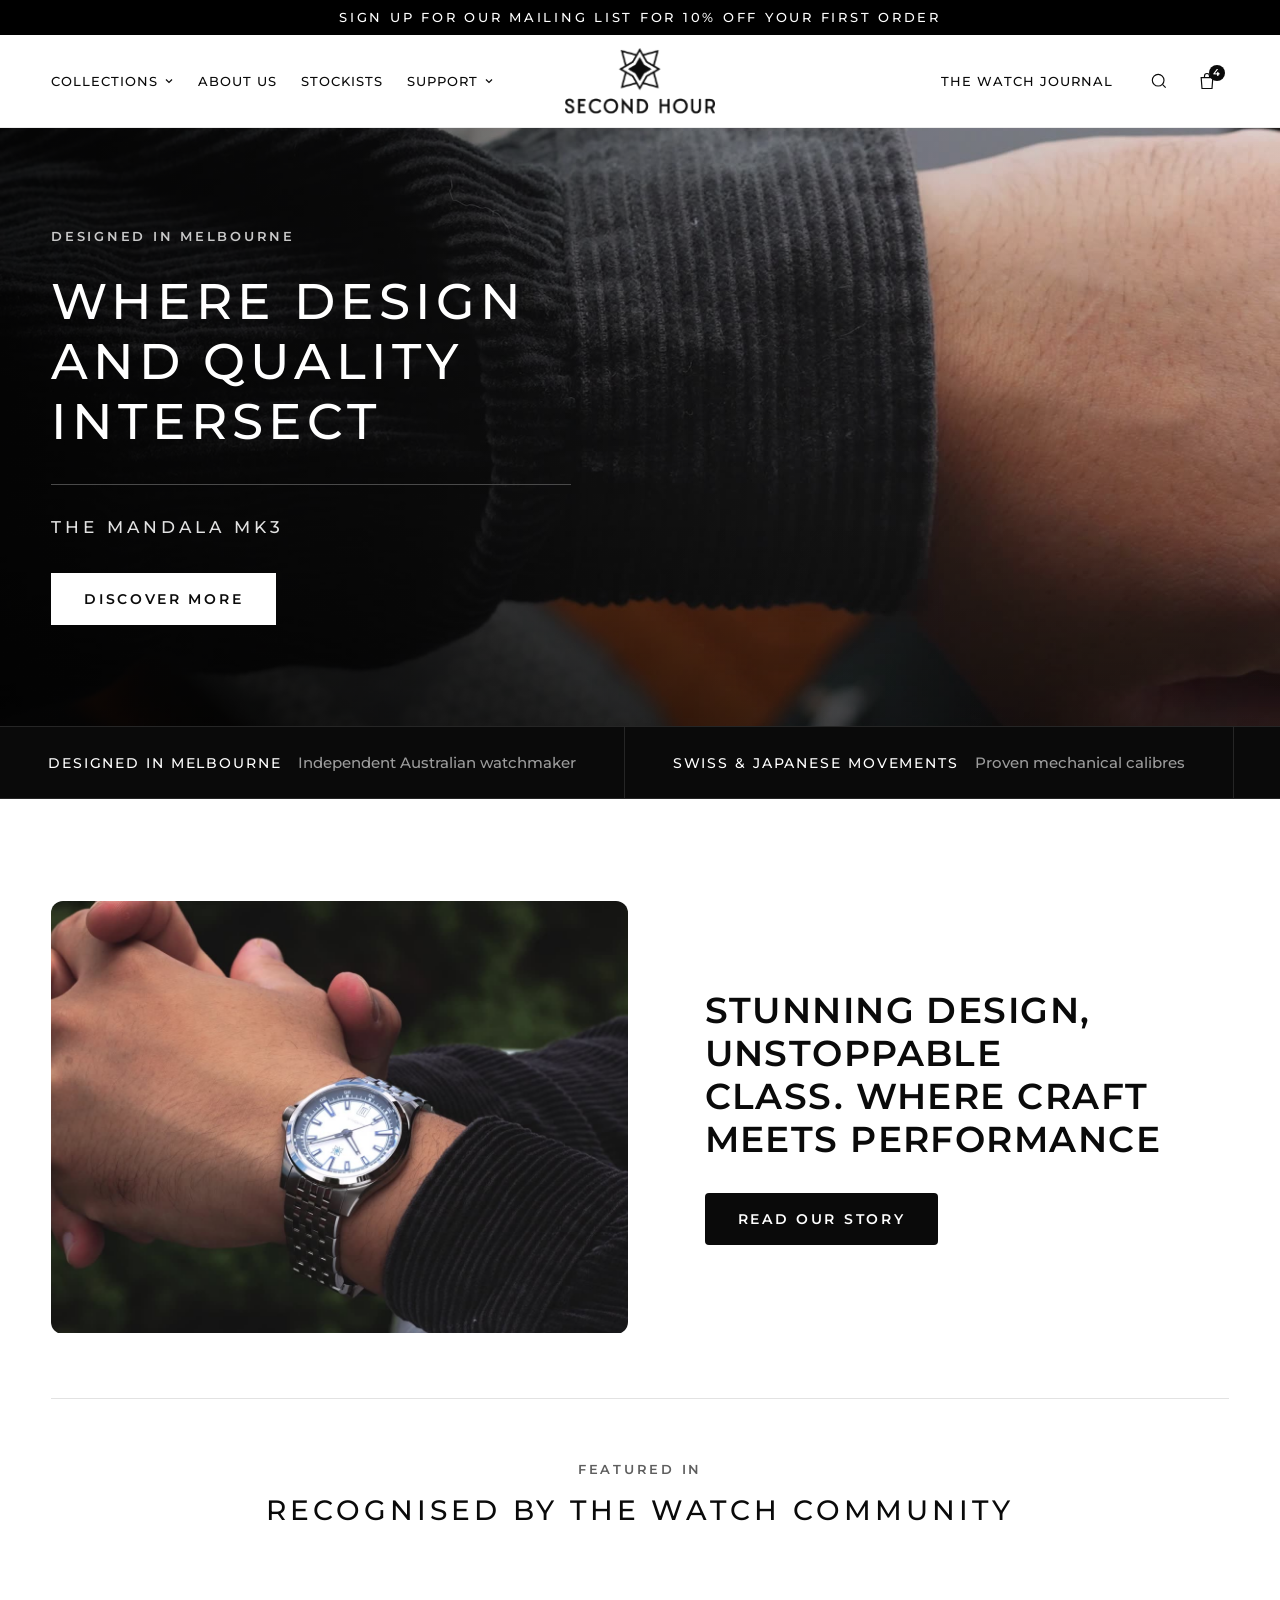
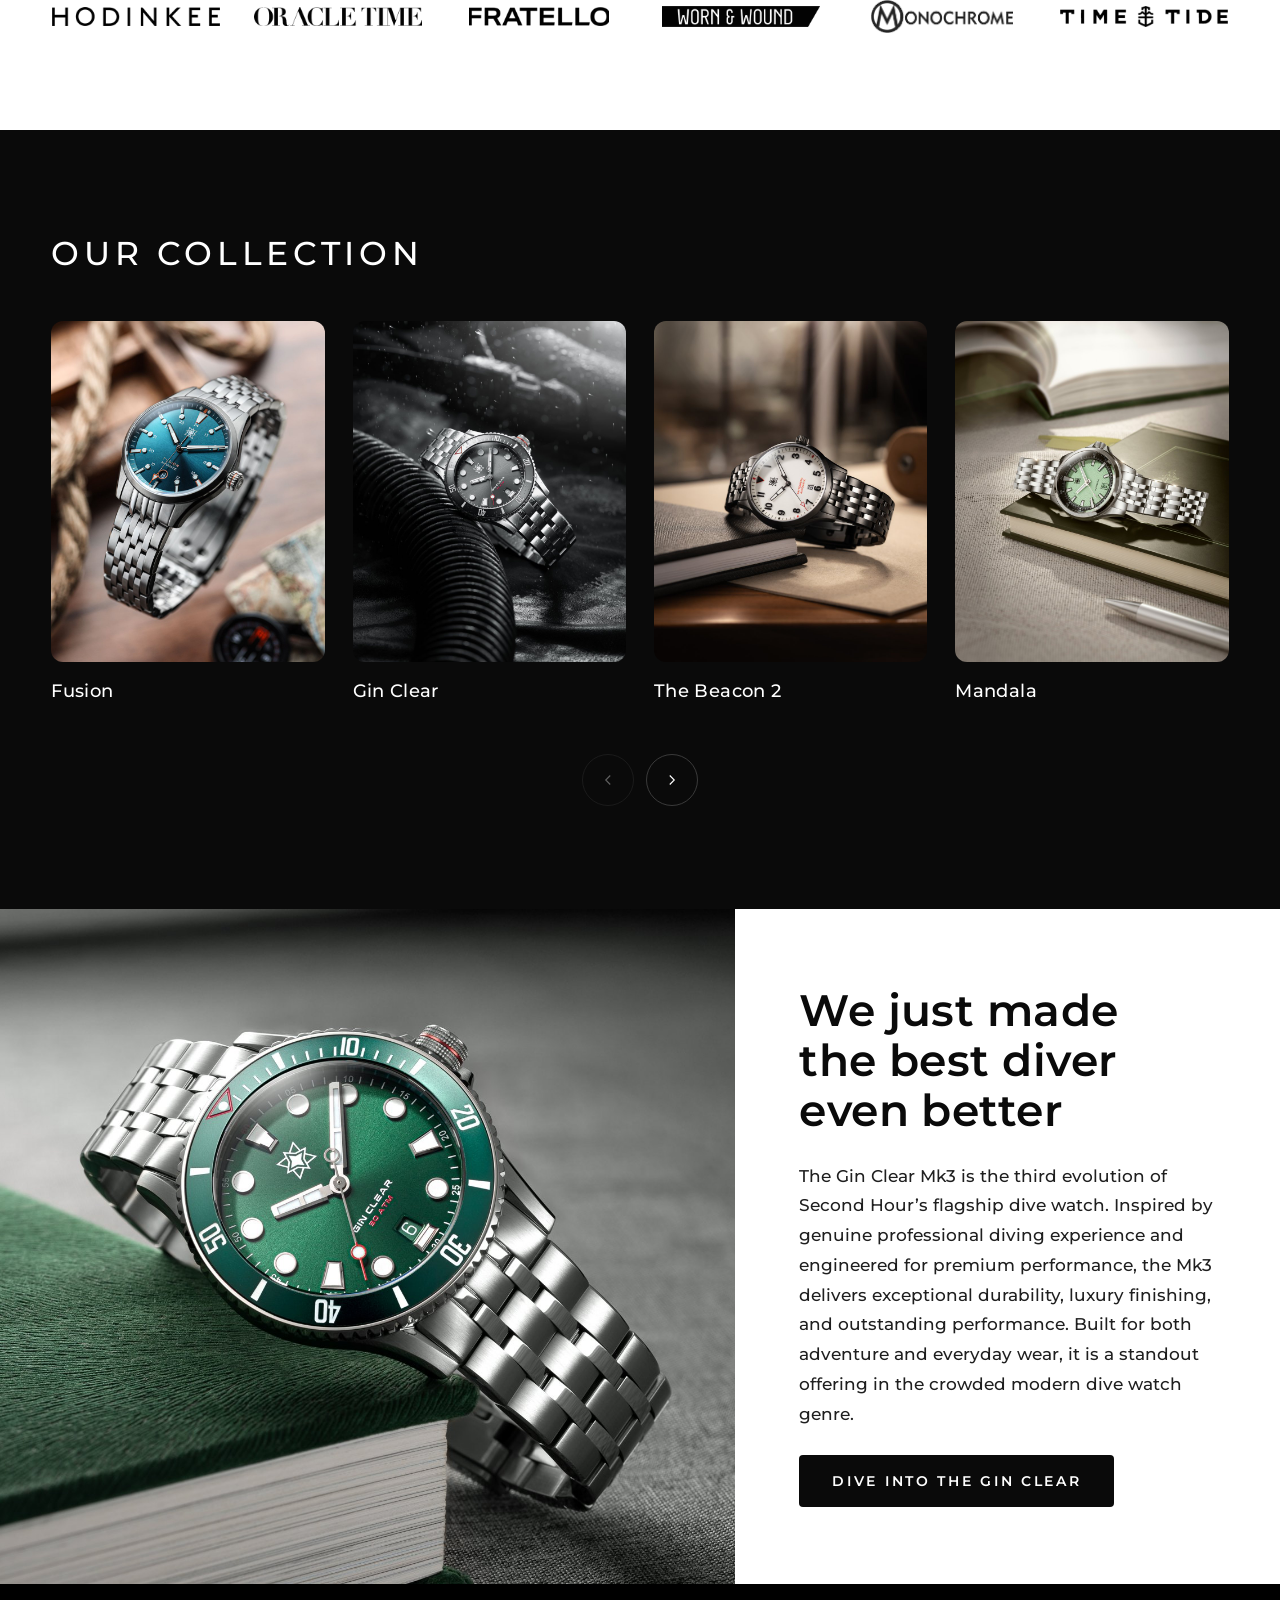
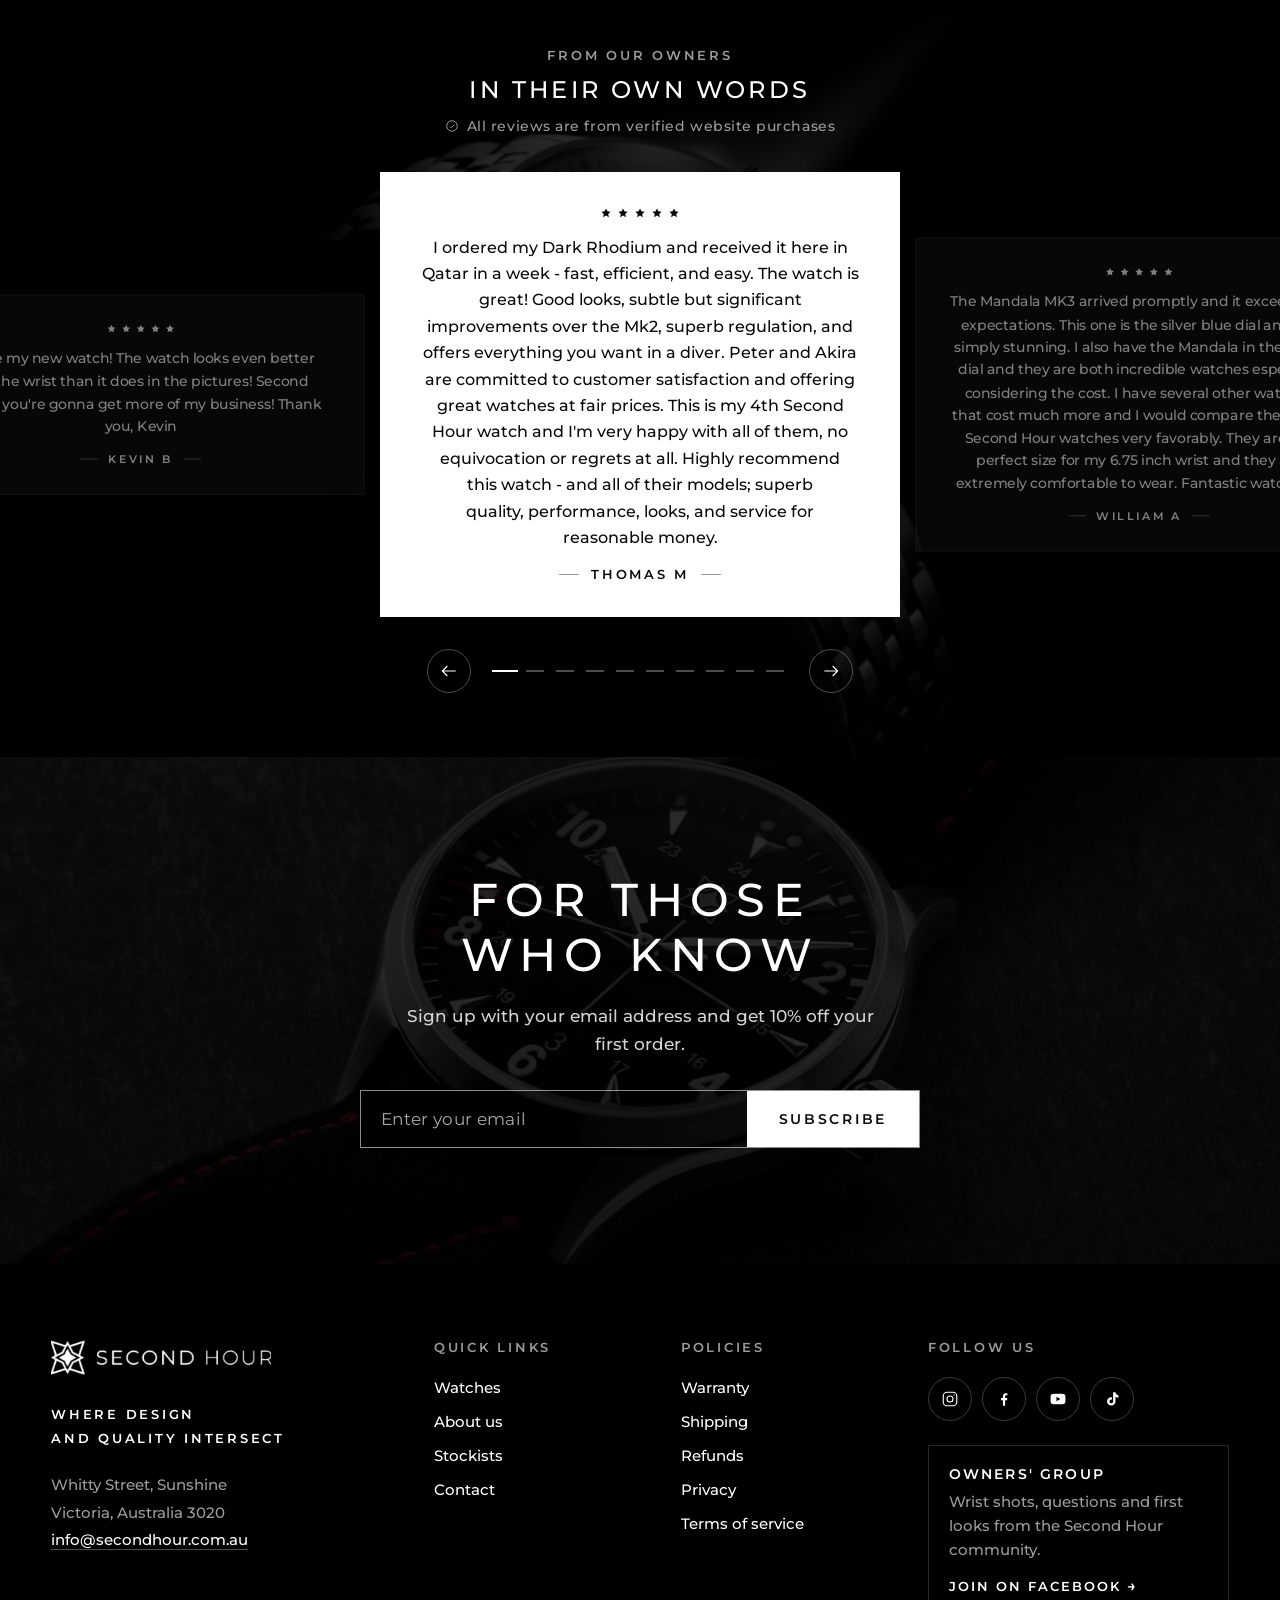
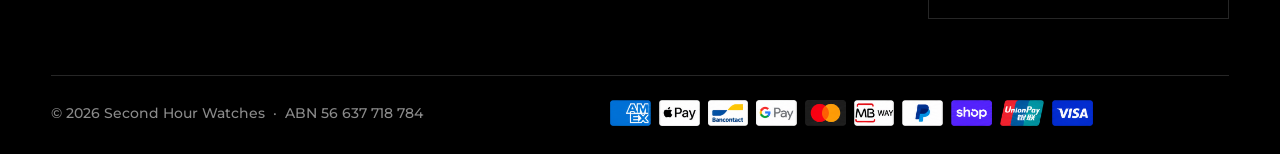
<file: index.html>
<!doctype html>
<html lang="en">
<head>
<meta charset="utf-8">
<meta name="viewport" content="width=device-width, initial-scale=1, viewport-fit=cover">
<title>Second Hour Storefront</title>
<meta name="description" content="Homepage redesign concept for Second Hour, the independent Melbourne watchmaker.">
<meta name="robots" content="noindex">
<link rel="preconnect" href="https://fonts.googleapis.com">
<link rel="preconnect" href="https://fonts.gstatic.com" crossorigin>
<link rel="stylesheet" href="https://fonts.googleapis.com/css2?family=Montserrat:wght@400;500;600;700&display=swap">
<link rel="stylesheet" href="assets/styles.css?v=202610061347">
</head>
<body>


<div id="top"></div>

<div class="announce" role="region" aria-label="Announcement">
  <p>Sign up for our mailing list for 10% off your first order</p>
</div>

<header class="header">
  <div class="header__inner">
    <div class="header__left">
      <button class="icon-btn burger" type="button" aria-label="Open menu" aria-controls="drawer" aria-expanded="false" id="drawer-open">
        <svg width="22" height="22" viewBox="0 0 24 24" fill="none" stroke="currentColor" stroke-width="1.4" aria-hidden="true"><path d="M3 7h18M3 12h18M3 17h18"/></svg>
      </button>
      <nav class="nav" aria-label="Main">
        <ul class="nav__list">
          <li class="nav__item nav__item--mega">
            <a href="#collection" class="nav__link" aria-haspopup="true">Collections
              <svg class="caret" width="10" height="10" viewBox="0 0 10 10" aria-hidden="true"><path d="M2 3.5 5 6.5 8 3.5" fill="none" stroke="currentColor" stroke-width="1.2"/></svg>
            </a>
            <div class="mega">
              <div class="mega__inner">
                <div>
                  <p class="label mega__label">The collection</p>
                  <ul class="mega__list">
                    <li><a href="#collection"><span class="mega__name">Gin Clear</span><span class="mega__desc">The flagship dive watch</span></a></li>
                    <li><a href="#collection"><span class="mega__name">Mandala</span><span class="mega__desc">A sports watch with a dial obsession</span></a></li>
                    <li><a href="#collection"><span class="mega__name">The Beacon 2</span><span class="mega__desc">Maximum visibility after dark</span></a></li>
                  </ul>
                </div>
                <div>
                  <p class="label mega__label" aria-hidden="true">&nbsp;</p>
                  <ul class="mega__list">
                    <li><a href="#collection"><span class="mega__name">Fusion</span><span class="mega__desc">Form and function, toughened to 1200 HV</span></a></li>
                    <li><a href="#collection"><span class="mega__name">Memoir</span><span class="mega__desc">Art Deco, refined for the wrist</span></a></li>
                    <li><a href="#collection" class="mega__all">View all watches <span aria-hidden="true">→</span></a></li>
                  </ul>
                </div>
                <a href="#collection" class="mega__feature">
                  <span class="mega__img"><img src="assets/ginclear.jpg" alt="Gin Clear dive watch with green dial resting on a green book"></span>
                  <span class="mega__copy">
                    <span class="label" style="color: var(--grey-on-light)">New</span>
                    <span class="mega__name">The Gin Clear 3</span>
                    <span class="mega__cta">Discover <span aria-hidden="true">→</span></span>
                  </span>
                </a>
              </div>
            </div>
          </li>
          <li class="nav__item"><a href="about" class="nav__link">About us</a></li>
          <li class="nav__item"><a href="stockists" class="nav__link">Stockists</a></li>
          <li class="nav__item nav__item--drop">
            <a href="#footer" class="nav__link" aria-haspopup="true">Support
              <svg class="caret" width="10" height="10" viewBox="0 0 10 10" aria-hidden="true"><path d="M2 3.5 5 6.5 8 3.5" fill="none" stroke="currentColor" stroke-width="1.2"/></svg>
            </a>
            <ul class="drop">
              <li><a href="shipping-policy#sp-warranty">Warranty</a></li>
              <li><a href="shipping-policy">Shipping</a></li>
              <li><a href="contact">Contact</a></li>
            </ul>
          </li>
        </ul>
      </nav>
    </div>

    <a href="./" class="logo" aria-label="Second Hour home">
      <img src="assets/logo-dark.png" alt="Second Hour" width="159" height="70">
    </a>

    <div class="header__right">
      <a href="#footer" class="nav__link journal">The Watch Journal</a>
      <button class="icon-btn" type="button" aria-label="Search">
        <svg width="20" height="20" viewBox="0 0 24 24" fill="none" stroke="currentColor" stroke-width="1.4" aria-hidden="true"><circle cx="11" cy="11" r="7"/><path d="m20 20-3.6-3.6"/></svg>
      </button>
      <a href="#collection" class="icon-btn" aria-label="Bag, 4 items">
        <svg width="20" height="20" viewBox="0 0 24 24" fill="none" stroke="currentColor" stroke-width="1.4" aria-hidden="true"><path d="M5 8h14l-1 13H6L5 8Z"/><path d="M9 8V6a3 3 0 0 1 6 0v2"/></svg>
        <span class="bag__count" aria-hidden="true">4</span>
      </a>
    </div>
  </div>
</header>

<div class="drawer" id="drawer" aria-hidden="true">
  <div class="drawer__scrim" data-close></div>
  <div class="drawer__panel" role="dialog" aria-label="Menu">
    <div class="drawer__top">
      <span class="label">Menu</span>
      <button class="icon-btn" type="button" aria-label="Close menu" data-close>
        <svg width="20" height="20" viewBox="0 0 24 24" fill="none" stroke="currentColor" stroke-width="1.4" aria-hidden="true"><path d="M6 6l12 12M18 6 6 18"/></svg>
      </button>
    </div>
    <nav aria-label="Mobile">
      <details class="acc">
        <summary>Collections</summary>
        <ul>
          <li><a href="#collection" data-close>Gin Clear</a></li>
          <li><a href="#collection" data-close>Mandala</a></li>
          <li><a href="#collection" data-close>The Beacon 2</a></li>
          <li><a href="#collection" data-close>Fusion</a></li>
          <li><a href="#collection" data-close>Memoir</a></li>
          <li><a href="#collection" data-close>View all watches →</a></li>
        </ul>
      </details>
      <a class="drawer__link" href="about">About us</a>
      <a class="drawer__link" href="stockists">Stockists</a>
      <details class="acc">
        <summary>Support</summary>
        <ul>
          <li><a href="shipping-policy#sp-warranty">Warranty</a></li>
          <li><a href="shipping-policy">Shipping</a></li>
          <li><a href="contact">Contact</a></li>
        </ul>
      </details>
      <a class="drawer__link" href="#footer" data-close>The Watch Journal</a>
      <a class="drawer__link" href="contact">Contact</a>
    </nav>
  </div>
</div>

<main>
  <section class="hero" aria-label="The Mandala Mk3">
    <figure class="hero__media">
      <video class="hero__video" id="hero-video" autoplay muted loop playsinline preload="auto" poster="assets/hero-poster.jpg" aria-hidden="true" data-src-mobile="assets/hero-portrait.mp4" data-src-tablet="assets/hero-tablet.mp4" data-src-desktop="assets/hero.mp4" data-poster-mobile="assets/hero-poster-mobile.jpg">
        <source src="assets/hero.mp4" type="video/mp4">
      </video>
    </figure>
    <div class="hero__copy">
      <span class="label hero__eyebrow">Designed in Melbourne</span>
      <h1>Where design<br>and quality<br>intersect</h1>
      <hr class="hero__rule">
      <p class="hero__product">The Mandala Mk3</p>
      <div class="hero__ctas">
        <a href="#collection" class="btn btn--light">Discover more</a>
      </div>
    </div>
  </section>

  <section class="marquee" aria-label="Why Second Hour">
    <div class="marquee__track">
      <div class="marquee__item"><b>Designed in Melbourne</b><span>Independent Australian watchmaker</span></div>
      <div class="marquee__item"><b>Swiss &amp; Japanese movements</b><span>Proven mechanical calibres</span></div>
      <div class="marquee__item"><b>Regulated in house</b><span>Every watch checked before dispatch</span></div>
      <div class="marquee__item"><b>24-month international warranty</b><span>Covered wherever you are</span></div>
      <div class="marquee__item" aria-hidden="true"><b>Designed in Melbourne</b><span>Independent Australian watchmaker</span></div>
      <div class="marquee__item" aria-hidden="true"><b>Swiss &amp; Japanese movements</b><span>Proven mechanical calibres</span></div>
      <div class="marquee__item" aria-hidden="true"><b>Regulated in house</b><span>Every watch checked before dispatch</span></div>
      <div class="marquee__item" aria-hidden="true"><b>24-month international warranty</b><span>Covered wherever you are</span></div>
    </div>
  </section>

  <section class="story" aria-labelledby="story-title">
    <div class="wrap story__inner">
      <div class="story__media">
        <video autoplay muted loop playsinline preload="metadata" poster="assets/story-poster.jpg" aria-label="Mandala Mk3 watches in different dial colours worn on the wrist">
          <source src="assets/story.mp4" type="video/mp4">
        </video>
      </div>
      <div class="story__copy">
        <h2 id="story-title">Stunning design, unstoppable class. Where craft meets performance</h2>
        <a href="about" class="btn btn--dark">Read our story</a>
      </div>
    </div>
  </section>

  <section class="press" aria-labelledby="press-title">
    <div class="wrap">
      <div class="press__head">
        <span class="label">Featured in</span>
        <h2 id="press-title">Recognised by the watch community</h2>
      </div>
      <div class="press__grid">
        <a href="#press-title" class="press__item"><img src="assets/press-hodinkee.png" alt="Hodinkee" loading="lazy"></a>
        <a href="#press-title" class="press__item"><img src="assets/press-oracletime.png" alt="Oracle Time" loading="lazy"></a>
        <a href="#press-title" class="press__item"><img src="assets/press-fratello.png" alt="Fratello" loading="lazy"></a>
        <a href="#press-title" class="press__item"><img src="assets/press-wornwound.png" alt="Worn &amp; Wound" loading="lazy"></a>
        <a href="#press-title" class="press__item"><img src="assets/press-monochrome.png" alt="Monochrome" loading="lazy"></a>
        <a href="#press-title" class="press__item"><img src="assets/press-timetide.png" alt="Time+Tide" loading="lazy"></a>
      </div>
    </div>
  </section>

  <section class="collection" id="collection" aria-labelledby="col-title">
    <div class="wrap">
      <h2 class="collection__title" id="col-title">Our collection</h2>
      <div class="col-track" id="col-track" tabindex="0" aria-label="Collections, scroll sideways">
        <a href="#collection" class="col-card"><div class="col-card__img"><img src="assets/col-fusion.jpg" alt="Fusion with teal sunburst dial on a steel bracelet, beside a coiled rope" loading="lazy"></div><span class="col-card__name">Fusion <span aria-hidden="true">→</span></span></a>
        <a href="#collection" class="col-card"><div class="col-card__img"><img src="assets/col-ginclear.jpg" alt="Gin Clear dive watch with grey dial, splashed with water" loading="lazy"></div><span class="col-card__name">Gin Clear <span aria-hidden="true">→</span></span></a>
        <a href="#collection" class="col-card"><div class="col-card__img"><img src="assets/col-beacon.jpg" alt="Beacon 2 field watch with white dial and black bracelet on a desk" loading="lazy"></div><span class="col-card__name">The Beacon 2 <span aria-hidden="true">→</span></span></a>
        <a href="#collection" class="col-card"><div class="col-card__img"><img src="assets/col-mandala.jpg" alt="Mandala with mint guilloché dial resting on a green book" loading="lazy"></div><span class="col-card__name">Mandala <span aria-hidden="true">→</span></span></a>
        <a href="#collection" class="col-card"><div class="col-card__img"><img src="assets/col-memoir.jpg" alt="Memoir rectangular watch with pale blue dial on a grey leather strap, on the wrist" loading="lazy"></div><span class="col-card__name">Memoir <span aria-hidden="true">→</span></span></a>
      </div>
      <div class="col-nav">
        <button type="button" id="col-prev" aria-label="Previous collections">
          <svg width="18" height="18" viewBox="0 0 24 24" fill="none" stroke="currentColor" stroke-width="1.5" aria-hidden="true"><path d="m15 6-6 6 6 6"/></svg>
        </button>
        <button type="button" id="col-next" aria-label="More collections">
          <svg width="18" height="18" viewBox="0 0 24 24" fill="none" stroke="currentColor" stroke-width="1.5" aria-hidden="true"><path d="m9 6 6 6-6 6"/></svg>
        </button>
      </div>
    </div>
  </section>

  <section class="feature" aria-labelledby="feature-title">
    <div class="feature__grid">
      <div class="feature__media">
        <img src="assets/ginclear-feature.jpg" alt="Gin Clear Mk3 with green dial and bezel on a steel bracelet, resting on a green book" loading="lazy">
        <img class="feature__fade" src="assets/ginclear-feature-2.jpg" alt="Gin Clear Mk3 with green dial and bezel against a glowing green backdrop" loading="lazy">
      </div>
      <div class="feature__copy">
        <h2 id="feature-title">We just made the best diver even better</h2>
        <p>The Gin Clear Mk3 is the third evolution of Second Hour’s flagship dive watch. Inspired by genuine professional diving experience and engineered for premium performance, the Mk3 delivers exceptional durability, luxury finishing, and outstanding performance. Built for both adventure and everyday wear, it is a standout offering in the crowded modern dive watch genre.</p>
        <a href="#collection" class="btn btn--dark">Dive into the Gin Clear</a>
      </div>
    </div>
  </section>

  <section class="reviews" aria-labelledby="rv-title">
    <figure class="reviews__media" aria-hidden="true">
      <!-- Swap for the 10-second clip: <video src="assets/reviews-bg.mp4" autoplay muted loop playsinline poster="assets/reviews-bg.jpg"></video> -->
      <img src="assets/reviews-bg.jpg" alt="">
    </figure>
    <div class="wrap">
      <div class="reviews__head">
        <span class="label">From our owners</span>
        <h2 id="rv-title">In their own words</h2>
        <p class="reviews__verified"><svg width="14" height="14" viewBox="0 0 24 24" fill="none" stroke="currentColor" stroke-width="1.6" aria-hidden="true"><circle cx="12" cy="12" r="9"/><path d="m8 12.5 2.7 2.7L16 9.8"/></svg>All reviews are from verified website purchases</p>
      </div>
      <div class="rv-stage" id="rv-stage" aria-roledescription="carousel" aria-label="Customer reviews">
        <figure class="rv-card" aria-roledescription="slide" aria-label="Review 1 of 10">
          <span class="rv-stars" role="img" aria-label="Rated 5 out of 5"><svg viewBox="0 0 24 24" fill="currentColor" aria-hidden="true"><path d="M12 2.8l2.8 5.9 6.4.8-4.7 4.4 1.2 6.4L12 17.2l-5.7 3.1 1.2-6.4L2.8 9.5l6.4-.8z"/></svg><svg viewBox="0 0 24 24" fill="currentColor" aria-hidden="true"><path d="M12 2.8l2.8 5.9 6.4.8-4.7 4.4 1.2 6.4L12 17.2l-5.7 3.1 1.2-6.4L2.8 9.5l6.4-.8z"/></svg><svg viewBox="0 0 24 24" fill="currentColor" aria-hidden="true"><path d="M12 2.8l2.8 5.9 6.4.8-4.7 4.4 1.2 6.4L12 17.2l-5.7 3.1 1.2-6.4L2.8 9.5l6.4-.8z"/></svg><svg viewBox="0 0 24 24" fill="currentColor" aria-hidden="true"><path d="M12 2.8l2.8 5.9 6.4.8-4.7 4.4 1.2 6.4L12 17.2l-5.7 3.1 1.2-6.4L2.8 9.5l6.4-.8z"/></svg><svg viewBox="0 0 24 24" fill="currentColor" aria-hidden="true"><path d="M12 2.8l2.8 5.9 6.4.8-4.7 4.4 1.2 6.4L12 17.2l-5.7 3.1 1.2-6.4L2.8 9.5l6.4-.8z"/></svg></span>
          <blockquote>I ordered my Dark Rhodium and received it here in Qatar in a week - fast, efficient, and easy. The watch is great! Good looks, subtle but significant improvements over the Mk2, superb regulation, and offers everything you want in a diver. Peter and Akira are committed to customer satisfaction and offering great watches at fair prices. This is my 4th Second Hour watch and I'm very happy with all of them, no equivocation or regrets at all. Highly recommend this watch - and all of their models; superb quality, performance, looks, and service for reasonable money.</blockquote>
          <button class="rv-more" type="button" aria-expanded="false">Read more</button>
          <figcaption>Thomas M</figcaption>
        </figure>
        <figure class="rv-card" aria-roledescription="slide" aria-label="Review 2 of 10">
          <span class="rv-stars" role="img" aria-label="Rated 5 out of 5"><svg viewBox="0 0 24 24" fill="currentColor" aria-hidden="true"><path d="M12 2.8l2.8 5.9 6.4.8-4.7 4.4 1.2 6.4L12 17.2l-5.7 3.1 1.2-6.4L2.8 9.5l6.4-.8z"/></svg><svg viewBox="0 0 24 24" fill="currentColor" aria-hidden="true"><path d="M12 2.8l2.8 5.9 6.4.8-4.7 4.4 1.2 6.4L12 17.2l-5.7 3.1 1.2-6.4L2.8 9.5l6.4-.8z"/></svg><svg viewBox="0 0 24 24" fill="currentColor" aria-hidden="true"><path d="M12 2.8l2.8 5.9 6.4.8-4.7 4.4 1.2 6.4L12 17.2l-5.7 3.1 1.2-6.4L2.8 9.5l6.4-.8z"/></svg><svg viewBox="0 0 24 24" fill="currentColor" aria-hidden="true"><path d="M12 2.8l2.8 5.9 6.4.8-4.7 4.4 1.2 6.4L12 17.2l-5.7 3.1 1.2-6.4L2.8 9.5l6.4-.8z"/></svg><svg viewBox="0 0 24 24" fill="currentColor" aria-hidden="true"><path d="M12 2.8l2.8 5.9 6.4.8-4.7 4.4 1.2 6.4L12 17.2l-5.7 3.1 1.2-6.4L2.8 9.5l6.4-.8z"/></svg></span>
          <blockquote>The Mandala MK3 arrived promptly and it exceeds my expectations. This one is the silver blue dial and it is simply stunning. I also have the Mandala in the black dial and they are both incredible watches especially considering the cost. I have several other watches that cost much more and I would compare these two Second Hour watches very favorably. They are the perfect size for my 6.75 inch wrist and they are extremely comfortable to wear. Fantastic watches!!!!</blockquote>
          <button class="rv-more" type="button" aria-expanded="false">Read more</button>
          <figcaption>William A</figcaption>
        </figure>
        <figure class="rv-card" aria-roledescription="slide" aria-label="Review 3 of 10">
          <span class="rv-stars" role="img" aria-label="Rated 5 out of 5"><svg viewBox="0 0 24 24" fill="currentColor" aria-hidden="true"><path d="M12 2.8l2.8 5.9 6.4.8-4.7 4.4 1.2 6.4L12 17.2l-5.7 3.1 1.2-6.4L2.8 9.5l6.4-.8z"/></svg><svg viewBox="0 0 24 24" fill="currentColor" aria-hidden="true"><path d="M12 2.8l2.8 5.9 6.4.8-4.7 4.4 1.2 6.4L12 17.2l-5.7 3.1 1.2-6.4L2.8 9.5l6.4-.8z"/></svg><svg viewBox="0 0 24 24" fill="currentColor" aria-hidden="true"><path d="M12 2.8l2.8 5.9 6.4.8-4.7 4.4 1.2 6.4L12 17.2l-5.7 3.1 1.2-6.4L2.8 9.5l6.4-.8z"/></svg><svg viewBox="0 0 24 24" fill="currentColor" aria-hidden="true"><path d="M12 2.8l2.8 5.9 6.4.8-4.7 4.4 1.2 6.4L12 17.2l-5.7 3.1 1.2-6.4L2.8 9.5l6.4-.8z"/></svg><svg viewBox="0 0 24 24" fill="currentColor" aria-hidden="true"><path d="M12 2.8l2.8 5.9 6.4.8-4.7 4.4 1.2 6.4L12 17.2l-5.7 3.1 1.2-6.4L2.8 9.5l6.4-.8z"/></svg></span>
          <blockquote>Fell in love with this watch from the first time I saw it online. Ordered it and received it quickly. The watch wears great and the strap is better than any I have ever seen before. This is my second watch from this company. Felt great supporting an independent brand who really cares about their product and customer.</blockquote>
          <button class="rv-more" type="button" aria-expanded="false">Read more</button>
          <figcaption>Jose S</figcaption>
        </figure>
        <figure class="rv-card" aria-roledescription="slide" aria-label="Review 4 of 10">
          <span class="rv-stars" role="img" aria-label="Rated 5 out of 5"><svg viewBox="0 0 24 24" fill="currentColor" aria-hidden="true"><path d="M12 2.8l2.8 5.9 6.4.8-4.7 4.4 1.2 6.4L12 17.2l-5.7 3.1 1.2-6.4L2.8 9.5l6.4-.8z"/></svg><svg viewBox="0 0 24 24" fill="currentColor" aria-hidden="true"><path d="M12 2.8l2.8 5.9 6.4.8-4.7 4.4 1.2 6.4L12 17.2l-5.7 3.1 1.2-6.4L2.8 9.5l6.4-.8z"/></svg><svg viewBox="0 0 24 24" fill="currentColor" aria-hidden="true"><path d="M12 2.8l2.8 5.9 6.4.8-4.7 4.4 1.2 6.4L12 17.2l-5.7 3.1 1.2-6.4L2.8 9.5l6.4-.8z"/></svg><svg viewBox="0 0 24 24" fill="currentColor" aria-hidden="true"><path d="M12 2.8l2.8 5.9 6.4.8-4.7 4.4 1.2 6.4L12 17.2l-5.7 3.1 1.2-6.4L2.8 9.5l6.4-.8z"/></svg><svg viewBox="0 0 24 24" fill="currentColor" aria-hidden="true"><path d="M12 2.8l2.8 5.9 6.4.8-4.7 4.4 1.2 6.4L12 17.2l-5.7 3.1 1.2-6.4L2.8 9.5l6.4-.8z"/></svg></span>
          <blockquote>Absolutely spectacular! I love the bracelet. It's nice to get away from a 3-link, oyster-style bracelet. The watch looks great as is or with a black or red/black strap. It's just beautiful without being pretentious.</blockquote>
          <button class="rv-more" type="button" aria-expanded="false">Read more</button>
          <figcaption>Steven K</figcaption>
        </figure>
        <figure class="rv-card" aria-roledescription="slide" aria-label="Review 5 of 10">
          <span class="rv-stars" role="img" aria-label="Rated 5 out of 5"><svg viewBox="0 0 24 24" fill="currentColor" aria-hidden="true"><path d="M12 2.8l2.8 5.9 6.4.8-4.7 4.4 1.2 6.4L12 17.2l-5.7 3.1 1.2-6.4L2.8 9.5l6.4-.8z"/></svg><svg viewBox="0 0 24 24" fill="currentColor" aria-hidden="true"><path d="M12 2.8l2.8 5.9 6.4.8-4.7 4.4 1.2 6.4L12 17.2l-5.7 3.1 1.2-6.4L2.8 9.5l6.4-.8z"/></svg><svg viewBox="0 0 24 24" fill="currentColor" aria-hidden="true"><path d="M12 2.8l2.8 5.9 6.4.8-4.7 4.4 1.2 6.4L12 17.2l-5.7 3.1 1.2-6.4L2.8 9.5l6.4-.8z"/></svg><svg viewBox="0 0 24 24" fill="currentColor" aria-hidden="true"><path d="M12 2.8l2.8 5.9 6.4.8-4.7 4.4 1.2 6.4L12 17.2l-5.7 3.1 1.2-6.4L2.8 9.5l6.4-.8z"/></svg><svg viewBox="0 0 24 24" fill="currentColor" aria-hidden="true"><path d="M12 2.8l2.8 5.9 6.4.8-4.7 4.4 1.2 6.4L12 17.2l-5.7 3.1 1.2-6.4L2.8 9.5l6.4-.8z"/></svg></span>
          <blockquote>Thorough &amp; transparent process. The Gin Clear is immaculate, integral and precise. As the ETA was ticking out of the box, I have not wound it; my only amendment was a leather strap. Thank you.</blockquote>
          <figcaption>James O</figcaption>
        </figure>
        <figure class="rv-card" aria-roledescription="slide" aria-label="Review 6 of 10">
          <span class="rv-stars" role="img" aria-label="Rated 5 out of 5"><svg viewBox="0 0 24 24" fill="currentColor" aria-hidden="true"><path d="M12 2.8l2.8 5.9 6.4.8-4.7 4.4 1.2 6.4L12 17.2l-5.7 3.1 1.2-6.4L2.8 9.5l6.4-.8z"/></svg><svg viewBox="0 0 24 24" fill="currentColor" aria-hidden="true"><path d="M12 2.8l2.8 5.9 6.4.8-4.7 4.4 1.2 6.4L12 17.2l-5.7 3.1 1.2-6.4L2.8 9.5l6.4-.8z"/></svg><svg viewBox="0 0 24 24" fill="currentColor" aria-hidden="true"><path d="M12 2.8l2.8 5.9 6.4.8-4.7 4.4 1.2 6.4L12 17.2l-5.7 3.1 1.2-6.4L2.8 9.5l6.4-.8z"/></svg><svg viewBox="0 0 24 24" fill="currentColor" aria-hidden="true"><path d="M12 2.8l2.8 5.9 6.4.8-4.7 4.4 1.2 6.4L12 17.2l-5.7 3.1 1.2-6.4L2.8 9.5l6.4-.8z"/></svg><svg viewBox="0 0 24 24" fill="currentColor" aria-hidden="true"><path d="M12 2.8l2.8 5.9 6.4.8-4.7 4.4 1.2 6.4L12 17.2l-5.7 3.1 1.2-6.4L2.8 9.5l6.4-.8z"/></svg></span>
          <blockquote>Marvelous product, way better than pictures from the website when you hold it in your hand. Very friendly owners.</blockquote>
          <figcaption>Anton-Mihail N</figcaption>
        </figure>
        <figure class="rv-card" aria-roledescription="slide" aria-label="Review 7 of 10">
          <span class="rv-stars" role="img" aria-label="Rated 5 out of 5"><svg viewBox="0 0 24 24" fill="currentColor" aria-hidden="true"><path d="M12 2.8l2.8 5.9 6.4.8-4.7 4.4 1.2 6.4L12 17.2l-5.7 3.1 1.2-6.4L2.8 9.5l6.4-.8z"/></svg><svg viewBox="0 0 24 24" fill="currentColor" aria-hidden="true"><path d="M12 2.8l2.8 5.9 6.4.8-4.7 4.4 1.2 6.4L12 17.2l-5.7 3.1 1.2-6.4L2.8 9.5l6.4-.8z"/></svg><svg viewBox="0 0 24 24" fill="currentColor" aria-hidden="true"><path d="M12 2.8l2.8 5.9 6.4.8-4.7 4.4 1.2 6.4L12 17.2l-5.7 3.1 1.2-6.4L2.8 9.5l6.4-.8z"/></svg><svg viewBox="0 0 24 24" fill="currentColor" aria-hidden="true"><path d="M12 2.8l2.8 5.9 6.4.8-4.7 4.4 1.2 6.4L12 17.2l-5.7 3.1 1.2-6.4L2.8 9.5l6.4-.8z"/></svg><svg viewBox="0 0 24 24" fill="currentColor" aria-hidden="true"><path d="M12 2.8l2.8 5.9 6.4.8-4.7 4.4 1.2 6.4L12 17.2l-5.7 3.1 1.2-6.4L2.8 9.5l6.4-.8z"/></svg></span>
          <blockquote>The Memoir surprised me with how much quality is embedded. The case, the design, the accuracy of its timekeeping, even the strap... It's a grand piece that belies the cost. I doubt I've another watch in my collection that punches so far above its weight.</blockquote>
          <button class="rv-more" type="button" aria-expanded="false">Read more</button>
          <figcaption>Nick R</figcaption>
        </figure>
        <figure class="rv-card" aria-roledescription="slide" aria-label="Review 8 of 10">
          <span class="rv-stars" role="img" aria-label="Rated 5 out of 5"><svg viewBox="0 0 24 24" fill="currentColor" aria-hidden="true"><path d="M12 2.8l2.8 5.9 6.4.8-4.7 4.4 1.2 6.4L12 17.2l-5.7 3.1 1.2-6.4L2.8 9.5l6.4-.8z"/></svg><svg viewBox="0 0 24 24" fill="currentColor" aria-hidden="true"><path d="M12 2.8l2.8 5.9 6.4.8-4.7 4.4 1.2 6.4L12 17.2l-5.7 3.1 1.2-6.4L2.8 9.5l6.4-.8z"/></svg><svg viewBox="0 0 24 24" fill="currentColor" aria-hidden="true"><path d="M12 2.8l2.8 5.9 6.4.8-4.7 4.4 1.2 6.4L12 17.2l-5.7 3.1 1.2-6.4L2.8 9.5l6.4-.8z"/></svg><svg viewBox="0 0 24 24" fill="currentColor" aria-hidden="true"><path d="M12 2.8l2.8 5.9 6.4.8-4.7 4.4 1.2 6.4L12 17.2l-5.7 3.1 1.2-6.4L2.8 9.5l6.4-.8z"/></svg><svg viewBox="0 0 24 24" fill="currentColor" aria-hidden="true"><path d="M12 2.8l2.8 5.9 6.4.8-4.7 4.4 1.2 6.4L12 17.2l-5.7 3.1 1.2-6.4L2.8 9.5l6.4-.8z"/></svg></span>
          <blockquote>From start to finish, Second Hour was GREAT. Easy to order, fulfilled right away and shipped without a problem. Upon arrival the watch was more than expected. Excellent feel which exuded quality and a real eye catcher without the bling and crazy crap I see on watches today. If you want a clean, attractive time piece at a very reasonable price, this is the one for you.</blockquote>
          <button class="rv-more" type="button" aria-expanded="false">Read more</button>
          <figcaption>Eric C</figcaption>
        </figure>
        <figure class="rv-card" aria-roledescription="slide" aria-label="Review 9 of 10">
          <span class="rv-stars" role="img" aria-label="Rated 5 out of 5"><svg viewBox="0 0 24 24" fill="currentColor" aria-hidden="true"><path d="M12 2.8l2.8 5.9 6.4.8-4.7 4.4 1.2 6.4L12 17.2l-5.7 3.1 1.2-6.4L2.8 9.5l6.4-.8z"/></svg><svg viewBox="0 0 24 24" fill="currentColor" aria-hidden="true"><path d="M12 2.8l2.8 5.9 6.4.8-4.7 4.4 1.2 6.4L12 17.2l-5.7 3.1 1.2-6.4L2.8 9.5l6.4-.8z"/></svg><svg viewBox="0 0 24 24" fill="currentColor" aria-hidden="true"><path d="M12 2.8l2.8 5.9 6.4.8-4.7 4.4 1.2 6.4L12 17.2l-5.7 3.1 1.2-6.4L2.8 9.5l6.4-.8z"/></svg><svg viewBox="0 0 24 24" fill="currentColor" aria-hidden="true"><path d="M12 2.8l2.8 5.9 6.4.8-4.7 4.4 1.2 6.4L12 17.2l-5.7 3.1 1.2-6.4L2.8 9.5l6.4-.8z"/></svg><svg viewBox="0 0 24 24" fill="currentColor" aria-hidden="true"><path d="M12 2.8l2.8 5.9 6.4.8-4.7 4.4 1.2 6.4L12 17.2l-5.7 3.1 1.2-6.4L2.8 9.5l6.4-.8z"/></svg></span>
          <blockquote>Excellent watch with very high quality and attention to detail. Sleek, refined and understated. Ordering and delivery were very clearly managed and well-handled by Second Hour.</blockquote>
          <figcaption>Jesse R</figcaption>
        </figure>
        <figure class="rv-card" aria-roledescription="slide" aria-label="Review 10 of 10">
          <span class="rv-stars" role="img" aria-label="Rated 5 out of 5"><svg viewBox="0 0 24 24" fill="currentColor" aria-hidden="true"><path d="M12 2.8l2.8 5.9 6.4.8-4.7 4.4 1.2 6.4L12 17.2l-5.7 3.1 1.2-6.4L2.8 9.5l6.4-.8z"/></svg><svg viewBox="0 0 24 24" fill="currentColor" aria-hidden="true"><path d="M12 2.8l2.8 5.9 6.4.8-4.7 4.4 1.2 6.4L12 17.2l-5.7 3.1 1.2-6.4L2.8 9.5l6.4-.8z"/></svg><svg viewBox="0 0 24 24" fill="currentColor" aria-hidden="true"><path d="M12 2.8l2.8 5.9 6.4.8-4.7 4.4 1.2 6.4L12 17.2l-5.7 3.1 1.2-6.4L2.8 9.5l6.4-.8z"/></svg><svg viewBox="0 0 24 24" fill="currentColor" aria-hidden="true"><path d="M12 2.8l2.8 5.9 6.4.8-4.7 4.4 1.2 6.4L12 17.2l-5.7 3.1 1.2-6.4L2.8 9.5l6.4-.8z"/></svg><svg viewBox="0 0 24 24" fill="currentColor" aria-hidden="true"><path d="M12 2.8l2.8 5.9 6.4.8-4.7 4.4 1.2 6.4L12 17.2l-5.7 3.1 1.2-6.4L2.8 9.5l6.4-.8z"/></svg></span>
          <blockquote>I love my new watch! The watch looks even better on the wrist than it does in the pictures! Second Hour, you're gonna get more of my business! Thank you, Kevin</blockquote>
          <figcaption>Kevin B</figcaption>
        </figure>
      </div>
      <div class="rv-controls">
        <button class="rv-arrow" type="button" id="rv-prev" aria-label="Previous review">
          <svg width="20" height="20" viewBox="0 0 24 24" fill="none" stroke="currentColor" stroke-width="1.4" aria-hidden="true"><path d="M20 12H4M10 6l-6 6 6 6"/></svg>
        </button>
        <div class="rv-dots" id="rv-dots"></div>
        <button class="rv-arrow" type="button" id="rv-next" aria-label="Next review">
          <svg width="20" height="20" viewBox="0 0 24 24" fill="none" stroke="currentColor" stroke-width="1.4" aria-hidden="true"><path d="M4 12h16M14 6l6 6-6 6"/></svg>
        </button>
      </div>
    </div>
  </section>

  <section class="newsletter" aria-labelledby="nl-title">
    <div class="newsletter__inner">
      <h2 id="nl-title">
        <span class="nl-title-text">For those who know</span>
        <button class="nl-toggle" type="button" id="nl-toggle" aria-expanded="false" aria-controls="nl-body">
          <span>For those who know</span>
          <svg width="20" height="20" viewBox="0 0 24 24" fill="none" stroke="currentColor" stroke-width="1.6" aria-hidden="true"><path d="m6 9 6 6 6-6"/></svg>
        </button>
      </h2>
      <div class="nl-body" id="nl-body">
        <p>Sign up with your email address and get 10% off your first order.</p>
        <form class="nl-form" id="nl-form" novalidate>
          <label for="nl-email" class="vh">Email address</label>
          <input id="nl-email" name="email" type="email" placeholder="Enter your email" autocomplete="email" required>
          <button type="submit" class="btn btn--light">Subscribe</button>
        </form>
        <p class="nl-note" id="nl-note" role="status"></p>
      </div>
    </div>
  </section>
</main>

<footer class="footer" id="footer">
  <div class="footer__inner">
    <div class="footer__top">
      <div class="footer__brand">
        <img src="assets/logo-white.png" alt="Second Hour" width="277" height="44">
        <p class="label footer__tagline">Where design<br>and quality intersect</p>
        <address class="footer__contact">
          Whitty Street, Sunshine<br>
          Victoria, Australia 3020<br>
          <span>info@secondhour.com.au</span>
        </address>
      </div>

      <div class="footer__menus">
        <div>
          <h2 class="label footer__heading">Quick links</h2>
          <ul class="footer__links">
            <li><a href="#collection">Watches</a></li>
            <li><a href="about">About us</a></li>
            <li><a href="stockists">Stockists</a></li>
            <li><a href="contact">Contact</a></li>
          </ul>
        </div>
        <div>
          <h2 class="label footer__heading">Policies</h2>
          <ul class="footer__links">
            <li><a href="shipping-policy#sp-warranty">Warranty</a></li>
            <li><a href="shipping-policy">Shipping</a></li>
            <li><a href="refund-policy">Refunds</a></li>
            <li><a href="privacy">Privacy</a></li>
            <li><a href="terms-of-service">Terms of service</a></li>
          </ul>
        </div>
        <div>
          <h2 class="label footer__heading">Follow us</h2>
          <ul class="social">
            <li><a href="https://www.instagram.com/secondhourwatches/" aria-label="Instagram">
              <svg width="18" height="18" viewBox="0 0 24 24" fill="none" stroke="currentColor" stroke-width="1.5" aria-hidden="true"><rect x="3" y="3" width="18" height="18" rx="5"/><circle cx="12" cy="12" r="4"/><circle cx="17.5" cy="6.5" r="0.8" fill="currentColor" stroke="none"/></svg>
            </a></li>
            <li><a href="https://www.facebook.com/SecondHourWatch" aria-label="Facebook">
              <svg width="18" height="18" viewBox="0 0 24 24" fill="currentColor" aria-hidden="true"><path d="M13.5 21v-7.5h2.5l.4-3h-2.9V8.6c0-.9.3-1.5 1.5-1.5h1.5V4.4c-.3 0-1.2-.1-2.2-.1-2.2 0-3.7 1.3-3.7 3.8v2.4H8v3h2.6V21h2.9Z"/></svg>
            </a></li>
            <li><a href="https://www.youtube.com/@SecondHourWatches" aria-label="YouTube">
              <svg width="18" height="18" viewBox="0 0 24 24" fill="currentColor" aria-hidden="true"><path d="M21.6 7.2a2.5 2.5 0 0 0-1.8-1.8C18.2 5 12 5 12 5s-6.2 0-7.8.4A2.5 2.5 0 0 0 2.4 7.2 26 26 0 0 0 2 12a26 26 0 0 0 .4 4.8 2.5 2.5 0 0 0 1.8 1.8C5.8 19 12 19 12 19s6.2 0 7.8-.4a2.5 2.5 0 0 0 1.8-1.8A26 26 0 0 0 22 12a26 26 0 0 0-.4-4.8ZM10 15V9l5.2 3L10 15Z"/></svg>
            </a></li>
            <li><a href="#tiktok" aria-label="TikTok">
              <svg width="18" height="18" viewBox="0 0 24 24" fill="currentColor" aria-hidden="true"><path d="M16.6 3c.4 2.2 1.8 3.7 4 4v3.1c-1.5 0-2.9-.5-4-1.2v6.3a5.6 5.6 0 1 1-5.6-5.6c.3 0 .6 0 .9.1v3.2a2.5 2.5 0 1 0 1.6 2.3V3h3.1Z"/></svg>
            </a></li>
          </ul>
          <a class="group" href="https://www.facebook.com/groups/901599277070121">
            <b>Owners' group</b>
            <span>Wrist shots, questions and first looks from the Second Hour community.</span>
            <em>Join on Facebook <span aria-hidden="true" style="color: inherit">→</span></em>
          </a>
        </div>
      </div>
    </div>

    <div class="footer__bottom">
      <div class="footer__legal">
        <span>© 2026 Second Hour Watches</span>
        <span aria-hidden="true">·</span>
        <span>ABN 56 637 718 784</span>
      </div>
      <ul class="pay" aria-label="Accepted payment methods">
        <li><img src="assets/pay-amex.png" alt="American Express" width="38" height="24"></li>
        <li><img src="assets/pay-applepay.png" alt="Apple Pay" width="36" height="24"></li>
        <li><img src="assets/pay-bancontact.png" alt="Bancontact" width="36" height="22"></li>
        <li><img src="assets/pay-googlepay.png" alt="Google Pay" width="36" height="22"></li>
        <li><img src="assets/pay-mastercard.png" alt="Mastercard" width="38" height="24"></li>
        <li><img src="assets/pay-mbway.png" alt="MB WAY" width="36" height="22"></li>
        <li><img src="assets/pay-paypal.png" alt="PayPal" width="36" height="22"></li>
        <li><img src="assets/pay-shoppay.png" alt="Shop Pay" width="38" height="24"></li>
        <li><img src="assets/pay-unionpay.png" alt="UnionPay" width="38" height="24"></li>
        <li><img src="assets/pay-visa.png" alt="Visa" width="38" height="24"></li>
      </ul>
    </div>
  </div>
</footer>

<!-- Floating dock: hidden at the top of the page, fades in after scrolling -->
<div class="dock" id="dock" aria-hidden="true">
  <button class="totop" type="button" id="totop" aria-label="Back to top" tabindex="-1">
    <svg width="18" height="18" viewBox="0 0 24 24" fill="none" stroke="currentColor" stroke-width="1.5" aria-hidden="true"><path d="M12 19V5M6 11l6-6 6 6"/></svg>
  </button>
  <div class="currency">
    <div class="currency__menu" id="currency-menu" role="menu" aria-label="Currency" hidden>
      <button type="button" role="menuitemradio" aria-checked="false" data-code="USD" data-flag="assets/flag-usd.png"><img src="assets/flag-usd.png" alt="">US Dollar (USD)</button>
      <button type="button" role="menuitemradio" aria-checked="false" data-code="GBP" data-flag="assets/flag-gbp.png"><img src="assets/flag-gbp.png" alt="">British Pound (GBP)</button>
      <button type="button" role="menuitemradio" aria-checked="false" data-code="EUR" data-flag="assets/flag-eur.png"><img src="assets/flag-eur.png" alt="">Euro (EUR)</button>
      <button type="button" role="menuitemradio" aria-checked="false" data-code="CAD" data-flag="assets/flag-cad.png"><img src="assets/flag-cad.png" alt="">Canadian Dollar (CAD)</button>
      <button type="button" role="menuitemradio" aria-checked="true" data-code="AUD" data-flag="assets/flag-aud.png"><img src="assets/flag-aud.png" alt="">Australian Dollar (AUD)</button>
    </div>
    <button class="currency__btn" type="button" id="currency-btn" aria-haspopup="menu" aria-expanded="false" aria-controls="currency-menu" tabindex="-1">
      <img id="currency-flag" src="assets/flag-aud.png" alt="">
      <span id="currency-code">AUD</span>
      <svg width="10" height="10" viewBox="0 0 10 10" aria-hidden="true"><path d="M2 6.5 5 3.5 8 6.5" fill="none" stroke="currentColor" stroke-width="1.3"/></svg>
      <span class="vh">Change currency</span>
    </button>
  </div>
</div>

<script src="assets/site.js?v=202610061347"></script>
</body>
</html>
</file>
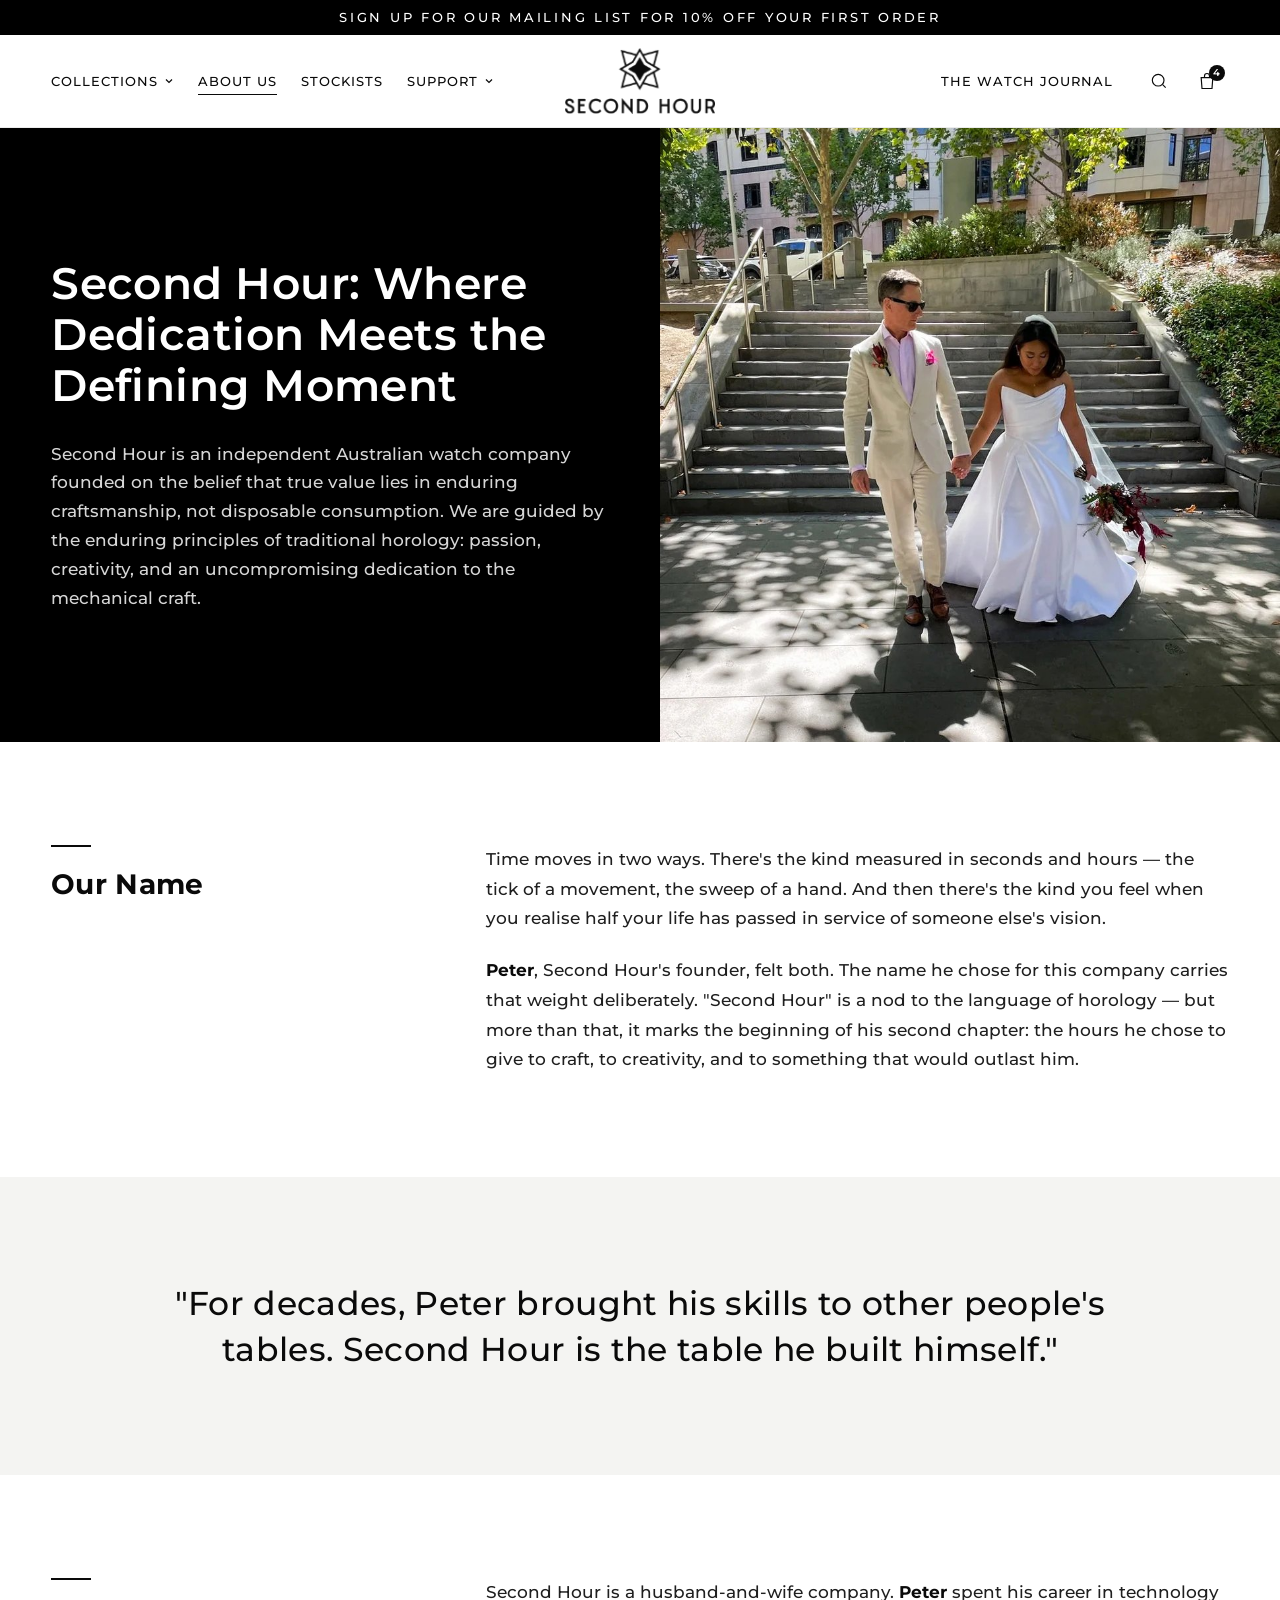
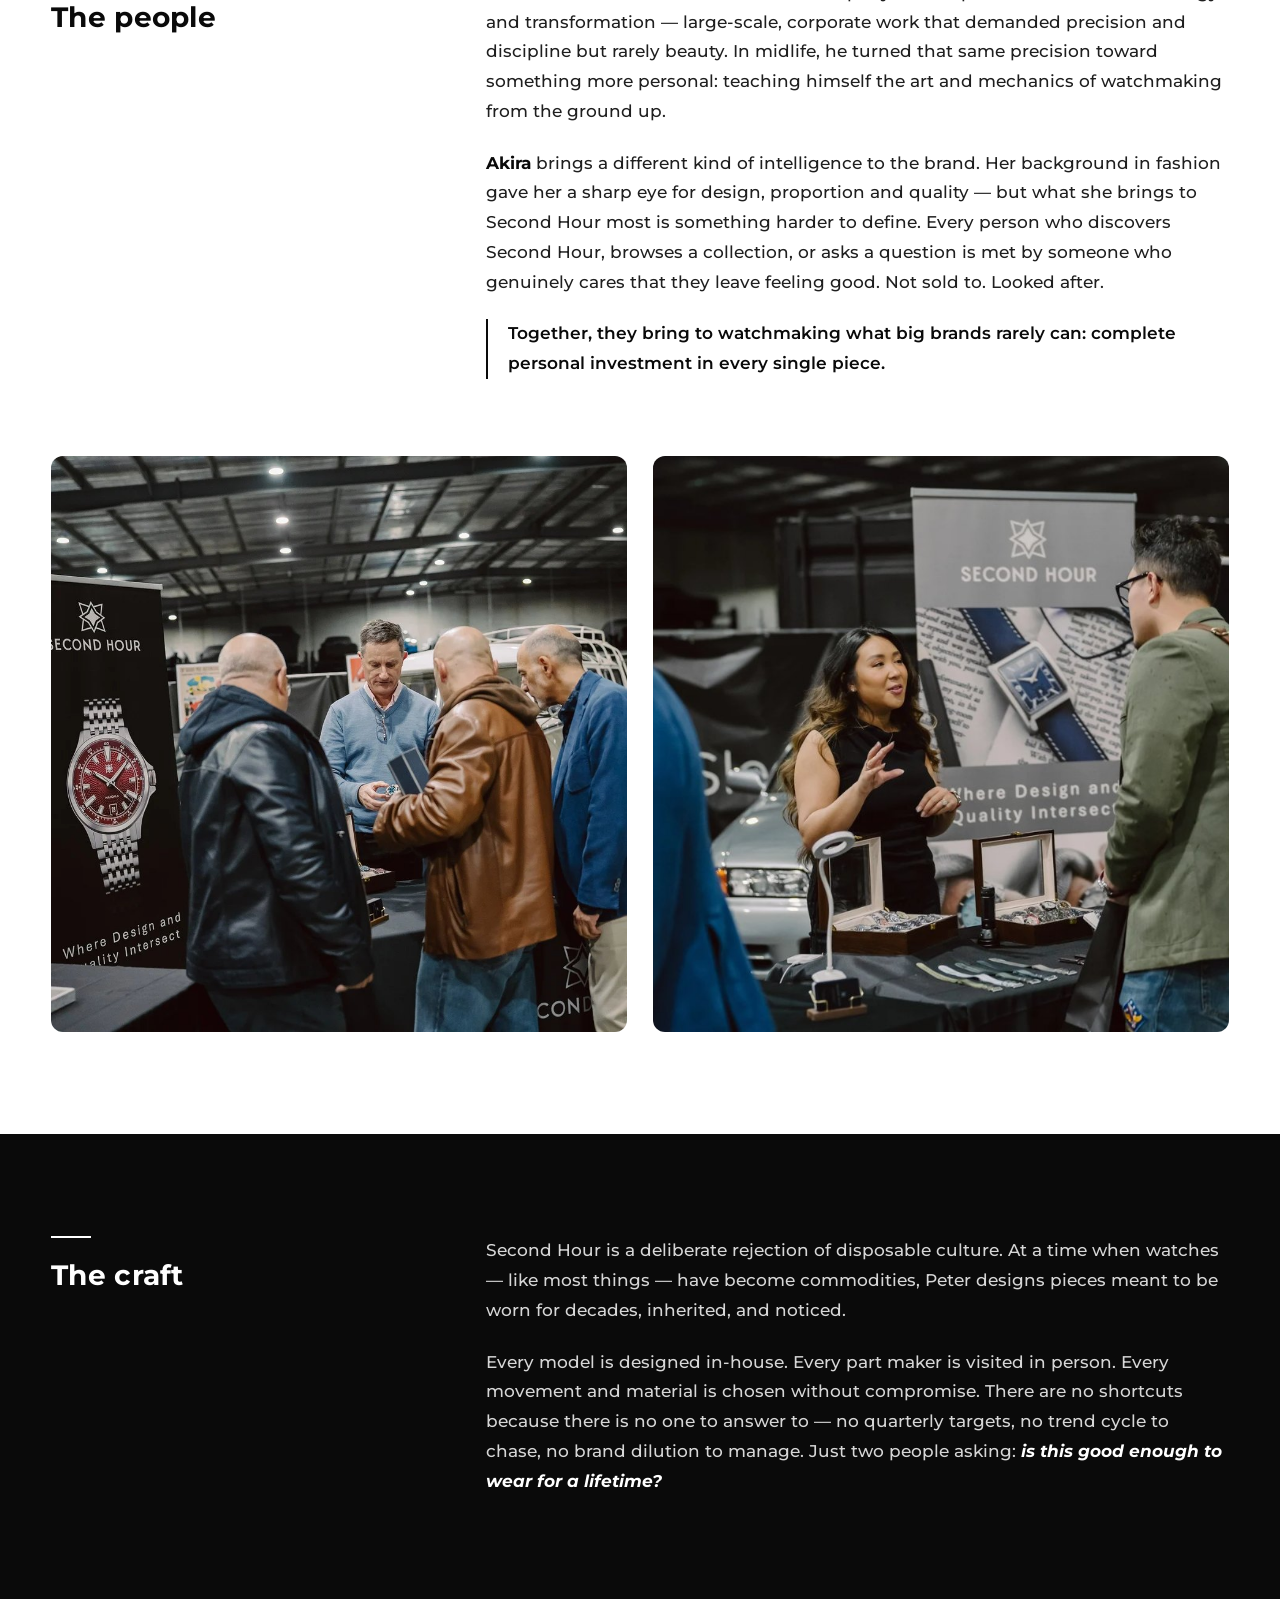
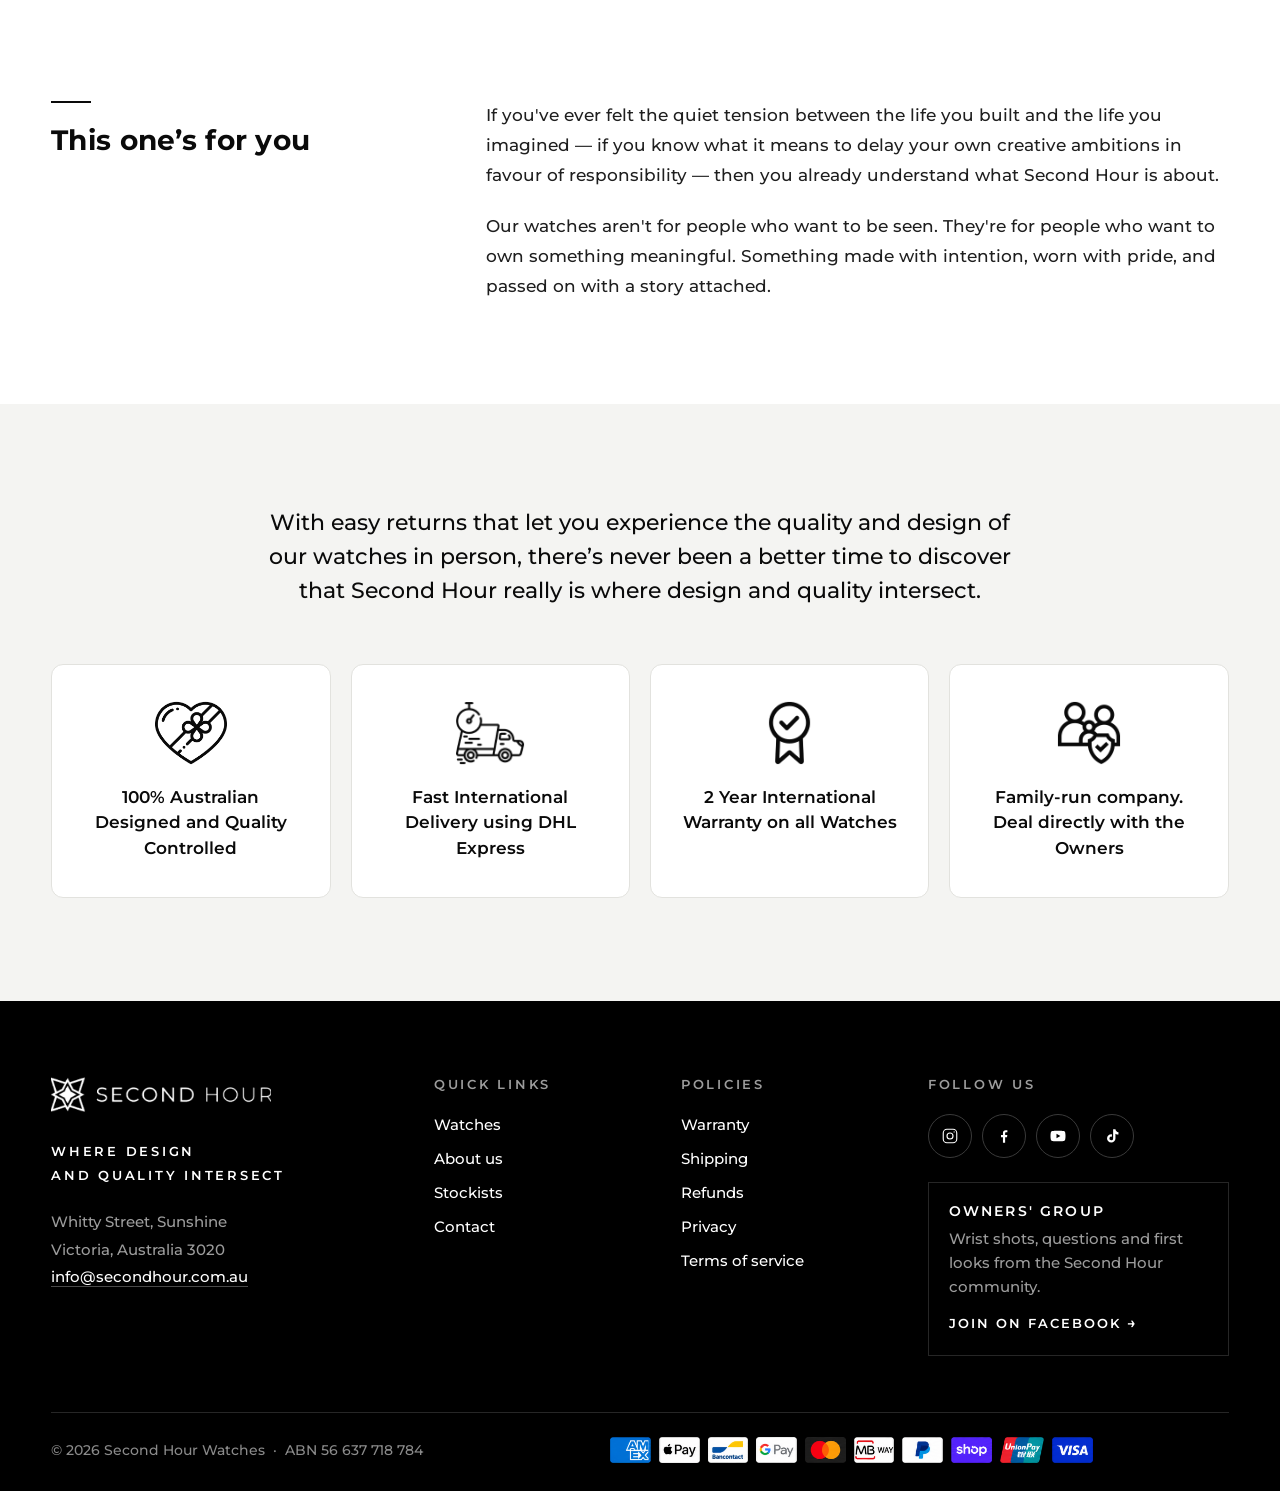
<file: about.html>
<!doctype html>
<html lang="en">
<head>
<meta charset="utf-8">
<meta name="viewport" content="width=device-width, initial-scale=1, viewport-fit=cover">
<title>About Second Hour</title>
<meta name="description" content="The story of Second Hour: Peter, Akira and an independent Australian watch company.">
<meta name="robots" content="noindex">
<link rel="preconnect" href="https://fonts.googleapis.com">
<link rel="preconnect" href="https://fonts.gstatic.com" crossorigin>
<link rel="stylesheet" href="https://fonts.googleapis.com/css2?family=Montserrat:wght@400;500;600;700&display=swap">
<link rel="stylesheet" href="assets/styles.css?v=202610061347">
</head>
<body>


<div id="top"></div>

<div class="announce" role="region" aria-label="Announcement">
  <p>Sign up for our mailing list for 10% off your first order</p>
</div>

<header class="header">
  <div class="header__inner">
    <div class="header__left">
      <button class="icon-btn burger" type="button" aria-label="Open menu" aria-controls="drawer" aria-expanded="false" id="drawer-open">
        <svg width="22" height="22" viewBox="0 0 24 24" fill="none" stroke="currentColor" stroke-width="1.4" aria-hidden="true"><path d="M3 7h18M3 12h18M3 17h18"/></svg>
      </button>
      <nav class="nav" aria-label="Main">
        <ul class="nav__list">
          <li class="nav__item nav__item--mega">
            <a href="./#collection" class="nav__link" aria-haspopup="true">Collections
              <svg class="caret" width="10" height="10" viewBox="0 0 10 10" aria-hidden="true"><path d="M2 3.5 5 6.5 8 3.5" fill="none" stroke="currentColor" stroke-width="1.2"/></svg>
            </a>
            <div class="mega">
              <div class="mega__inner">
                <div>
                  <p class="label mega__label">The collection</p>
                  <ul class="mega__list">
                    <li><a href="./#collection"><span class="mega__name">Gin Clear</span><span class="mega__desc">The flagship dive watch</span></a></li>
                    <li><a href="./#collection"><span class="mega__name">Mandala</span><span class="mega__desc">A sports watch with a dial obsession</span></a></li>
                    <li><a href="./#collection"><span class="mega__name">The Beacon 2</span><span class="mega__desc">Maximum visibility after dark</span></a></li>
                  </ul>
                </div>
                <div>
                  <p class="label mega__label" aria-hidden="true">&nbsp;</p>
                  <ul class="mega__list">
                    <li><a href="./#collection"><span class="mega__name">Fusion</span><span class="mega__desc">Form and function, toughened to 1200 HV</span></a></li>
                    <li><a href="./#collection"><span class="mega__name">Memoir</span><span class="mega__desc">Art Deco, refined for the wrist</span></a></li>
                    <li><a href="./#collection" class="mega__all">View all watches <span aria-hidden="true">→</span></a></li>
                  </ul>
                </div>
                <a href="./#collection" class="mega__feature">
                  <span class="mega__img"><img src="assets/ginclear.jpg" alt="Gin Clear dive watch with green dial resting on a green book"></span>
                  <span class="mega__copy">
                    <span class="label" style="color: var(--grey-on-light)">New</span>
                    <span class="mega__name">The Gin Clear 3</span>
                    <span class="mega__cta">Discover <span aria-hidden="true">→</span></span>
                  </span>
                </a>
              </div>
            </div>
          </li>
          <li class="nav__item"><a href="about" class="nav__link" aria-current="page">About us</a></li>
          <li class="nav__item"><a href="stockists" class="nav__link">Stockists</a></li>
          <li class="nav__item nav__item--drop">
            <a href="#footer" class="nav__link" aria-haspopup="true">Support
              <svg class="caret" width="10" height="10" viewBox="0 0 10 10" aria-hidden="true"><path d="M2 3.5 5 6.5 8 3.5" fill="none" stroke="currentColor" stroke-width="1.2"/></svg>
            </a>
            <ul class="drop">
              <li><a href="shipping-policy#sp-warranty">Warranty</a></li>
              <li><a href="shipping-policy">Shipping</a></li>
              <li><a href="contact">Contact</a></li>
            </ul>
          </li>
        </ul>
      </nav>
    </div>

    <a href="./" class="logo" aria-label="Second Hour home">
      <img src="assets/logo-dark.png" alt="Second Hour" width="159" height="70">
    </a>

    <div class="header__right">
      <a href="#footer" class="nav__link journal">The Watch Journal</a>
      <button class="icon-btn" type="button" aria-label="Search">
        <svg width="20" height="20" viewBox="0 0 24 24" fill="none" stroke="currentColor" stroke-width="1.4" aria-hidden="true"><circle cx="11" cy="11" r="7"/><path d="m20 20-3.6-3.6"/></svg>
      </button>
      <a href="./#collection" class="icon-btn" aria-label="Bag, 4 items">
        <svg width="20" height="20" viewBox="0 0 24 24" fill="none" stroke="currentColor" stroke-width="1.4" aria-hidden="true"><path d="M5 8h14l-1 13H6L5 8Z"/><path d="M9 8V6a3 3 0 0 1 6 0v2"/></svg>
        <span class="bag__count" aria-hidden="true">4</span>
      </a>
    </div>
  </div>
</header>

<div class="drawer" id="drawer" aria-hidden="true">
  <div class="drawer__scrim" data-close></div>
  <div class="drawer__panel" role="dialog" aria-label="Menu">
    <div class="drawer__top">
      <span class="label">Menu</span>
      <button class="icon-btn" type="button" aria-label="Close menu" data-close>
        <svg width="20" height="20" viewBox="0 0 24 24" fill="none" stroke="currentColor" stroke-width="1.4" aria-hidden="true"><path d="M6 6l12 12M18 6 6 18"/></svg>
      </button>
    </div>
    <nav aria-label="Mobile">
      <details class="acc">
        <summary>Collections</summary>
        <ul>
          <li><a href="./#collection" data-close>Gin Clear</a></li>
          <li><a href="./#collection" data-close>Mandala</a></li>
          <li><a href="./#collection" data-close>The Beacon 2</a></li>
          <li><a href="./#collection" data-close>Fusion</a></li>
          <li><a href="./#collection" data-close>Memoir</a></li>
          <li><a href="./#collection" data-close>View all watches →</a></li>
        </ul>
      </details>
      <a class="drawer__link" href="about">About us</a>
      <a class="drawer__link" href="stockists">Stockists</a>
      <details class="acc">
        <summary>Support</summary>
        <ul>
          <li><a href="shipping-policy#sp-warranty">Warranty</a></li>
          <li><a href="shipping-policy">Shipping</a></li>
          <li><a href="contact">Contact</a></li>
        </ul>
      </details>
      <a class="drawer__link" href="#footer" data-close>The Watch Journal</a>
      <a class="drawer__link" href="contact">Contact</a>
    </nav>
  </div>
</div>

<main>
  <section class="ab-hero" aria-labelledby="ab-title">
    <div class="ab-hero__copy">
      <h1 id="ab-title">Second Hour: Where Dedication Meets the Defining Moment</h1>
      <p class="ab-lead">Second Hour is an independent Australian watch company founded on the belief that true value lies in enduring craftsmanship, not disposable consumption. We are guided by the enduring principles of traditional horology: passion, creativity, and an uncompromising dedication to the mechanical craft.</p>
    </div>
    <figure class="ab-hero__media">
      <img src="assets/about-wedding.jpg" alt="Peter and Akira walking hand in hand down city steps on their wedding day">
    </figure>
  </section>

  <section class="ab-block" aria-labelledby="ab-name">
    <div class="wrap ab-split">
      <h2 class="ab-heading" id="ab-name">Our Name</h2>
      <div class="ab-text">
        <p>Time moves in two ways. There's the kind measured in seconds and hours — the tick of a movement, the sweep of a hand. And then there's the kind you feel when you realise half your life has passed in service of someone else's vision.</p>
        <p><strong>Peter</strong>, Second Hour's founder, felt both. The name he chose for this company carries that weight deliberately. "Second Hour" is a nod to the language of horology — but more than that, it marks the beginning of his second chapter: the hours he chose to give to craft, to creativity, and to something that would outlast him.</p>
      </div>
    </div>
  </section>

  <section class="ab-quote" aria-label="Quote">
    <div class="wrap">
      <blockquote>"For decades, Peter brought his skills to other people's tables. Second Hour is the table he built himself."</blockquote>
    </div>
  </section>

  <section class="ab-block" aria-labelledby="ab-people">
    <div class="wrap">
      <div class="ab-split">
        <h2 class="ab-heading" id="ab-people">The people</h2>
        <div class="ab-text">
          <p>Second Hour is a husband-and-wife company. <strong>Peter</strong> spent his career in technology and transformation — large-scale, corporate work that demanded precision and discipline but rarely beauty. In midlife, he turned that same precision toward something more personal: teaching himself the art and mechanics of watchmaking from the ground up.</p>
          <p><strong>Akira</strong> brings a different kind of intelligence to the brand. Her background in fashion gave her a sharp eye for design, proportion and quality — but what she brings to Second Hour most is something harder to define. Every person who discovers Second Hour, browses a collection, or asks a question is met by someone who genuinely cares that they leave feeling good. Not sold to. Looked after.</p>
          <p class="ab-emphasis">Together, they bring to watchmaking what big brands rarely can: complete personal investment in every single piece.</p>
        </div>
      </div>
      <div class="ab-photos">
        <div class="ab-photo"><img src="assets/about-peter.jpg" alt="Peter showing a watch to visitors at the Second Hour stand" loading="lazy"></div>
        <div class="ab-photo"><img src="assets/about-akira.jpg" alt="Akira talking with a visitor at the Second Hour stand" loading="lazy"></div>
      </div>
    </div>
  </section>

  <section class="ab-craft" aria-labelledby="ab-craft">
    <div class="wrap ab-split">
      <h2 class="ab-heading" id="ab-craft">The craft</h2>
      <div class="ab-text">
        <p>Second Hour is a deliberate rejection of disposable culture. At a time when watches — like most things — have become commodities, Peter designs pieces meant to be worn for decades, inherited, and noticed.</p>
        <p>Every model is designed in-house. Every part maker is visited in person. Every movement and material is chosen without compromise. There are no shortcuts because there is no one to answer to — no quarterly targets, no trend cycle to chase, no brand dilution to manage. Just two people asking: <em class="ab-ask">is this good enough to wear for a lifetime?</em></p>
      </div>
    </div>
  </section>

  <section class="ab-block" aria-labelledby="ab-you">
    <div class="wrap ab-split">
      <h2 class="ab-heading" id="ab-you">This one’s for you</h2>
      <div class="ab-text">
        <p>If you've ever felt the quiet tension between the life you built and the life you imagined — if you know what it means to delay your own creative ambitions in favour of responsibility — then you already understand what Second Hour is about.</p>
        <p>Our watches aren't for people who want to be seen. They're for people who want to own something meaningful. Something made with intention, worn with pride, and passed on with a story attached.</p>
      </div>
    </div>
  </section>

  <section class="ab-promise" aria-label="Easy returns">
    <div class="wrap">
      <p class="ab-promise__title">With easy returns that let you experience the quality and design of our watches in person, there’s never been a better time to discover that Second Hour really is where design and quality intersect.</p>
      <ul class="ab-promise__grid">
        <li><img src="assets/promise-australia.png" alt="" width="72" height="62"><span>100% Australian Designed and Quality Controlled</span></li>
        <li><img src="assets/promise-delivery.png" alt="" width="72" height="66"><span>Fast International Delivery using DHL Express</span></li>
        <li><img src="assets/promise-warranty.png" alt="" width="49" height="72"><span>2 Year International Warranty on all Watches</span></li>
        <li><img src="assets/promise-family.png" alt="" width="72" height="72"><span>Family-run company. Deal directly with the Owners</span></li>
      </ul>
    </div>
  </section>
</main>


<footer class="footer" id="footer">
  <div class="footer__inner">
    <div class="footer__top">
      <div class="footer__brand">
        <img src="assets/logo-white.png" alt="Second Hour" width="277" height="44">
        <p class="label footer__tagline">Where design<br>and quality intersect</p>
        <address class="footer__contact">
          Whitty Street, Sunshine<br>
          Victoria, Australia 3020<br>
          <span>info@secondhour.com.au</span>
        </address>
      </div>

      <div class="footer__menus">
        <div>
          <h2 class="label footer__heading">Quick links</h2>
          <ul class="footer__links">
            <li><a href="./#collection">Watches</a></li>
            <li><a href="about">About us</a></li>
            <li><a href="stockists">Stockists</a></li>
            <li><a href="contact">Contact</a></li>
          </ul>
        </div>
        <div>
          <h2 class="label footer__heading">Policies</h2>
          <ul class="footer__links">
            <li><a href="shipping-policy#sp-warranty">Warranty</a></li>
            <li><a href="shipping-policy">Shipping</a></li>
            <li><a href="refund-policy">Refunds</a></li>
            <li><a href="privacy">Privacy</a></li>
            <li><a href="terms-of-service">Terms of service</a></li>
          </ul>
        </div>
        <div>
          <h2 class="label footer__heading">Follow us</h2>
          <ul class="social">
            <li><a href="https://www.instagram.com/secondhourwatches/" aria-label="Instagram">
              <svg width="18" height="18" viewBox="0 0 24 24" fill="none" stroke="currentColor" stroke-width="1.5" aria-hidden="true"><rect x="3" y="3" width="18" height="18" rx="5"/><circle cx="12" cy="12" r="4"/><circle cx="17.5" cy="6.5" r="0.8" fill="currentColor" stroke="none"/></svg>
            </a></li>
            <li><a href="https://www.facebook.com/SecondHourWatch" aria-label="Facebook">
              <svg width="18" height="18" viewBox="0 0 24 24" fill="currentColor" aria-hidden="true"><path d="M13.5 21v-7.5h2.5l.4-3h-2.9V8.6c0-.9.3-1.5 1.5-1.5h1.5V4.4c-.3 0-1.2-.1-2.2-.1-2.2 0-3.7 1.3-3.7 3.8v2.4H8v3h2.6V21h2.9Z"/></svg>
            </a></li>
            <li><a href="https://www.youtube.com/@SecondHourWatches" aria-label="YouTube">
              <svg width="18" height="18" viewBox="0 0 24 24" fill="currentColor" aria-hidden="true"><path d="M21.6 7.2a2.5 2.5 0 0 0-1.8-1.8C18.2 5 12 5 12 5s-6.2 0-7.8.4A2.5 2.5 0 0 0 2.4 7.2 26 26 0 0 0 2 12a26 26 0 0 0 .4 4.8 2.5 2.5 0 0 0 1.8 1.8C5.8 19 12 19 12 19s6.2 0 7.8-.4a2.5 2.5 0 0 0 1.8-1.8A26 26 0 0 0 22 12a26 26 0 0 0-.4-4.8ZM10 15V9l5.2 3L10 15Z"/></svg>
            </a></li>
            <li><a href="#tiktok" aria-label="TikTok">
              <svg width="18" height="18" viewBox="0 0 24 24" fill="currentColor" aria-hidden="true"><path d="M16.6 3c.4 2.2 1.8 3.7 4 4v3.1c-1.5 0-2.9-.5-4-1.2v6.3a5.6 5.6 0 1 1-5.6-5.6c.3 0 .6 0 .9.1v3.2a2.5 2.5 0 1 0 1.6 2.3V3h3.1Z"/></svg>
            </a></li>
          </ul>
          <a class="group" href="https://www.facebook.com/groups/901599277070121">
            <b>Owners' group</b>
            <span>Wrist shots, questions and first looks from the Second Hour community.</span>
            <em>Join on Facebook <span aria-hidden="true" style="color: inherit">→</span></em>
          </a>
        </div>
      </div>
    </div>

    <div class="footer__bottom">
      <div class="footer__legal">
        <span>© 2026 Second Hour Watches</span>
        <span aria-hidden="true">·</span>
        <span>ABN 56 637 718 784</span>
      </div>
      <ul class="pay" aria-label="Accepted payment methods">
        <li><img src="assets/pay-amex.png" alt="American Express" width="38" height="24"></li>
        <li><img src="assets/pay-applepay.png" alt="Apple Pay" width="36" height="24"></li>
        <li><img src="assets/pay-bancontact.png" alt="Bancontact" width="36" height="22"></li>
        <li><img src="assets/pay-googlepay.png" alt="Google Pay" width="36" height="22"></li>
        <li><img src="assets/pay-mastercard.png" alt="Mastercard" width="38" height="24"></li>
        <li><img src="assets/pay-mbway.png" alt="MB WAY" width="36" height="22"></li>
        <li><img src="assets/pay-paypal.png" alt="PayPal" width="36" height="22"></li>
        <li><img src="assets/pay-shoppay.png" alt="Shop Pay" width="38" height="24"></li>
        <li><img src="assets/pay-unionpay.png" alt="UnionPay" width="38" height="24"></li>
        <li><img src="assets/pay-visa.png" alt="Visa" width="38" height="24"></li>
      </ul>
    </div>
  </div>
</footer>

<!-- Floating dock: hidden at the top of the page, fades in after scrolling -->
<div class="dock" id="dock" aria-hidden="true">
  <button class="totop" type="button" id="totop" aria-label="Back to top" tabindex="-1">
    <svg width="18" height="18" viewBox="0 0 24 24" fill="none" stroke="currentColor" stroke-width="1.5" aria-hidden="true"><path d="M12 19V5M6 11l6-6 6 6"/></svg>
  </button>
  <div class="currency">
    <div class="currency__menu" id="currency-menu" role="menu" aria-label="Currency" hidden>
      <button type="button" role="menuitemradio" aria-checked="false" data-code="USD" data-flag="assets/flag-usd.png"><img src="assets/flag-usd.png" alt="">US Dollar (USD)</button>
      <button type="button" role="menuitemradio" aria-checked="false" data-code="GBP" data-flag="assets/flag-gbp.png"><img src="assets/flag-gbp.png" alt="">British Pound (GBP)</button>
      <button type="button" role="menuitemradio" aria-checked="false" data-code="EUR" data-flag="assets/flag-eur.png"><img src="assets/flag-eur.png" alt="">Euro (EUR)</button>
      <button type="button" role="menuitemradio" aria-checked="false" data-code="CAD" data-flag="assets/flag-cad.png"><img src="assets/flag-cad.png" alt="">Canadian Dollar (CAD)</button>
      <button type="button" role="menuitemradio" aria-checked="true" data-code="AUD" data-flag="assets/flag-aud.png"><img src="assets/flag-aud.png" alt="">Australian Dollar (AUD)</button>
    </div>
    <button class="currency__btn" type="button" id="currency-btn" aria-haspopup="menu" aria-expanded="false" aria-controls="currency-menu" tabindex="-1">
      <img id="currency-flag" src="assets/flag-aud.png" alt="">
      <span id="currency-code">AUD</span>
      <svg width="10" height="10" viewBox="0 0 10 10" aria-hidden="true"><path d="M2 6.5 5 3.5 8 6.5" fill="none" stroke="currentColor" stroke-width="1.3"/></svg>
      <span class="vh">Change currency</span>
    </button>
  </div>
</div>

<script src="assets/site.js?v=202610061347"></script>
</body>
</html>
</file>
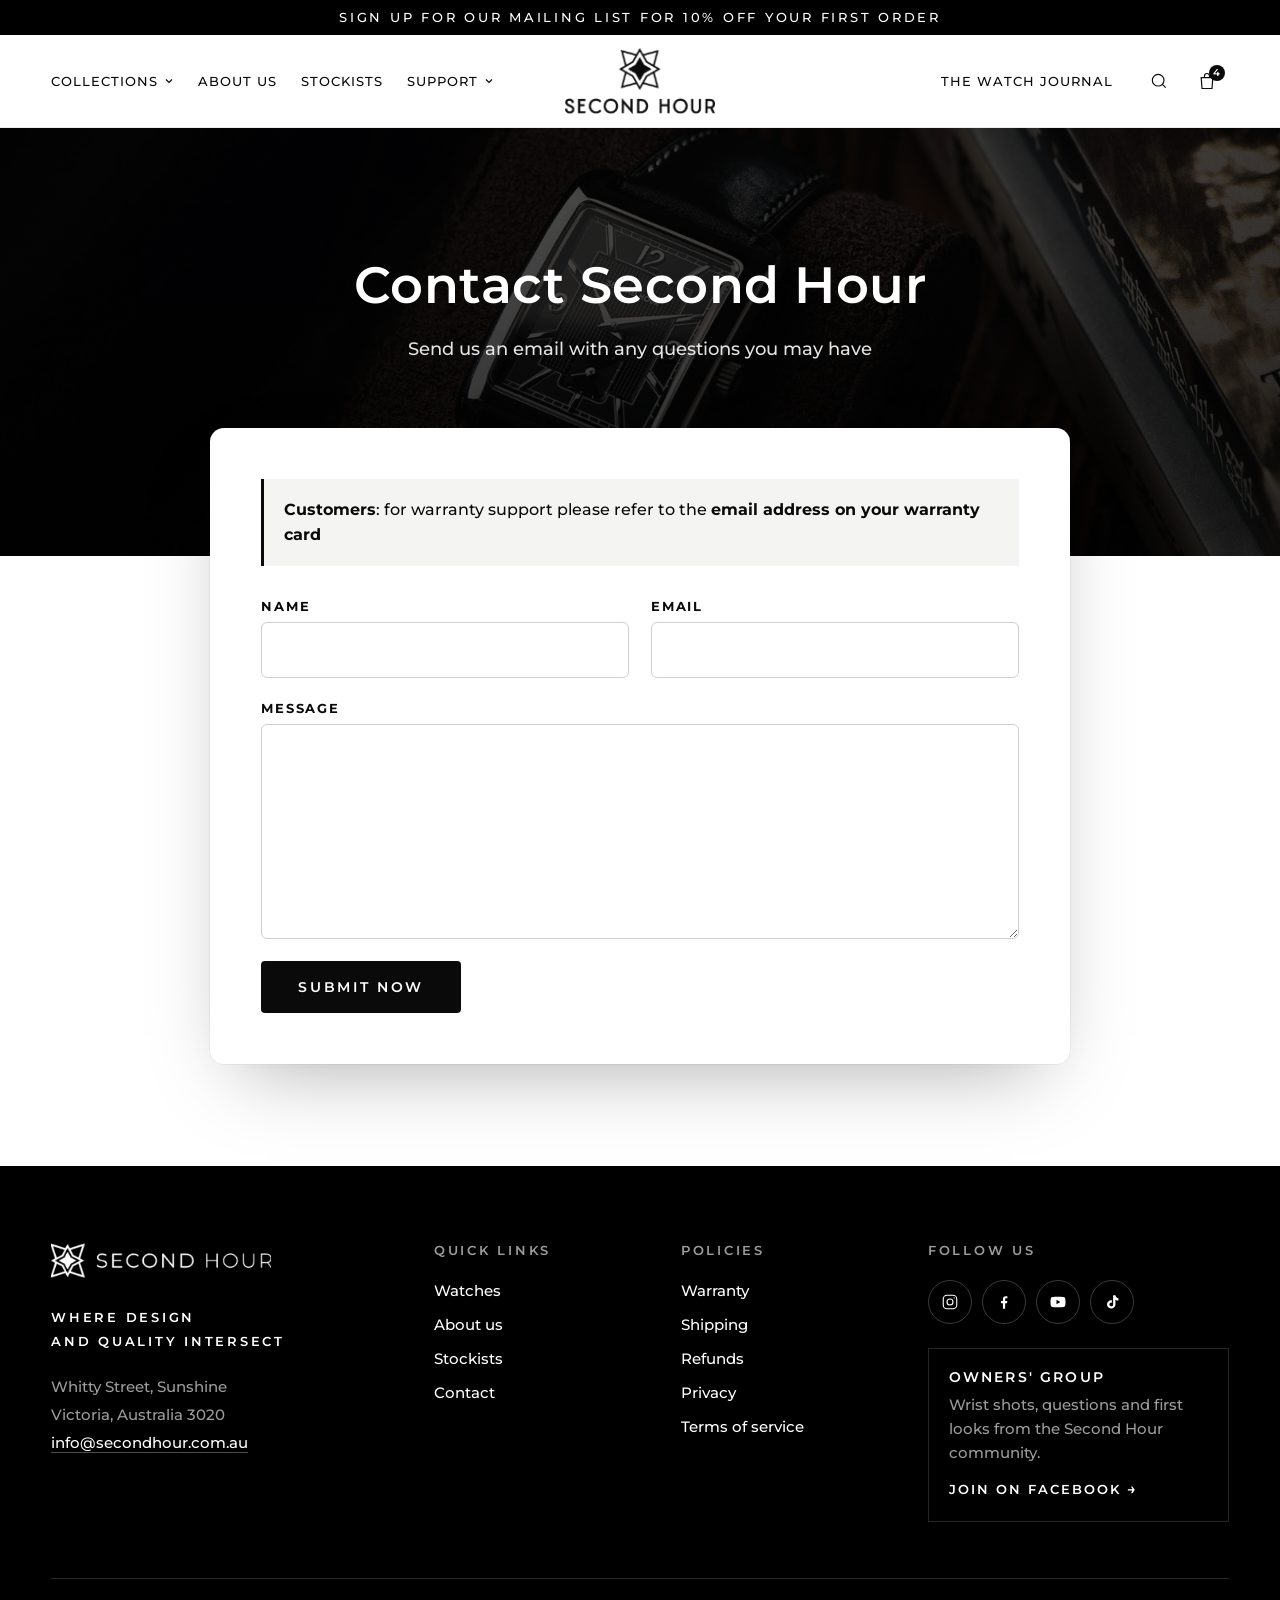
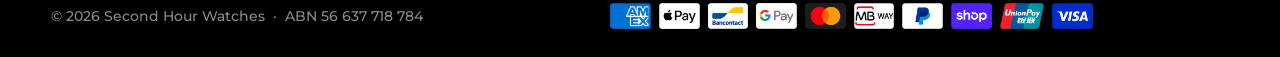
<file: contact.html>
<!doctype html>
<html lang="en">
<head>
<meta charset="utf-8">
<meta name="viewport" content="width=device-width, initial-scale=1, viewport-fit=cover">
<title>Contact Second Hour</title>
<meta name="description" content="Get in touch with Second Hour.">
<meta name="robots" content="noindex">
<link rel="preconnect" href="https://fonts.googleapis.com">
<link rel="preconnect" href="https://fonts.gstatic.com" crossorigin>
<link rel="stylesheet" href="https://fonts.googleapis.com/css2?family=Montserrat:wght@400;500;600;700&display=swap">
<link rel="stylesheet" href="assets/styles.css?v=202610061347">
</head>
<body>


<div id="top"></div>

<div class="announce" role="region" aria-label="Announcement">
  <p>Sign up for our mailing list for 10% off your first order</p>
</div>

<header class="header">
  <div class="header__inner">
    <div class="header__left">
      <button class="icon-btn burger" type="button" aria-label="Open menu" aria-controls="drawer" aria-expanded="false" id="drawer-open">
        <svg width="22" height="22" viewBox="0 0 24 24" fill="none" stroke="currentColor" stroke-width="1.4" aria-hidden="true"><path d="M3 7h18M3 12h18M3 17h18"/></svg>
      </button>
      <nav class="nav" aria-label="Main">
        <ul class="nav__list">
          <li class="nav__item nav__item--mega">
            <a href="./#collection" class="nav__link" aria-haspopup="true">Collections
              <svg class="caret" width="10" height="10" viewBox="0 0 10 10" aria-hidden="true"><path d="M2 3.5 5 6.5 8 3.5" fill="none" stroke="currentColor" stroke-width="1.2"/></svg>
            </a>
            <div class="mega">
              <div class="mega__inner">
                <div>
                  <p class="label mega__label">The collection</p>
                  <ul class="mega__list">
                    <li><a href="./#collection"><span class="mega__name">Gin Clear</span><span class="mega__desc">The flagship dive watch</span></a></li>
                    <li><a href="./#collection"><span class="mega__name">Mandala</span><span class="mega__desc">A sports watch with a dial obsession</span></a></li>
                    <li><a href="./#collection"><span class="mega__name">The Beacon 2</span><span class="mega__desc">Maximum visibility after dark</span></a></li>
                  </ul>
                </div>
                <div>
                  <p class="label mega__label" aria-hidden="true">&nbsp;</p>
                  <ul class="mega__list">
                    <li><a href="./#collection"><span class="mega__name">Fusion</span><span class="mega__desc">Form and function, toughened to 1200 HV</span></a></li>
                    <li><a href="./#collection"><span class="mega__name">Memoir</span><span class="mega__desc">Art Deco, refined for the wrist</span></a></li>
                    <li><a href="./#collection" class="mega__all">View all watches <span aria-hidden="true">→</span></a></li>
                  </ul>
                </div>
                <a href="./#collection" class="mega__feature">
                  <span class="mega__img"><img src="assets/ginclear.jpg" alt="Gin Clear dive watch with green dial resting on a green book"></span>
                  <span class="mega__copy">
                    <span class="label" style="color: var(--grey-on-light)">New</span>
                    <span class="mega__name">The Gin Clear 3</span>
                    <span class="mega__cta">Discover <span aria-hidden="true">→</span></span>
                  </span>
                </a>
              </div>
            </div>
          </li>
          <li class="nav__item"><a href="about" class="nav__link">About us</a></li>
          <li class="nav__item"><a href="stockists" class="nav__link">Stockists</a></li>
          <li class="nav__item nav__item--drop">
            <a href="#footer" class="nav__link" aria-haspopup="true">Support
              <svg class="caret" width="10" height="10" viewBox="0 0 10 10" aria-hidden="true"><path d="M2 3.5 5 6.5 8 3.5" fill="none" stroke="currentColor" stroke-width="1.2"/></svg>
            </a>
            <ul class="drop">
              <li><a href="shipping-policy#sp-warranty">Warranty</a></li>
              <li><a href="shipping-policy">Shipping</a></li>
              <li><a href="contact">Contact</a></li>
            </ul>
          </li>
        </ul>
      </nav>
    </div>

    <a href="./" class="logo" aria-label="Second Hour home">
      <img src="assets/logo-dark.png" alt="Second Hour" width="159" height="70">
    </a>

    <div class="header__right">
      <a href="#footer" class="nav__link journal">The Watch Journal</a>
      <button class="icon-btn" type="button" aria-label="Search">
        <svg width="20" height="20" viewBox="0 0 24 24" fill="none" stroke="currentColor" stroke-width="1.4" aria-hidden="true"><circle cx="11" cy="11" r="7"/><path d="m20 20-3.6-3.6"/></svg>
      </button>
      <a href="./#collection" class="icon-btn" aria-label="Bag, 4 items">
        <svg width="20" height="20" viewBox="0 0 24 24" fill="none" stroke="currentColor" stroke-width="1.4" aria-hidden="true"><path d="M5 8h14l-1 13H6L5 8Z"/><path d="M9 8V6a3 3 0 0 1 6 0v2"/></svg>
        <span class="bag__count" aria-hidden="true">4</span>
      </a>
    </div>
  </div>
</header>

<div class="drawer" id="drawer" aria-hidden="true">
  <div class="drawer__scrim" data-close></div>
  <div class="drawer__panel" role="dialog" aria-label="Menu">
    <div class="drawer__top">
      <span class="label">Menu</span>
      <button class="icon-btn" type="button" aria-label="Close menu" data-close>
        <svg width="20" height="20" viewBox="0 0 24 24" fill="none" stroke="currentColor" stroke-width="1.4" aria-hidden="true"><path d="M6 6l12 12M18 6 6 18"/></svg>
      </button>
    </div>
    <nav aria-label="Mobile">
      <details class="acc">
        <summary>Collections</summary>
        <ul>
          <li><a href="./#collection" data-close>Gin Clear</a></li>
          <li><a href="./#collection" data-close>Mandala</a></li>
          <li><a href="./#collection" data-close>The Beacon 2</a></li>
          <li><a href="./#collection" data-close>Fusion</a></li>
          <li><a href="./#collection" data-close>Memoir</a></li>
          <li><a href="./#collection" data-close>View all watches →</a></li>
        </ul>
      </details>
      <a class="drawer__link" href="about">About us</a>
      <a class="drawer__link" href="stockists">Stockists</a>
      <details class="acc">
        <summary>Support</summary>
        <ul>
          <li><a href="shipping-policy#sp-warranty">Warranty</a></li>
          <li><a href="shipping-policy">Shipping</a></li>
          <li><a href="contact">Contact</a></li>
        </ul>
      </details>
      <a class="drawer__link" href="#footer" data-close>The Watch Journal</a>
      <a class="drawer__link" href="contact">Contact</a>
    </nav>
  </div>
</div>

<main>
  <section class="ct-hero" aria-labelledby="ct-title">
    <figure class="ct-hero__media" aria-hidden="true">
      <img src="assets/contact-bg.jpg" alt="">
    </figure>
    <div class="ct-hero__inner">
      <h1 id="ct-title">Contact Second Hour</h1>
      <p class="ct-intro">Send us an email with any questions you may have</p>
    </div>
  </section>

  <section class="ct-body" aria-label="Contact form">
    <div class="ct-card">
      <p class="ct-warranty"><strong>Customers</strong>: for warranty support please refer to the <strong>email address on your warranty card</strong></p>
      <form class="ct-form" id="ct-form" novalidate>
        <div class="ct-row">
          <div class="ct-field">
            <label for="ct-name">Name</label>
            <input id="ct-name" name="name" type="text" autocomplete="name" required>
          </div>
          <div class="ct-field">
            <label for="ct-email">Email</label>
            <input id="ct-email" name="email" type="email" autocomplete="email" required>
          </div>
        </div>
        <div class="ct-field">
          <label for="ct-message">Message</label>
          <textarea id="ct-message" name="message" rows="7" required></textarea>
        </div>
        <div class="ct-actions">
          <button type="submit" class="btn btn--dark">Submit now</button>
          <p class="ct-status" id="ct-status" role="status"></p>
        </div>
      </form>
    </div>
  </section>
</main>


<footer class="footer" id="footer">
  <div class="footer__inner">
    <div class="footer__top">
      <div class="footer__brand">
        <img src="assets/logo-white.png" alt="Second Hour" width="277" height="44">
        <p class="label footer__tagline">Where design<br>and quality intersect</p>
        <address class="footer__contact">
          Whitty Street, Sunshine<br>
          Victoria, Australia 3020<br>
          <span>info@secondhour.com.au</span>
        </address>
      </div>

      <div class="footer__menus">
        <div>
          <h2 class="label footer__heading">Quick links</h2>
          <ul class="footer__links">
            <li><a href="./#collection">Watches</a></li>
            <li><a href="about">About us</a></li>
            <li><a href="stockists">Stockists</a></li>
            <li><a href="contact">Contact</a></li>
          </ul>
        </div>
        <div>
          <h2 class="label footer__heading">Policies</h2>
          <ul class="footer__links">
            <li><a href="shipping-policy#sp-warranty">Warranty</a></li>
            <li><a href="shipping-policy">Shipping</a></li>
            <li><a href="refund-policy">Refunds</a></li>
            <li><a href="privacy">Privacy</a></li>
            <li><a href="terms-of-service">Terms of service</a></li>
          </ul>
        </div>
        <div>
          <h2 class="label footer__heading">Follow us</h2>
          <ul class="social">
            <li><a href="https://www.instagram.com/secondhourwatches/" aria-label="Instagram">
              <svg width="18" height="18" viewBox="0 0 24 24" fill="none" stroke="currentColor" stroke-width="1.5" aria-hidden="true"><rect x="3" y="3" width="18" height="18" rx="5"/><circle cx="12" cy="12" r="4"/><circle cx="17.5" cy="6.5" r="0.8" fill="currentColor" stroke="none"/></svg>
            </a></li>
            <li><a href="https://www.facebook.com/SecondHourWatch" aria-label="Facebook">
              <svg width="18" height="18" viewBox="0 0 24 24" fill="currentColor" aria-hidden="true"><path d="M13.5 21v-7.5h2.5l.4-3h-2.9V8.6c0-.9.3-1.5 1.5-1.5h1.5V4.4c-.3 0-1.2-.1-2.2-.1-2.2 0-3.7 1.3-3.7 3.8v2.4H8v3h2.6V21h2.9Z"/></svg>
            </a></li>
            <li><a href="https://www.youtube.com/@SecondHourWatches" aria-label="YouTube">
              <svg width="18" height="18" viewBox="0 0 24 24" fill="currentColor" aria-hidden="true"><path d="M21.6 7.2a2.5 2.5 0 0 0-1.8-1.8C18.2 5 12 5 12 5s-6.2 0-7.8.4A2.5 2.5 0 0 0 2.4 7.2 26 26 0 0 0 2 12a26 26 0 0 0 .4 4.8 2.5 2.5 0 0 0 1.8 1.8C5.8 19 12 19 12 19s6.2 0 7.8-.4a2.5 2.5 0 0 0 1.8-1.8A26 26 0 0 0 22 12a26 26 0 0 0-.4-4.8ZM10 15V9l5.2 3L10 15Z"/></svg>
            </a></li>
            <li><a href="#tiktok" aria-label="TikTok">
              <svg width="18" height="18" viewBox="0 0 24 24" fill="currentColor" aria-hidden="true"><path d="M16.6 3c.4 2.2 1.8 3.7 4 4v3.1c-1.5 0-2.9-.5-4-1.2v6.3a5.6 5.6 0 1 1-5.6-5.6c.3 0 .6 0 .9.1v3.2a2.5 2.5 0 1 0 1.6 2.3V3h3.1Z"/></svg>
            </a></li>
          </ul>
          <a class="group" href="https://www.facebook.com/groups/901599277070121">
            <b>Owners' group</b>
            <span>Wrist shots, questions and first looks from the Second Hour community.</span>
            <em>Join on Facebook <span aria-hidden="true" style="color: inherit">→</span></em>
          </a>
        </div>
      </div>
    </div>

    <div class="footer__bottom">
      <div class="footer__legal">
        <span>© 2026 Second Hour Watches</span>
        <span aria-hidden="true">·</span>
        <span>ABN 56 637 718 784</span>
      </div>
      <ul class="pay" aria-label="Accepted payment methods">
        <li><img src="assets/pay-amex.png" alt="American Express" width="38" height="24"></li>
        <li><img src="assets/pay-applepay.png" alt="Apple Pay" width="36" height="24"></li>
        <li><img src="assets/pay-bancontact.png" alt="Bancontact" width="36" height="22"></li>
        <li><img src="assets/pay-googlepay.png" alt="Google Pay" width="36" height="22"></li>
        <li><img src="assets/pay-mastercard.png" alt="Mastercard" width="38" height="24"></li>
        <li><img src="assets/pay-mbway.png" alt="MB WAY" width="36" height="22"></li>
        <li><img src="assets/pay-paypal.png" alt="PayPal" width="36" height="22"></li>
        <li><img src="assets/pay-shoppay.png" alt="Shop Pay" width="38" height="24"></li>
        <li><img src="assets/pay-unionpay.png" alt="UnionPay" width="38" height="24"></li>
        <li><img src="assets/pay-visa.png" alt="Visa" width="38" height="24"></li>
      </ul>
    </div>
  </div>
</footer>

<!-- Floating dock: hidden at the top of the page, fades in after scrolling -->
<div class="dock" id="dock" aria-hidden="true">
  <button class="totop" type="button" id="totop" aria-label="Back to top" tabindex="-1">
    <svg width="18" height="18" viewBox="0 0 24 24" fill="none" stroke="currentColor" stroke-width="1.5" aria-hidden="true"><path d="M12 19V5M6 11l6-6 6 6"/></svg>
  </button>
  <div class="currency">
    <div class="currency__menu" id="currency-menu" role="menu" aria-label="Currency" hidden>
      <button type="button" role="menuitemradio" aria-checked="false" data-code="USD" data-flag="assets/flag-usd.png"><img src="assets/flag-usd.png" alt="">US Dollar (USD)</button>
      <button type="button" role="menuitemradio" aria-checked="false" data-code="GBP" data-flag="assets/flag-gbp.png"><img src="assets/flag-gbp.png" alt="">British Pound (GBP)</button>
      <button type="button" role="menuitemradio" aria-checked="false" data-code="EUR" data-flag="assets/flag-eur.png"><img src="assets/flag-eur.png" alt="">Euro (EUR)</button>
      <button type="button" role="menuitemradio" aria-checked="false" data-code="CAD" data-flag="assets/flag-cad.png"><img src="assets/flag-cad.png" alt="">Canadian Dollar (CAD)</button>
      <button type="button" role="menuitemradio" aria-checked="true" data-code="AUD" data-flag="assets/flag-aud.png"><img src="assets/flag-aud.png" alt="">Australian Dollar (AUD)</button>
    </div>
    <button class="currency__btn" type="button" id="currency-btn" aria-haspopup="menu" aria-expanded="false" aria-controls="currency-menu" tabindex="-1">
      <img id="currency-flag" src="assets/flag-aud.png" alt="">
      <span id="currency-code">AUD</span>
      <svg width="10" height="10" viewBox="0 0 10 10" aria-hidden="true"><path d="M2 6.5 5 3.5 8 6.5" fill="none" stroke="currentColor" stroke-width="1.3"/></svg>
      <span class="vh">Change currency</span>
    </button>
  </div>
</div>

<script src="assets/site.js?v=202610061347"></script>
</body>
</html>
</file>
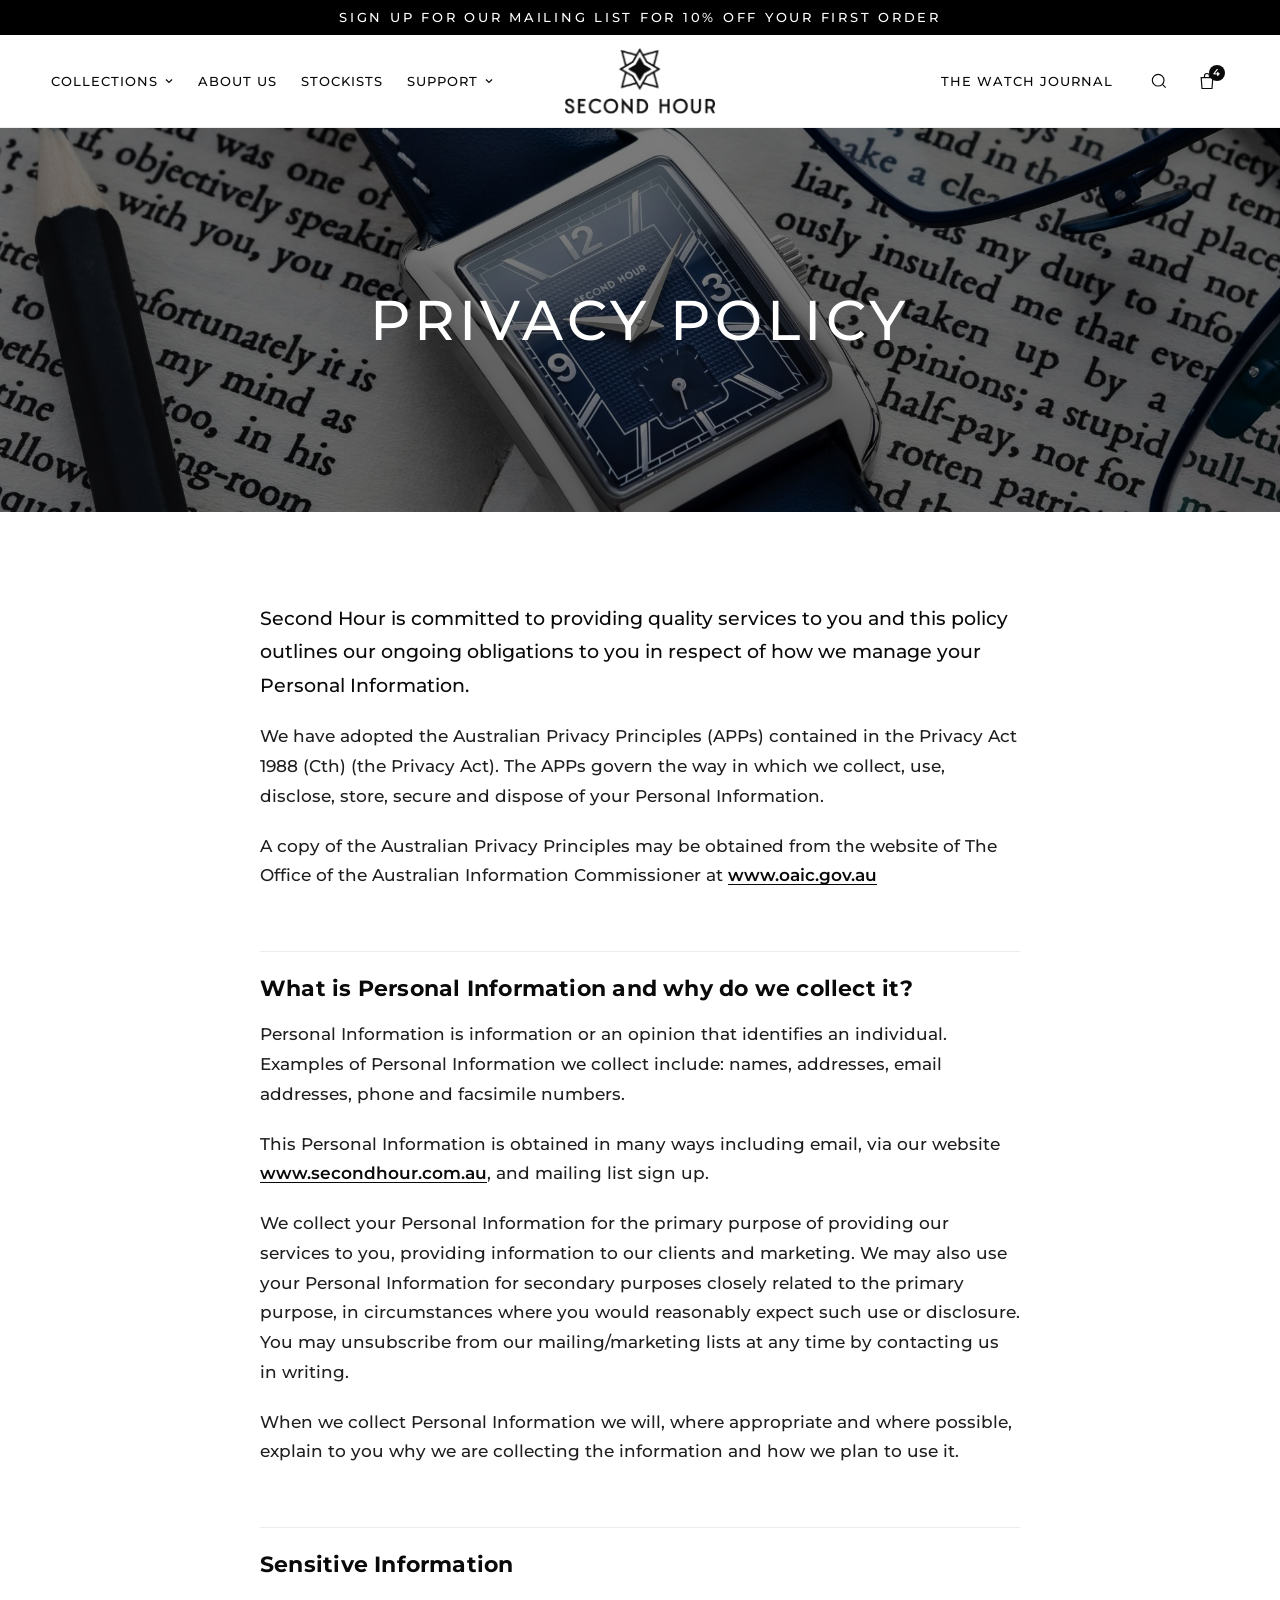
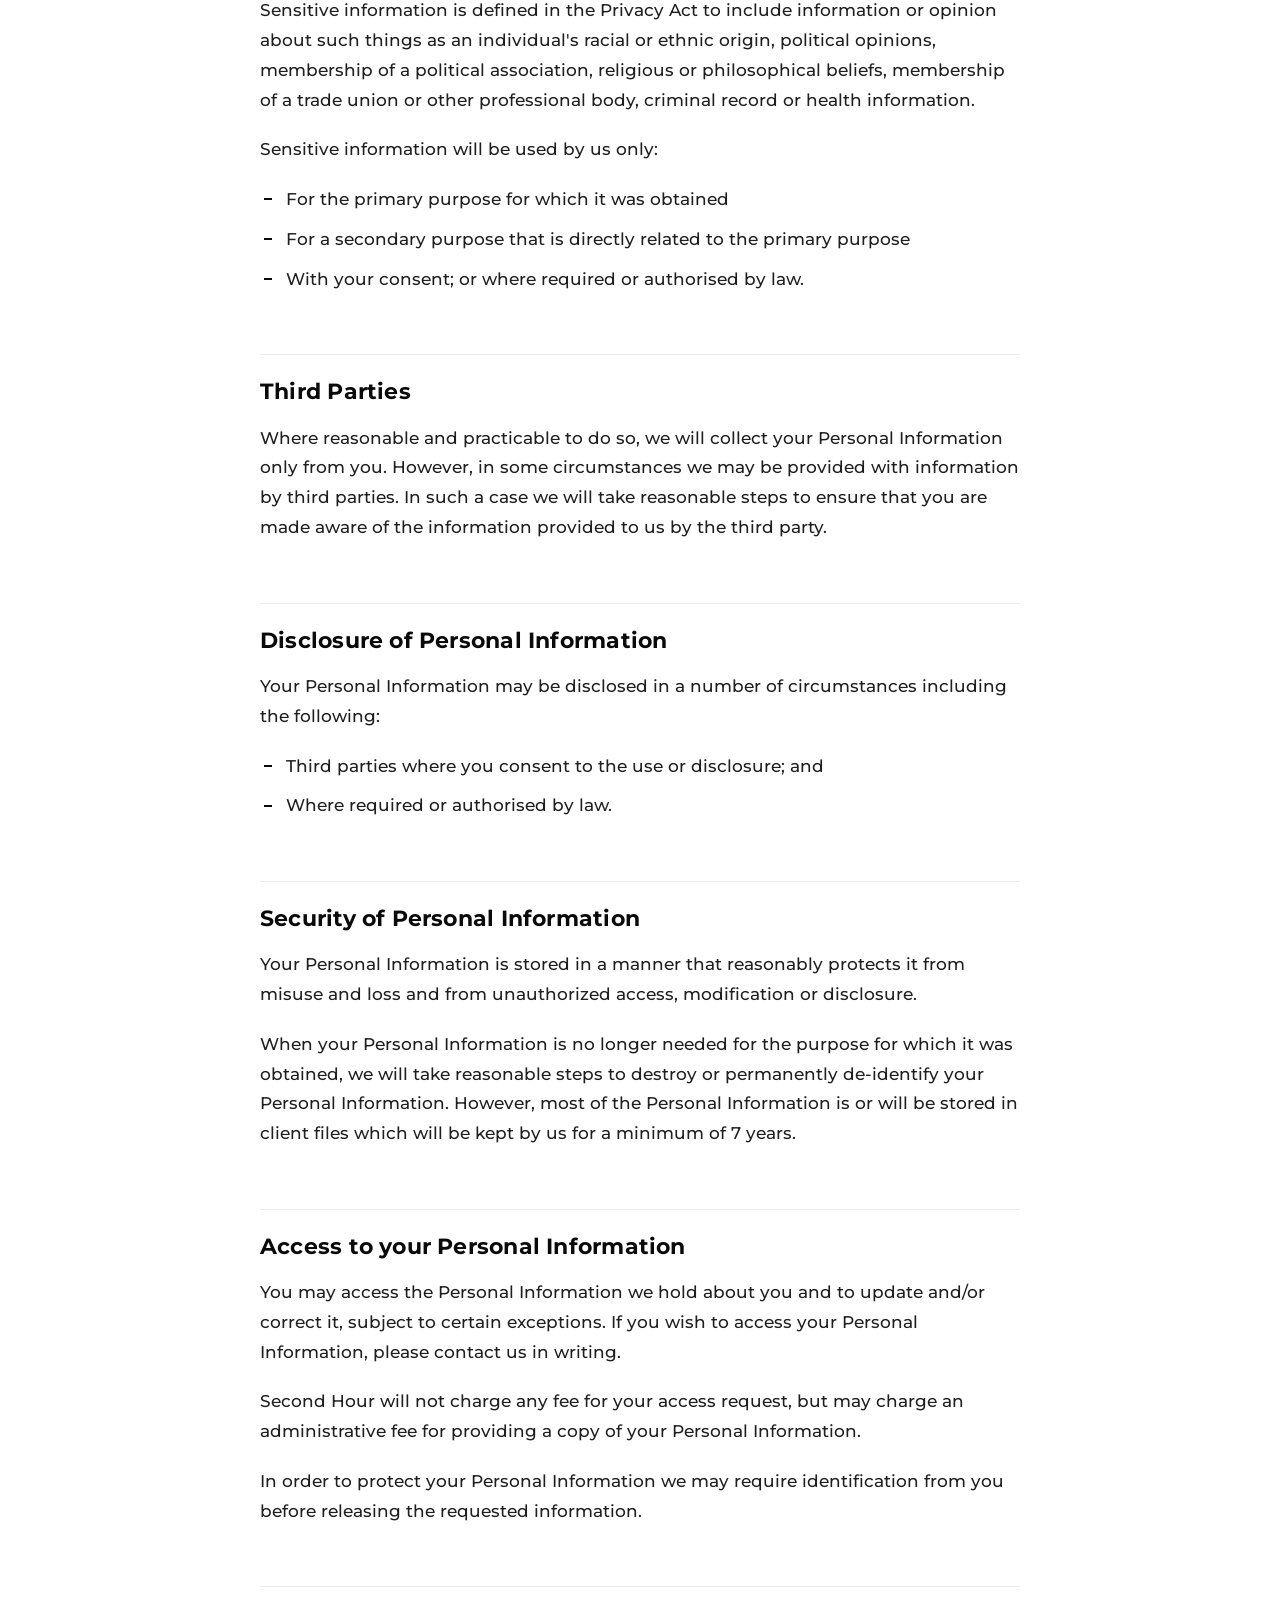
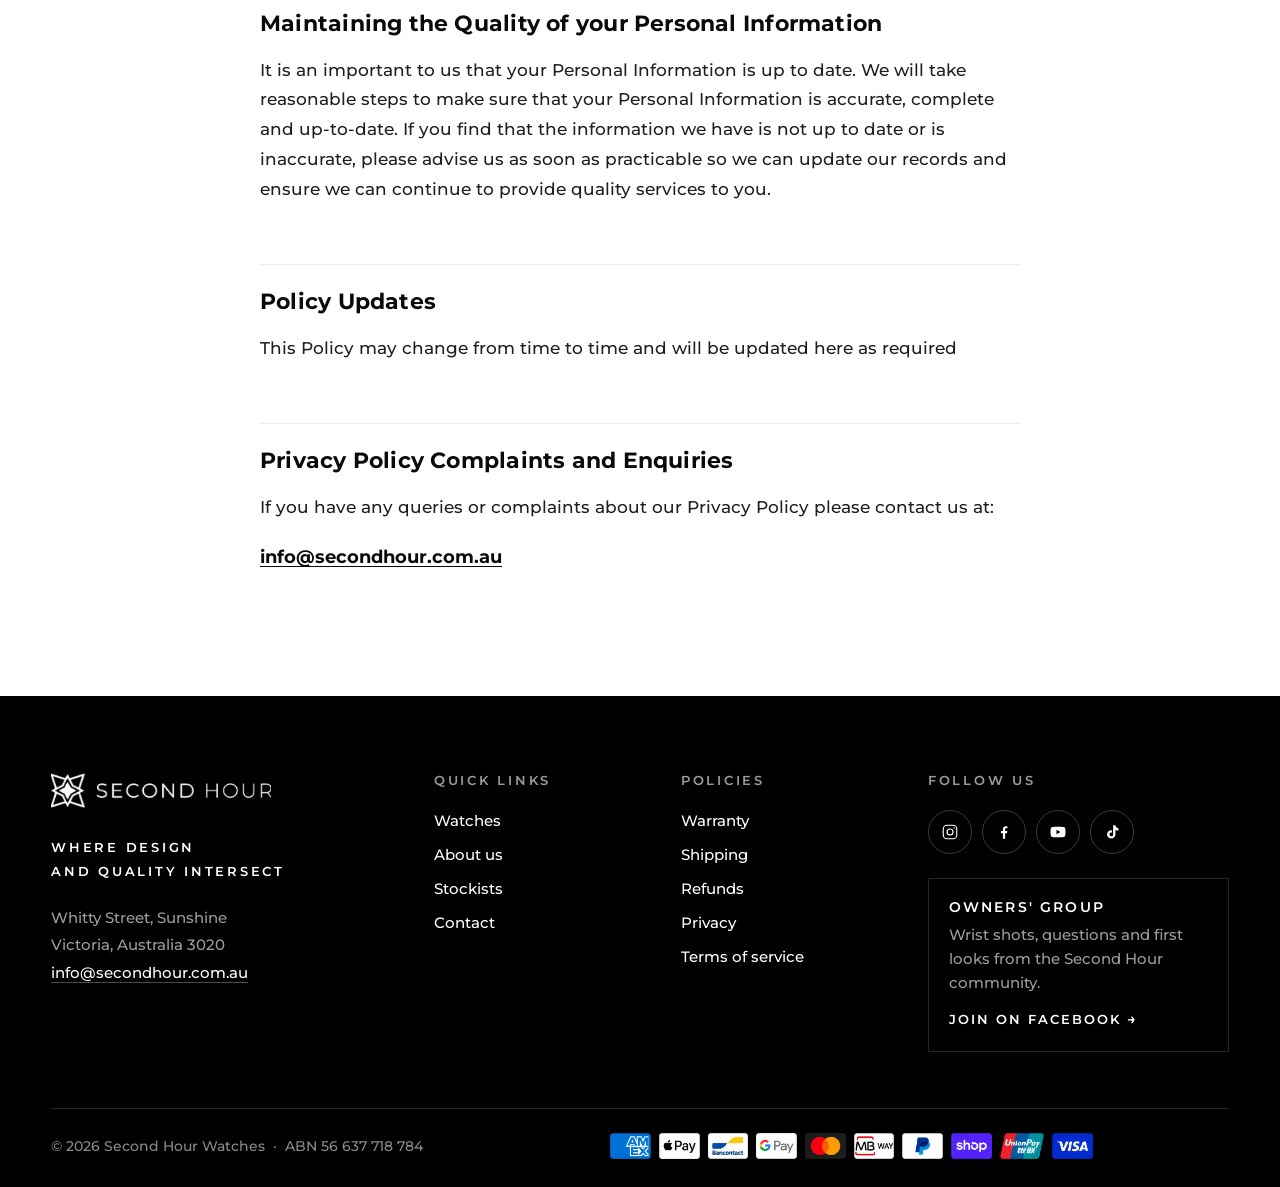
<file: privacy.html>
<!doctype html>
<html lang="en">
<head>
<meta charset="utf-8">
<meta name="viewport" content="width=device-width, initial-scale=1, viewport-fit=cover">
<title>Second Hour Privacy Policy</title>
<meta name="description" content="How Second Hour collects, uses and protects your Personal Information.">
<meta name="robots" content="noindex">
<link rel="preconnect" href="https://fonts.googleapis.com">
<link rel="preconnect" href="https://fonts.gstatic.com" crossorigin>
<link rel="stylesheet" href="https://fonts.googleapis.com/css2?family=Montserrat:wght@400;500;600;700&display=swap">
<link rel="stylesheet" href="assets/styles.css?v=202610061347">
</head>
<body>


<div id="top"></div>

<div class="announce" role="region" aria-label="Announcement">
  <p>Sign up for our mailing list for 10% off your first order</p>
</div>

<header class="header">
  <div class="header__inner">
    <div class="header__left">
      <button class="icon-btn burger" type="button" aria-label="Open menu" aria-controls="drawer" aria-expanded="false" id="drawer-open">
        <svg width="22" height="22" viewBox="0 0 24 24" fill="none" stroke="currentColor" stroke-width="1.4" aria-hidden="true"><path d="M3 7h18M3 12h18M3 17h18"/></svg>
      </button>
      <nav class="nav" aria-label="Main">
        <ul class="nav__list">
          <li class="nav__item nav__item--mega">
            <a href="./#collection" class="nav__link" aria-haspopup="true">Collections
              <svg class="caret" width="10" height="10" viewBox="0 0 10 10" aria-hidden="true"><path d="M2 3.5 5 6.5 8 3.5" fill="none" stroke="currentColor" stroke-width="1.2"/></svg>
            </a>
            <div class="mega">
              <div class="mega__inner">
                <div>
                  <p class="label mega__label">The collection</p>
                  <ul class="mega__list">
                    <li><a href="./#collection"><span class="mega__name">Gin Clear</span><span class="mega__desc">The flagship dive watch</span></a></li>
                    <li><a href="./#collection"><span class="mega__name">Mandala</span><span class="mega__desc">A sports watch with a dial obsession</span></a></li>
                    <li><a href="./#collection"><span class="mega__name">The Beacon 2</span><span class="mega__desc">Maximum visibility after dark</span></a></li>
                  </ul>
                </div>
                <div>
                  <p class="label mega__label" aria-hidden="true">&nbsp;</p>
                  <ul class="mega__list">
                    <li><a href="./#collection"><span class="mega__name">Fusion</span><span class="mega__desc">Form and function, toughened to 1200 HV</span></a></li>
                    <li><a href="./#collection"><span class="mega__name">Memoir</span><span class="mega__desc">Art Deco, refined for the wrist</span></a></li>
                    <li><a href="./#collection" class="mega__all">View all watches <span aria-hidden="true">→</span></a></li>
                  </ul>
                </div>
                <a href="./#collection" class="mega__feature">
                  <span class="mega__img"><img src="assets/ginclear.jpg" alt="Gin Clear dive watch with green dial resting on a green book"></span>
                  <span class="mega__copy">
                    <span class="label" style="color: var(--grey-on-light)">New</span>
                    <span class="mega__name">The Gin Clear 3</span>
                    <span class="mega__cta">Discover <span aria-hidden="true">→</span></span>
                  </span>
                </a>
              </div>
            </div>
          </li>
          <li class="nav__item"><a href="about" class="nav__link">About us</a></li>
          <li class="nav__item"><a href="stockists" class="nav__link">Stockists</a></li>
          <li class="nav__item nav__item--drop">
            <a href="#footer" class="nav__link" aria-haspopup="true">Support
              <svg class="caret" width="10" height="10" viewBox="0 0 10 10" aria-hidden="true"><path d="M2 3.5 5 6.5 8 3.5" fill="none" stroke="currentColor" stroke-width="1.2"/></svg>
            </a>
            <ul class="drop">
              <li><a href="shipping-policy#sp-warranty">Warranty</a></li>
              <li><a href="shipping-policy">Shipping</a></li>
              <li><a href="contact">Contact</a></li>
            </ul>
          </li>
        </ul>
      </nav>
    </div>

    <a href="./" class="logo" aria-label="Second Hour home">
      <img src="assets/logo-dark.png" alt="Second Hour" width="159" height="70">
    </a>

    <div class="header__right">
      <a href="#footer" class="nav__link journal">The Watch Journal</a>
      <button class="icon-btn" type="button" aria-label="Search">
        <svg width="20" height="20" viewBox="0 0 24 24" fill="none" stroke="currentColor" stroke-width="1.4" aria-hidden="true"><circle cx="11" cy="11" r="7"/><path d="m20 20-3.6-3.6"/></svg>
      </button>
      <a href="./#collection" class="icon-btn" aria-label="Bag, 4 items">
        <svg width="20" height="20" viewBox="0 0 24 24" fill="none" stroke="currentColor" stroke-width="1.4" aria-hidden="true"><path d="M5 8h14l-1 13H6L5 8Z"/><path d="M9 8V6a3 3 0 0 1 6 0v2"/></svg>
        <span class="bag__count" aria-hidden="true">4</span>
      </a>
    </div>
  </div>
</header>

<div class="drawer" id="drawer" aria-hidden="true">
  <div class="drawer__scrim" data-close></div>
  <div class="drawer__panel" role="dialog" aria-label="Menu">
    <div class="drawer__top">
      <span class="label">Menu</span>
      <button class="icon-btn" type="button" aria-label="Close menu" data-close>
        <svg width="20" height="20" viewBox="0 0 24 24" fill="none" stroke="currentColor" stroke-width="1.4" aria-hidden="true"><path d="M6 6l12 12M18 6 6 18"/></svg>
      </button>
    </div>
    <nav aria-label="Mobile">
      <details class="acc">
        <summary>Collections</summary>
        <ul>
          <li><a href="./#collection" data-close>Gin Clear</a></li>
          <li><a href="./#collection" data-close>Mandala</a></li>
          <li><a href="./#collection" data-close>The Beacon 2</a></li>
          <li><a href="./#collection" data-close>Fusion</a></li>
          <li><a href="./#collection" data-close>Memoir</a></li>
          <li><a href="./#collection" data-close>View all watches →</a></li>
        </ul>
      </details>
      <a class="drawer__link" href="about">About us</a>
      <a class="drawer__link" href="stockists">Stockists</a>
      <details class="acc">
        <summary>Support</summary>
        <ul>
          <li><a href="shipping-policy#sp-warranty">Warranty</a></li>
          <li><a href="shipping-policy">Shipping</a></li>
          <li><a href="contact">Contact</a></li>
        </ul>
      </details>
      <a class="drawer__link" href="#footer" data-close>The Watch Journal</a>
      <a class="drawer__link" href="contact">Contact</a>
    </nav>
  </div>
</div>

<main>
  <section class="pv-hero" aria-labelledby="pv-title">
    <figure class="pv-hero__media" aria-hidden="true">
      <img src="assets/privacy-hero.jpg" alt="">
    </figure>
    <div class="pv-hero__inner">
      <h1 id="pv-title">Privacy policy</h1>
    </div>
  </section>

  <article class="pv-body">
    <div class="pv-wrap">
      <p class="pv-lead">Second Hour is committed to providing quality services to you and this policy outlines our ongoing obligations to you in respect of how we manage your Personal Information.</p>
      <p>We have adopted the Australian Privacy Principles (APPs) contained in the Privacy Act 1988 (Cth) (the Privacy Act). The APPs govern the way in which we collect, use, disclose, store, secure and dispose of your Personal Information.</p>
      <p>A copy of the Australian Privacy Principles may be obtained from the website of The Office of the Australian Information Commissioner at <a href="https://www.oaic.gov.au" target="_blank" rel="noopener noreferrer">www.oaic.gov.au</a></p>

      <h2>What is Personal Information and why do we collect it?</h2>
      <p>Personal Information is information or an opinion that identifies an individual. Examples of Personal Information we collect include: names, addresses, email addresses, phone and facsimile numbers.</p>
      <p>This Personal Information is obtained in many ways including email, via our website <a href="./">www.secondhour.com.au</a>, and mailing list sign up.</p>
      <p>We collect your Personal Information for the primary purpose of providing our services to you, providing information to our clients and marketing. We may also use your Personal Information for secondary purposes closely related to the primary purpose, in circumstances where you would reasonably expect such use or disclosure. You may unsubscribe from our mailing/marketing lists at any time by contacting us in writing.</p>
      <p>When we collect Personal Information we will, where appropriate and where possible, explain to you why we are collecting the information and how we plan to use it.</p>

      <h2>Sensitive Information</h2>
      <p>Sensitive information is defined in the Privacy Act to include information or opinion about such things as an individual's racial or ethnic origin, political opinions, membership of a political association, religious or philosophical beliefs, membership of a trade union or other professional body, criminal record or health information.</p>
      <p>Sensitive information will be used by us only:</p>
      <ul>
        <li>For the primary purpose for which it was obtained</li>
        <li>For a secondary purpose that is directly related to the primary purpose</li>
        <li>With your consent; or where required or authorised by law.</li>
      </ul>

      <h2>Third Parties</h2>
      <p>Where reasonable and practicable to do so, we will collect your Personal Information only from you. However, in some circumstances we may be provided with information by third parties. In such a case we will take reasonable steps to ensure that you are made aware of the information provided to us by the third party.</p>

      <h2>Disclosure of Personal Information</h2>
      <p>Your Personal Information may be disclosed in a number of circumstances including the following:</p>
      <ul>
        <li>Third parties where you consent to the use or disclosure; and</li>
        <li>Where required or authorised by law.</li>
      </ul>

      <h2>Security of Personal Information</h2>
      <p>Your Personal Information is stored in a manner that reasonably protects it from misuse and loss and from unauthorized access, modification or disclosure.</p>
      <p>When your Personal Information is no longer needed for the purpose for which it was obtained, we will take reasonable steps to destroy or permanently de-identify your Personal Information. However, most of the Personal Information is or will be stored in client files which will be kept by us for a minimum of 7 years.</p>

      <h2>Access to your Personal Information</h2>
      <p>You may access the Personal Information we hold about you and to update and/or correct it, subject to certain exceptions. If you wish to access your Personal Information, please contact us in writing.</p>
      <p>Second Hour will not charge any fee for your access request, but may charge an administrative fee for providing a copy of your Personal Information.</p>
      <p>In order to protect your Personal Information we may require identification from you before releasing the requested information.</p>

      <h2>Maintaining the Quality of your Personal Information</h2>
      <p>It is an important to us that your Personal Information is up to date. We will take reasonable steps to make sure that your Personal Information is accurate, complete and up-to-date. If you find that the information we have is not up to date or is inaccurate, please advise us as soon as practicable so we can update our records and ensure we can continue to provide quality services to you.</p>

      <h2>Policy Updates</h2>
      <p>This Policy may change from time to time and will be updated here as required</p>

      <h2>Privacy Policy Complaints and Enquiries</h2>
      <p>If you have any queries or complaints about our Privacy Policy please contact us at:</p>
      <p><a class="pv-email" href="mailto:info@secondhour.com.au">info@secondhour.com.au</a></p>
    </div>
  </article>
</main>


<footer class="footer" id="footer">
  <div class="footer__inner">
    <div class="footer__top">
      <div class="footer__brand">
        <img src="assets/logo-white.png" alt="Second Hour" width="277" height="44">
        <p class="label footer__tagline">Where design<br>and quality intersect</p>
        <address class="footer__contact">
          Whitty Street, Sunshine<br>
          Victoria, Australia 3020<br>
          <span>info@secondhour.com.au</span>
        </address>
      </div>

      <div class="footer__menus">
        <div>
          <h2 class="label footer__heading">Quick links</h2>
          <ul class="footer__links">
            <li><a href="./#collection">Watches</a></li>
            <li><a href="about">About us</a></li>
            <li><a href="stockists">Stockists</a></li>
            <li><a href="contact">Contact</a></li>
          </ul>
        </div>
        <div>
          <h2 class="label footer__heading">Policies</h2>
          <ul class="footer__links">
            <li><a href="shipping-policy#sp-warranty">Warranty</a></li>
            <li><a href="shipping-policy">Shipping</a></li>
            <li><a href="refund-policy">Refunds</a></li>
            <li><a href="privacy" aria-current="page">Privacy</a></li>
            <li><a href="terms-of-service">Terms of service</a></li>
          </ul>
        </div>
        <div>
          <h2 class="label footer__heading">Follow us</h2>
          <ul class="social">
            <li><a href="https://www.instagram.com/secondhourwatches/" aria-label="Instagram">
              <svg width="18" height="18" viewBox="0 0 24 24" fill="none" stroke="currentColor" stroke-width="1.5" aria-hidden="true"><rect x="3" y="3" width="18" height="18" rx="5"/><circle cx="12" cy="12" r="4"/><circle cx="17.5" cy="6.5" r="0.8" fill="currentColor" stroke="none"/></svg>
            </a></li>
            <li><a href="https://www.facebook.com/SecondHourWatch" aria-label="Facebook">
              <svg width="18" height="18" viewBox="0 0 24 24" fill="currentColor" aria-hidden="true"><path d="M13.5 21v-7.5h2.5l.4-3h-2.9V8.6c0-.9.3-1.5 1.5-1.5h1.5V4.4c-.3 0-1.2-.1-2.2-.1-2.2 0-3.7 1.3-3.7 3.8v2.4H8v3h2.6V21h2.9Z"/></svg>
            </a></li>
            <li><a href="https://www.youtube.com/@SecondHourWatches" aria-label="YouTube">
              <svg width="18" height="18" viewBox="0 0 24 24" fill="currentColor" aria-hidden="true"><path d="M21.6 7.2a2.5 2.5 0 0 0-1.8-1.8C18.2 5 12 5 12 5s-6.2 0-7.8.4A2.5 2.5 0 0 0 2.4 7.2 26 26 0 0 0 2 12a26 26 0 0 0 .4 4.8 2.5 2.5 0 0 0 1.8 1.8C5.8 19 12 19 12 19s6.2 0 7.8-.4a2.5 2.5 0 0 0 1.8-1.8A26 26 0 0 0 22 12a26 26 0 0 0-.4-4.8ZM10 15V9l5.2 3L10 15Z"/></svg>
            </a></li>
            <li><a href="#tiktok" aria-label="TikTok">
              <svg width="18" height="18" viewBox="0 0 24 24" fill="currentColor" aria-hidden="true"><path d="M16.6 3c.4 2.2 1.8 3.7 4 4v3.1c-1.5 0-2.9-.5-4-1.2v6.3a5.6 5.6 0 1 1-5.6-5.6c.3 0 .6 0 .9.1v3.2a2.5 2.5 0 1 0 1.6 2.3V3h3.1Z"/></svg>
            </a></li>
          </ul>
          <a class="group" href="https://www.facebook.com/groups/901599277070121">
            <b>Owners' group</b>
            <span>Wrist shots, questions and first looks from the Second Hour community.</span>
            <em>Join on Facebook <span aria-hidden="true" style="color: inherit">→</span></em>
          </a>
        </div>
      </div>
    </div>

    <div class="footer__bottom">
      <div class="footer__legal">
        <span>© 2026 Second Hour Watches</span>
        <span aria-hidden="true">·</span>
        <span>ABN 56 637 718 784</span>
      </div>
      <ul class="pay" aria-label="Accepted payment methods">
        <li><img src="assets/pay-amex.png" alt="American Express" width="38" height="24"></li>
        <li><img src="assets/pay-applepay.png" alt="Apple Pay" width="36" height="24"></li>
        <li><img src="assets/pay-bancontact.png" alt="Bancontact" width="36" height="22"></li>
        <li><img src="assets/pay-googlepay.png" alt="Google Pay" width="36" height="22"></li>
        <li><img src="assets/pay-mastercard.png" alt="Mastercard" width="38" height="24"></li>
        <li><img src="assets/pay-mbway.png" alt="MB WAY" width="36" height="22"></li>
        <li><img src="assets/pay-paypal.png" alt="PayPal" width="36" height="22"></li>
        <li><img src="assets/pay-shoppay.png" alt="Shop Pay" width="38" height="24"></li>
        <li><img src="assets/pay-unionpay.png" alt="UnionPay" width="38" height="24"></li>
        <li><img src="assets/pay-visa.png" alt="Visa" width="38" height="24"></li>
      </ul>
    </div>
  </div>
</footer>

<!-- Floating dock: hidden at the top of the page, fades in after scrolling -->
<div class="dock" id="dock" aria-hidden="true">
  <button class="totop" type="button" id="totop" aria-label="Back to top" tabindex="-1">
    <svg width="18" height="18" viewBox="0 0 24 24" fill="none" stroke="currentColor" stroke-width="1.5" aria-hidden="true"><path d="M12 19V5M6 11l6-6 6 6"/></svg>
  </button>
  <div class="currency">
    <div class="currency__menu" id="currency-menu" role="menu" aria-label="Currency" hidden>
      <button type="button" role="menuitemradio" aria-checked="false" data-code="USD" data-flag="assets/flag-usd.png"><img src="assets/flag-usd.png" alt="">US Dollar (USD)</button>
      <button type="button" role="menuitemradio" aria-checked="false" data-code="GBP" data-flag="assets/flag-gbp.png"><img src="assets/flag-gbp.png" alt="">British Pound (GBP)</button>
      <button type="button" role="menuitemradio" aria-checked="false" data-code="EUR" data-flag="assets/flag-eur.png"><img src="assets/flag-eur.png" alt="">Euro (EUR)</button>
      <button type="button" role="menuitemradio" aria-checked="false" data-code="CAD" data-flag="assets/flag-cad.png"><img src="assets/flag-cad.png" alt="">Canadian Dollar (CAD)</button>
      <button type="button" role="menuitemradio" aria-checked="true" data-code="AUD" data-flag="assets/flag-aud.png"><img src="assets/flag-aud.png" alt="">Australian Dollar (AUD)</button>
    </div>
    <button class="currency__btn" type="button" id="currency-btn" aria-haspopup="menu" aria-expanded="false" aria-controls="currency-menu" tabindex="-1">
      <img id="currency-flag" src="assets/flag-aud.png" alt="">
      <span id="currency-code">AUD</span>
      <svg width="10" height="10" viewBox="0 0 10 10" aria-hidden="true"><path d="M2 6.5 5 3.5 8 6.5" fill="none" stroke="currentColor" stroke-width="1.3"/></svg>
      <span class="vh">Change currency</span>
    </button>
  </div>
</div>

<script src="assets/site.js?v=202610061347"></script>
</body>
</html>
</file>
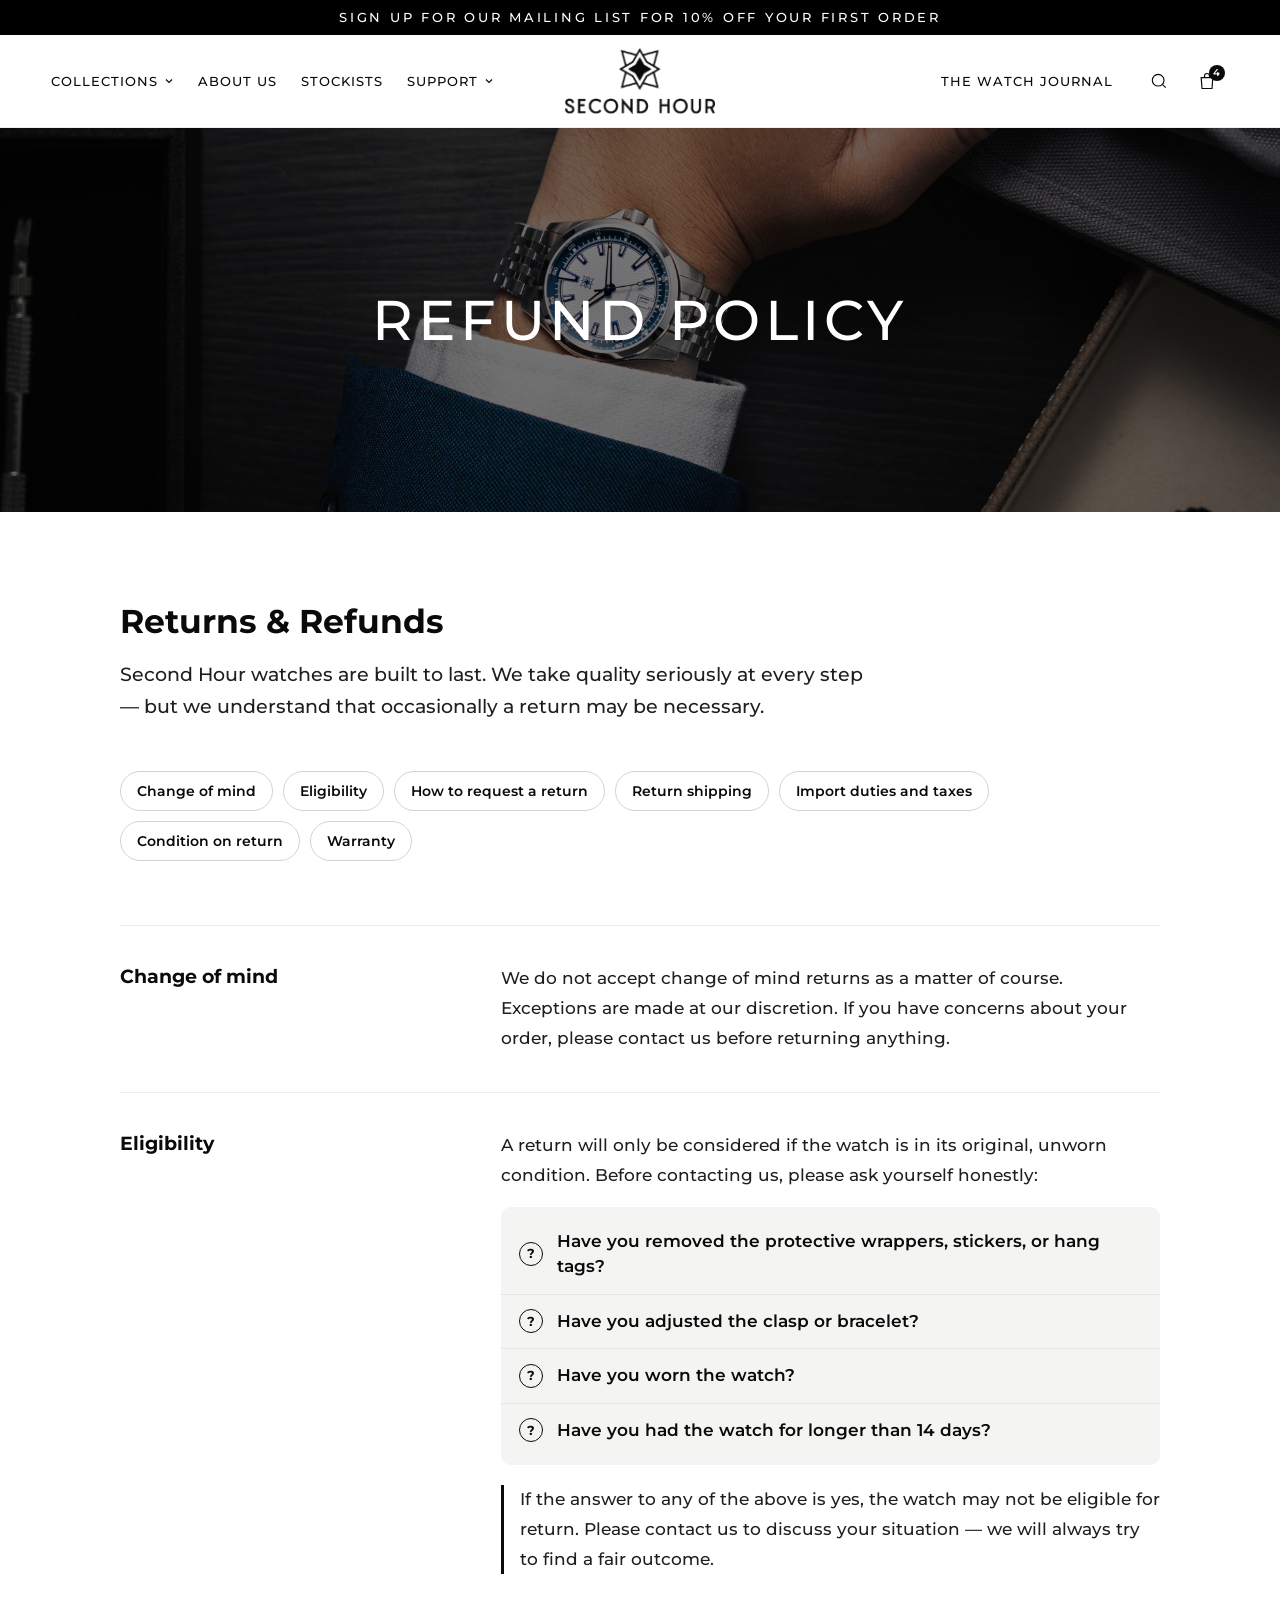
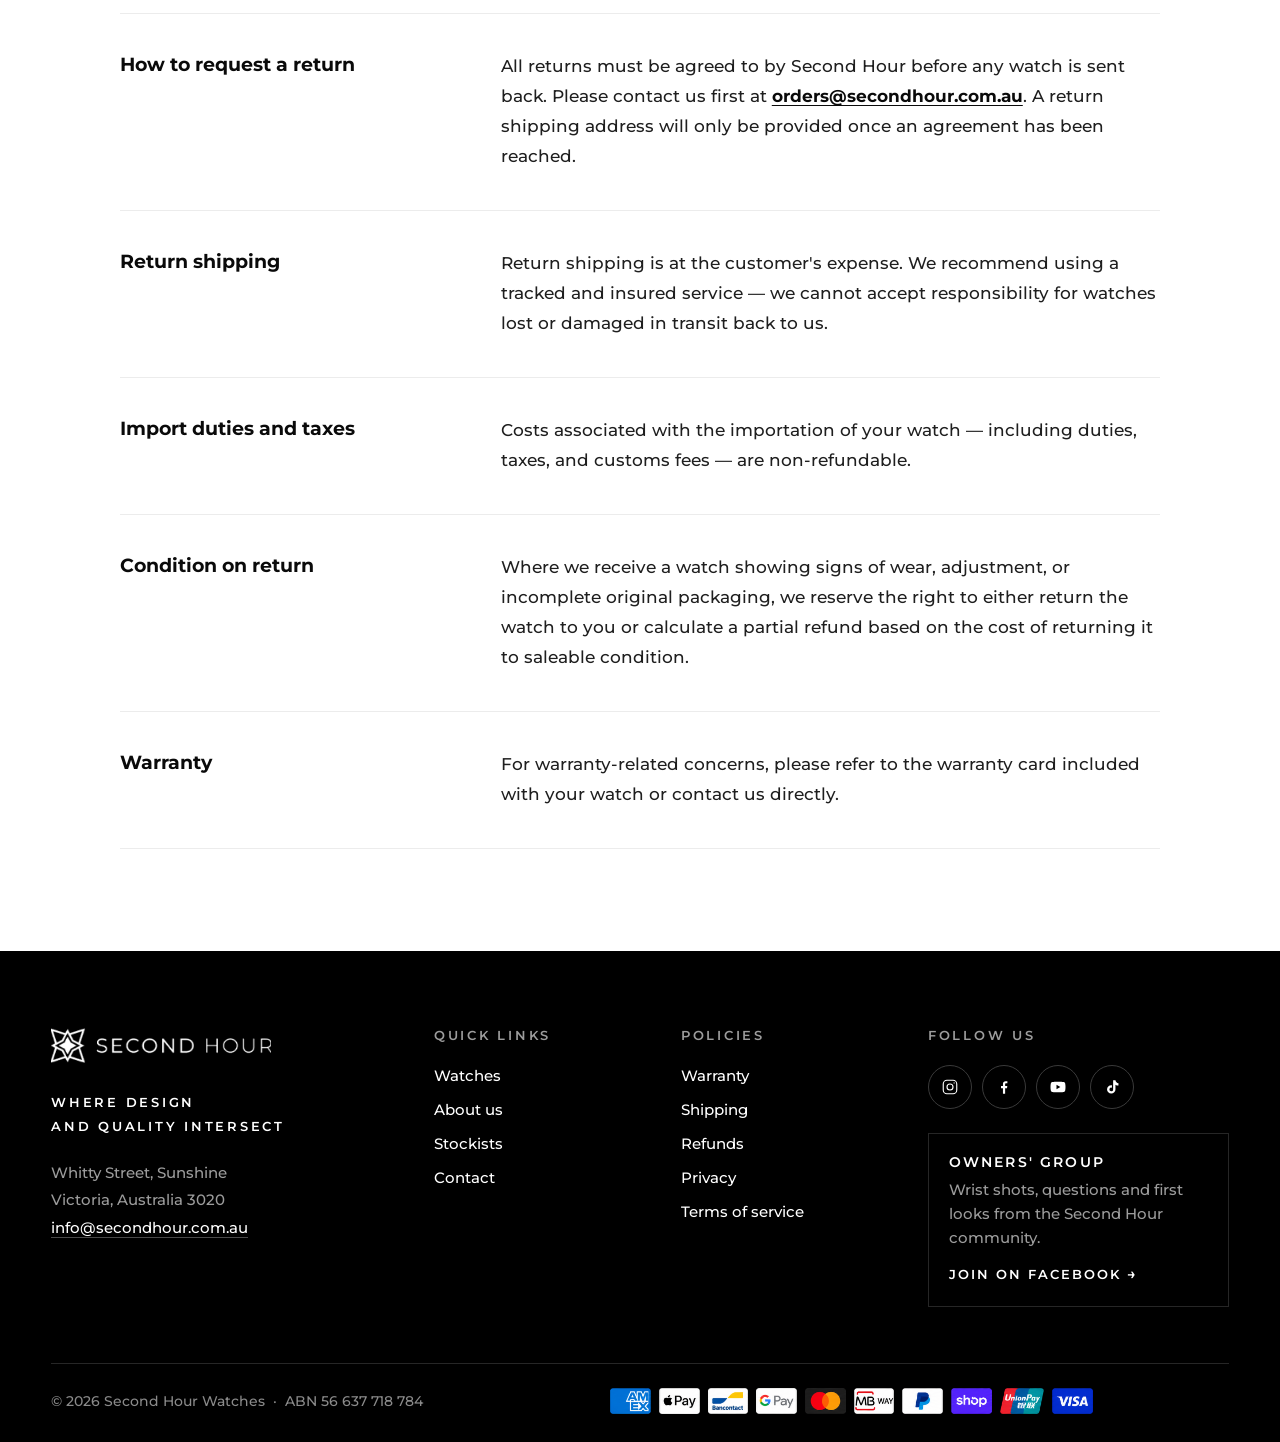
<file: refund-policy.html>
<!doctype html>
<html lang="en">
<head>
<meta charset="utf-8">
<meta name="viewport" content="width=device-width, initial-scale=1, viewport-fit=cover">
<title>Second Hour Refund Policy</title>
<meta name="description" content="Returns and refunds at Second Hour.">
<meta name="robots" content="noindex">
<link rel="preconnect" href="https://fonts.googleapis.com">
<link rel="preconnect" href="https://fonts.gstatic.com" crossorigin>
<link rel="stylesheet" href="https://fonts.googleapis.com/css2?family=Montserrat:wght@400;500;600;700&display=swap">
<link rel="stylesheet" href="assets/styles.css?v=202610061347">
</head>
<body>


<div id="top"></div>

<div class="announce" role="region" aria-label="Announcement">
  <p>Sign up for our mailing list for 10% off your first order</p>
</div>

<header class="header">
  <div class="header__inner">
    <div class="header__left">
      <button class="icon-btn burger" type="button" aria-label="Open menu" aria-controls="drawer" aria-expanded="false" id="drawer-open">
        <svg width="22" height="22" viewBox="0 0 24 24" fill="none" stroke="currentColor" stroke-width="1.4" aria-hidden="true"><path d="M3 7h18M3 12h18M3 17h18"/></svg>
      </button>
      <nav class="nav" aria-label="Main">
        <ul class="nav__list">
          <li class="nav__item nav__item--mega">
            <a href="./#collection" class="nav__link" aria-haspopup="true">Collections
              <svg class="caret" width="10" height="10" viewBox="0 0 10 10" aria-hidden="true"><path d="M2 3.5 5 6.5 8 3.5" fill="none" stroke="currentColor" stroke-width="1.2"/></svg>
            </a>
            <div class="mega">
              <div class="mega__inner">
                <div>
                  <p class="label mega__label">The collection</p>
                  <ul class="mega__list">
                    <li><a href="./#collection"><span class="mega__name">Gin Clear</span><span class="mega__desc">The flagship dive watch</span></a></li>
                    <li><a href="./#collection"><span class="mega__name">Mandala</span><span class="mega__desc">A sports watch with a dial obsession</span></a></li>
                    <li><a href="./#collection"><span class="mega__name">The Beacon 2</span><span class="mega__desc">Maximum visibility after dark</span></a></li>
                  </ul>
                </div>
                <div>
                  <p class="label mega__label" aria-hidden="true">&nbsp;</p>
                  <ul class="mega__list">
                    <li><a href="./#collection"><span class="mega__name">Fusion</span><span class="mega__desc">Form and function, toughened to 1200 HV</span></a></li>
                    <li><a href="./#collection"><span class="mega__name">Memoir</span><span class="mega__desc">Art Deco, refined for the wrist</span></a></li>
                    <li><a href="./#collection" class="mega__all">View all watches <span aria-hidden="true">→</span></a></li>
                  </ul>
                </div>
                <a href="./#collection" class="mega__feature">
                  <span class="mega__img"><img src="assets/ginclear.jpg" alt="Gin Clear dive watch with green dial resting on a green book"></span>
                  <span class="mega__copy">
                    <span class="label" style="color: var(--grey-on-light)">New</span>
                    <span class="mega__name">The Gin Clear 3</span>
                    <span class="mega__cta">Discover <span aria-hidden="true">→</span></span>
                  </span>
                </a>
              </div>
            </div>
          </li>
          <li class="nav__item"><a href="about" class="nav__link">About us</a></li>
          <li class="nav__item"><a href="stockists" class="nav__link">Stockists</a></li>
          <li class="nav__item nav__item--drop">
            <a href="#footer" class="nav__link" aria-haspopup="true">Support
              <svg class="caret" width="10" height="10" viewBox="0 0 10 10" aria-hidden="true"><path d="M2 3.5 5 6.5 8 3.5" fill="none" stroke="currentColor" stroke-width="1.2"/></svg>
            </a>
            <ul class="drop">
              <li><a href="shipping-policy#sp-warranty">Warranty</a></li>
              <li><a href="shipping-policy">Shipping</a></li>
              <li><a href="contact">Contact</a></li>
            </ul>
          </li>
        </ul>
      </nav>
    </div>

    <a href="./" class="logo" aria-label="Second Hour home">
      <img src="assets/logo-dark.png" alt="Second Hour" width="159" height="70">
    </a>

    <div class="header__right">
      <a href="#footer" class="nav__link journal">The Watch Journal</a>
      <button class="icon-btn" type="button" aria-label="Search">
        <svg width="20" height="20" viewBox="0 0 24 24" fill="none" stroke="currentColor" stroke-width="1.4" aria-hidden="true"><circle cx="11" cy="11" r="7"/><path d="m20 20-3.6-3.6"/></svg>
      </button>
      <a href="./#collection" class="icon-btn" aria-label="Bag, 4 items">
        <svg width="20" height="20" viewBox="0 0 24 24" fill="none" stroke="currentColor" stroke-width="1.4" aria-hidden="true"><path d="M5 8h14l-1 13H6L5 8Z"/><path d="M9 8V6a3 3 0 0 1 6 0v2"/></svg>
        <span class="bag__count" aria-hidden="true">4</span>
      </a>
    </div>
  </div>
</header>

<div class="drawer" id="drawer" aria-hidden="true">
  <div class="drawer__scrim" data-close></div>
  <div class="drawer__panel" role="dialog" aria-label="Menu">
    <div class="drawer__top">
      <span class="label">Menu</span>
      <button class="icon-btn" type="button" aria-label="Close menu" data-close>
        <svg width="20" height="20" viewBox="0 0 24 24" fill="none" stroke="currentColor" stroke-width="1.4" aria-hidden="true"><path d="M6 6l12 12M18 6 6 18"/></svg>
      </button>
    </div>
    <nav aria-label="Mobile">
      <details class="acc">
        <summary>Collections</summary>
        <ul>
          <li><a href="./#collection" data-close>Gin Clear</a></li>
          <li><a href="./#collection" data-close>Mandala</a></li>
          <li><a href="./#collection" data-close>The Beacon 2</a></li>
          <li><a href="./#collection" data-close>Fusion</a></li>
          <li><a href="./#collection" data-close>Memoir</a></li>
          <li><a href="./#collection" data-close>View all watches →</a></li>
        </ul>
      </details>
      <a class="drawer__link" href="about">About us</a>
      <a class="drawer__link" href="stockists">Stockists</a>
      <details class="acc">
        <summary>Support</summary>
        <ul>
          <li><a href="shipping-policy#sp-warranty">Warranty</a></li>
          <li><a href="shipping-policy">Shipping</a></li>
          <li><a href="contact">Contact</a></li>
        </ul>
      </details>
      <a class="drawer__link" href="#footer" data-close>The Watch Journal</a>
      <a class="drawer__link" href="contact">Contact</a>
    </nav>
  </div>
</div>

<main>
  <section class="pv-hero rf-hero" aria-labelledby="rf-title">
    <figure class="pv-hero__media" aria-hidden="true">
      <img src="assets/refund-hero.jpg" alt="">
    </figure>
    <div class="pv-hero__inner">
      <h1 id="rf-title">Refund policy</h1>
    </div>
  </section>

  <article class="rf-body">
    <div class="rf-wrap">
      <header class="rf-intro">
        <h2>Returns &amp; Refunds</h2>
        <p>Second Hour watches are built to last. We take quality seriously at every step — but we understand that occasionally a return may be necessary.</p>
      </header>

      <nav class="rf-toc" aria-label="On this page">
        <a href="#rf-change">Change of mind</a>
        <a href="#rf-eligibility">Eligibility</a>
        <a href="#rf-request">How to request a return</a>
        <a href="#rf-shipping">Return shipping</a>
        <a href="#rf-duties">Import duties and taxes</a>
        <a href="#rf-condition">Condition on return</a>
        <a href="#rf-warranty">Warranty</a>
      </nav>

      <section class="rf-item" id="rf-change" aria-labelledby="rf-change-h">
        <h3 id="rf-change-h">Change of mind</h3>
        <div class="rf-text">
          <p>We do not accept change of mind returns as a matter of course. Exceptions are made at our discretion. If you have concerns about your order, please contact us before returning anything.</p>
        </div>
      </section>

      <section class="rf-item" id="rf-eligibility" aria-labelledby="rf-eligibility-h">
        <h3 id="rf-eligibility-h">Eligibility</h3>
        <div class="rf-text">
          <p>A return will only be considered if the watch is in its original, unworn condition. Before contacting us, please ask yourself honestly:</p>
          <ul class="rf-checks">
            <li>Have you removed the protective wrappers, stickers, or hang tags?</li>
            <li>Have you adjusted the clasp or bracelet?</li>
            <li>Have you worn the watch?</li>
            <li>Have you had the watch for longer than 14 days?</li>
          </ul>
          <p class="rf-note">If the answer to any of the above is yes, the watch may not be eligible for return. Please contact us to discuss your situation — we will always try to find a fair outcome.</p>
        </div>
      </section>

      <section class="rf-item" id="rf-request" aria-labelledby="rf-request-h">
        <h3 id="rf-request-h">How to request a return</h3>
        <div class="rf-text">
          <p>All returns must be agreed to by Second Hour before any watch is sent back. Please contact us first at <a href="mailto:info@secondhour.com.au">orders@secondhour.com.au</a>. A return shipping address will only be provided once an agreement has been reached.</p>
        </div>
      </section>

      <section class="rf-item" id="rf-shipping" aria-labelledby="rf-shipping-h">
        <h3 id="rf-shipping-h">Return shipping</h3>
        <div class="rf-text">
          <p>Return shipping is at the customer's expense. We recommend using a tracked and insured service — we cannot accept responsibility for watches lost or damaged in transit back to us.</p>
        </div>
      </section>

      <section class="rf-item" id="rf-duties" aria-labelledby="rf-duties-h">
        <h3 id="rf-duties-h">Import duties and taxes</h3>
        <div class="rf-text">
          <p>Costs associated with the importation of your watch — including duties, taxes, and customs fees — are non-refundable.</p>
        </div>
      </section>

      <section class="rf-item" id="rf-condition" aria-labelledby="rf-condition-h">
        <h3 id="rf-condition-h">Condition on return</h3>
        <div class="rf-text">
          <p>Where we receive a watch showing signs of wear, adjustment, or incomplete original packaging, we reserve the right to either return the watch to you or calculate a partial refund based on the cost of returning it to saleable condition.</p>
        </div>
      </section>

      <section class="rf-item" id="rf-warranty" aria-labelledby="rf-warranty-h">
        <h3 id="rf-warranty-h">Warranty</h3>
        <div class="rf-text">
          <p>For warranty-related concerns, please refer to the warranty card included with your watch or contact us directly.</p>
        </div>
      </section>
    </div>
  </article>
</main>


<footer class="footer" id="footer">
  <div class="footer__inner">
    <div class="footer__top">
      <div class="footer__brand">
        <img src="assets/logo-white.png" alt="Second Hour" width="277" height="44">
        <p class="label footer__tagline">Where design<br>and quality intersect</p>
        <address class="footer__contact">
          Whitty Street, Sunshine<br>
          Victoria, Australia 3020<br>
          <span>info@secondhour.com.au</span>
        </address>
      </div>

      <div class="footer__menus">
        <div>
          <h2 class="label footer__heading">Quick links</h2>
          <ul class="footer__links">
            <li><a href="./#collection">Watches</a></li>
            <li><a href="about">About us</a></li>
            <li><a href="stockists">Stockists</a></li>
            <li><a href="contact">Contact</a></li>
          </ul>
        </div>
        <div>
          <h2 class="label footer__heading">Policies</h2>
          <ul class="footer__links">
            <li><a href="shipping-policy#sp-warranty">Warranty</a></li>
            <li><a href="shipping-policy">Shipping</a></li>
            <li><a href="refund-policy" aria-current="page">Refunds</a></li>
            <li><a href="privacy">Privacy</a></li>
            <li><a href="terms-of-service">Terms of service</a></li>
          </ul>
        </div>
        <div>
          <h2 class="label footer__heading">Follow us</h2>
          <ul class="social">
            <li><a href="https://www.instagram.com/secondhourwatches/" aria-label="Instagram">
              <svg width="18" height="18" viewBox="0 0 24 24" fill="none" stroke="currentColor" stroke-width="1.5" aria-hidden="true"><rect x="3" y="3" width="18" height="18" rx="5"/><circle cx="12" cy="12" r="4"/><circle cx="17.5" cy="6.5" r="0.8" fill="currentColor" stroke="none"/></svg>
            </a></li>
            <li><a href="https://www.facebook.com/SecondHourWatch" aria-label="Facebook">
              <svg width="18" height="18" viewBox="0 0 24 24" fill="currentColor" aria-hidden="true"><path d="M13.5 21v-7.5h2.5l.4-3h-2.9V8.6c0-.9.3-1.5 1.5-1.5h1.5V4.4c-.3 0-1.2-.1-2.2-.1-2.2 0-3.7 1.3-3.7 3.8v2.4H8v3h2.6V21h2.9Z"/></svg>
            </a></li>
            <li><a href="https://www.youtube.com/@SecondHourWatches" aria-label="YouTube">
              <svg width="18" height="18" viewBox="0 0 24 24" fill="currentColor" aria-hidden="true"><path d="M21.6 7.2a2.5 2.5 0 0 0-1.8-1.8C18.2 5 12 5 12 5s-6.2 0-7.8.4A2.5 2.5 0 0 0 2.4 7.2 26 26 0 0 0 2 12a26 26 0 0 0 .4 4.8 2.5 2.5 0 0 0 1.8 1.8C5.8 19 12 19 12 19s6.2 0 7.8-.4a2.5 2.5 0 0 0 1.8-1.8A26 26 0 0 0 22 12a26 26 0 0 0-.4-4.8ZM10 15V9l5.2 3L10 15Z"/></svg>
            </a></li>
            <li><a href="#tiktok" aria-label="TikTok">
              <svg width="18" height="18" viewBox="0 0 24 24" fill="currentColor" aria-hidden="true"><path d="M16.6 3c.4 2.2 1.8 3.7 4 4v3.1c-1.5 0-2.9-.5-4-1.2v6.3a5.6 5.6 0 1 1-5.6-5.6c.3 0 .6 0 .9.1v3.2a2.5 2.5 0 1 0 1.6 2.3V3h3.1Z"/></svg>
            </a></li>
          </ul>
          <a class="group" href="https://www.facebook.com/groups/901599277070121">
            <b>Owners' group</b>
            <span>Wrist shots, questions and first looks from the Second Hour community.</span>
            <em>Join on Facebook <span aria-hidden="true" style="color: inherit">→</span></em>
          </a>
        </div>
      </div>
    </div>

    <div class="footer__bottom">
      <div class="footer__legal">
        <span>© 2026 Second Hour Watches</span>
        <span aria-hidden="true">·</span>
        <span>ABN 56 637 718 784</span>
      </div>
      <ul class="pay" aria-label="Accepted payment methods">
        <li><img src="assets/pay-amex.png" alt="American Express" width="38" height="24"></li>
        <li><img src="assets/pay-applepay.png" alt="Apple Pay" width="36" height="24"></li>
        <li><img src="assets/pay-bancontact.png" alt="Bancontact" width="36" height="22"></li>
        <li><img src="assets/pay-googlepay.png" alt="Google Pay" width="36" height="22"></li>
        <li><img src="assets/pay-mastercard.png" alt="Mastercard" width="38" height="24"></li>
        <li><img src="assets/pay-mbway.png" alt="MB WAY" width="36" height="22"></li>
        <li><img src="assets/pay-paypal.png" alt="PayPal" width="36" height="22"></li>
        <li><img src="assets/pay-shoppay.png" alt="Shop Pay" width="38" height="24"></li>
        <li><img src="assets/pay-unionpay.png" alt="UnionPay" width="38" height="24"></li>
        <li><img src="assets/pay-visa.png" alt="Visa" width="38" height="24"></li>
      </ul>
    </div>
  </div>
</footer>

<!-- Floating dock: hidden at the top of the page, fades in after scrolling -->
<div class="dock" id="dock" aria-hidden="true">
  <button class="totop" type="button" id="totop" aria-label="Back to top" tabindex="-1">
    <svg width="18" height="18" viewBox="0 0 24 24" fill="none" stroke="currentColor" stroke-width="1.5" aria-hidden="true"><path d="M12 19V5M6 11l6-6 6 6"/></svg>
  </button>
  <div class="currency">
    <div class="currency__menu" id="currency-menu" role="menu" aria-label="Currency" hidden>
      <button type="button" role="menuitemradio" aria-checked="false" data-code="USD" data-flag="assets/flag-usd.png"><img src="assets/flag-usd.png" alt="">US Dollar (USD)</button>
      <button type="button" role="menuitemradio" aria-checked="false" data-code="GBP" data-flag="assets/flag-gbp.png"><img src="assets/flag-gbp.png" alt="">British Pound (GBP)</button>
      <button type="button" role="menuitemradio" aria-checked="false" data-code="EUR" data-flag="assets/flag-eur.png"><img src="assets/flag-eur.png" alt="">Euro (EUR)</button>
      <button type="button" role="menuitemradio" aria-checked="false" data-code="CAD" data-flag="assets/flag-cad.png"><img src="assets/flag-cad.png" alt="">Canadian Dollar (CAD)</button>
      <button type="button" role="menuitemradio" aria-checked="true" data-code="AUD" data-flag="assets/flag-aud.png"><img src="assets/flag-aud.png" alt="">Australian Dollar (AUD)</button>
    </div>
    <button class="currency__btn" type="button" id="currency-btn" aria-haspopup="menu" aria-expanded="false" aria-controls="currency-menu" tabindex="-1">
      <img id="currency-flag" src="assets/flag-aud.png" alt="">
      <span id="currency-code">AUD</span>
      <svg width="10" height="10" viewBox="0 0 10 10" aria-hidden="true"><path d="M2 6.5 5 3.5 8 6.5" fill="none" stroke="currentColor" stroke-width="1.3"/></svg>
      <span class="vh">Change currency</span>
    </button>
  </div>
</div>

<script src="assets/site.js?v=202610061347"></script>
</body>
</html>
</file>
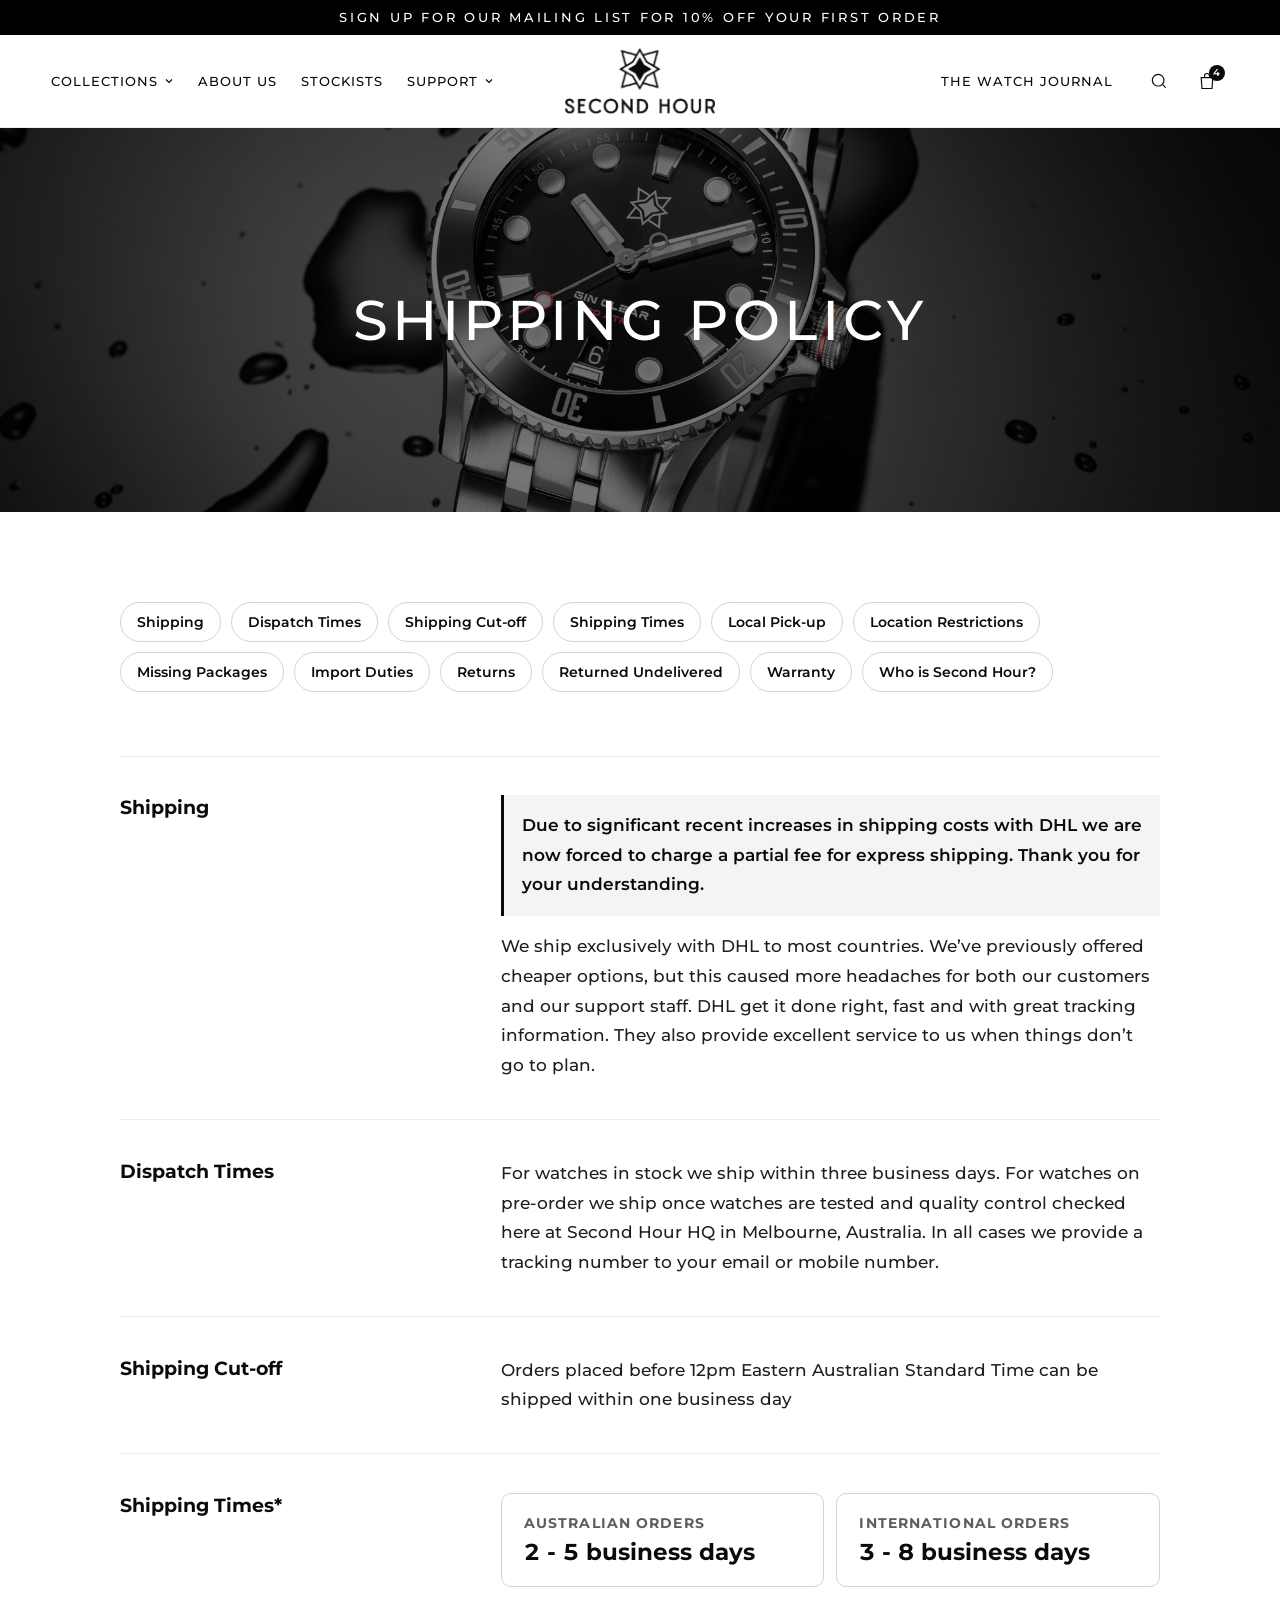
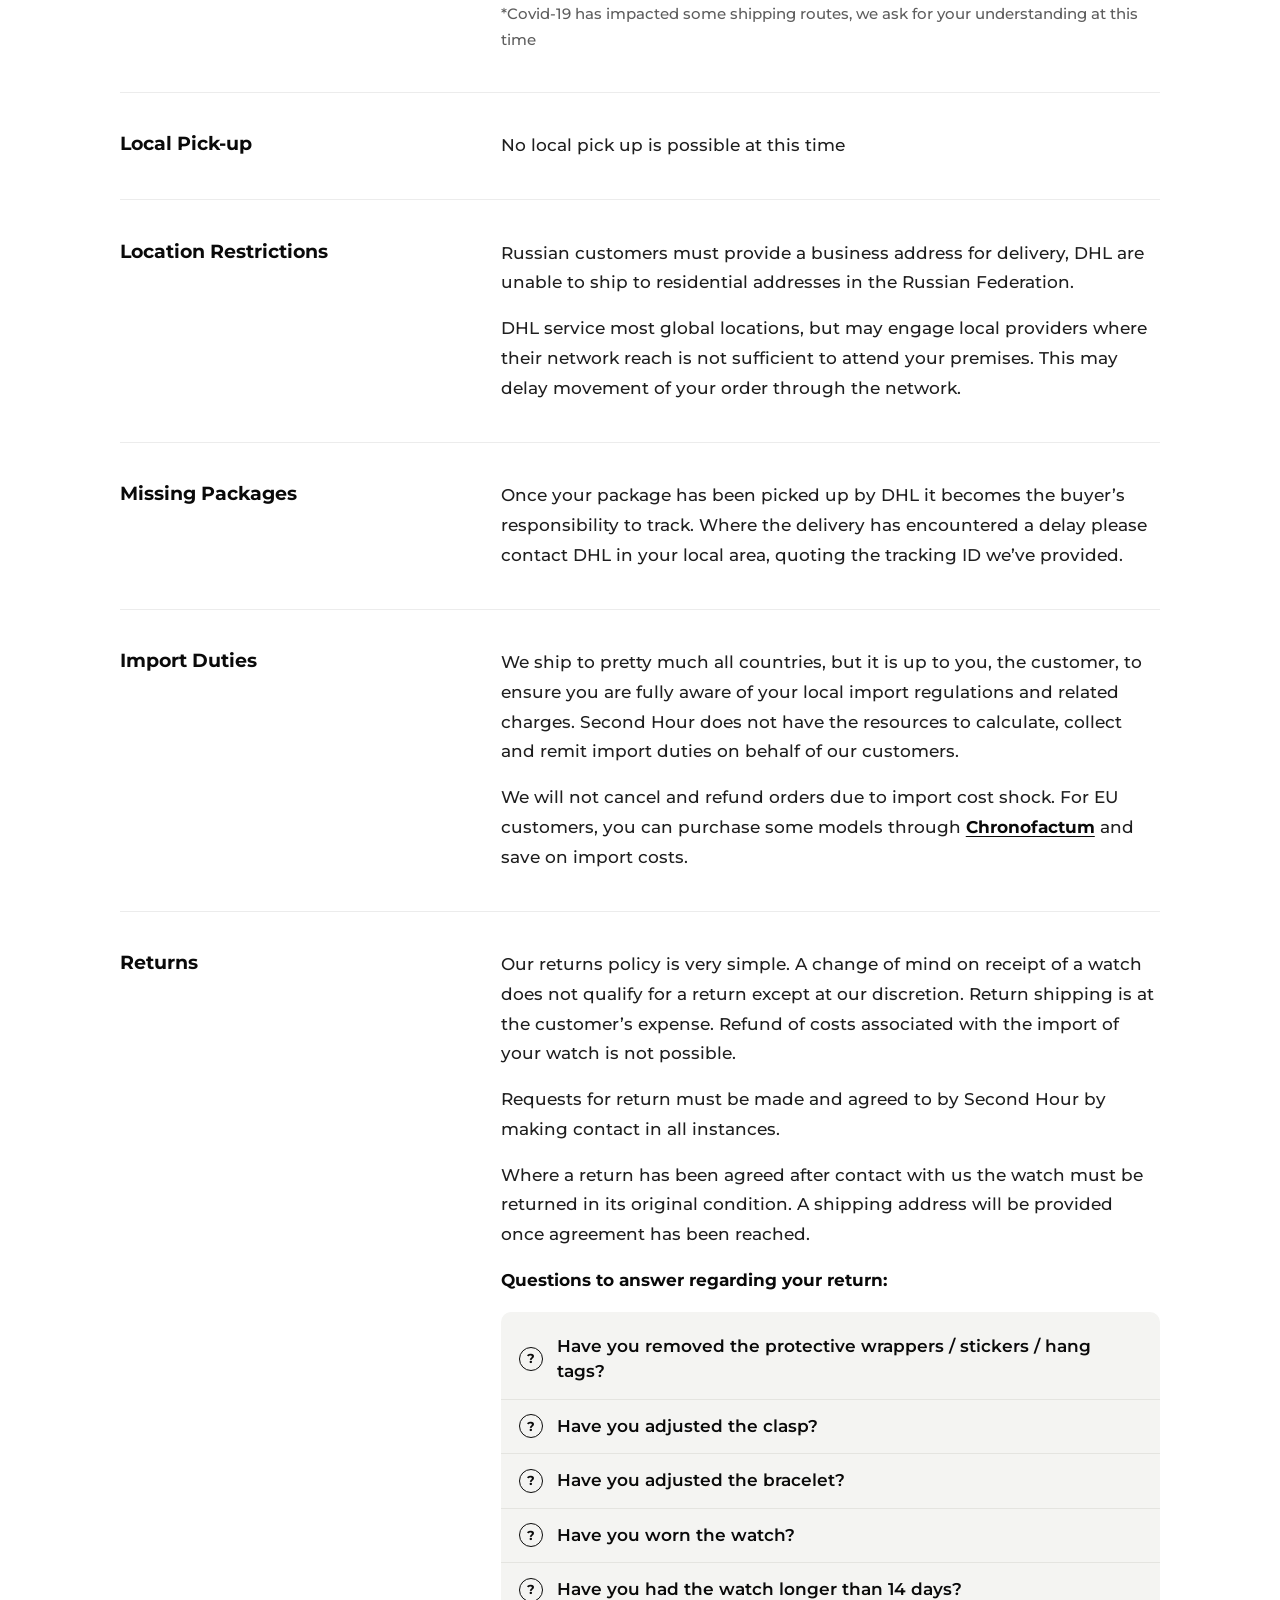
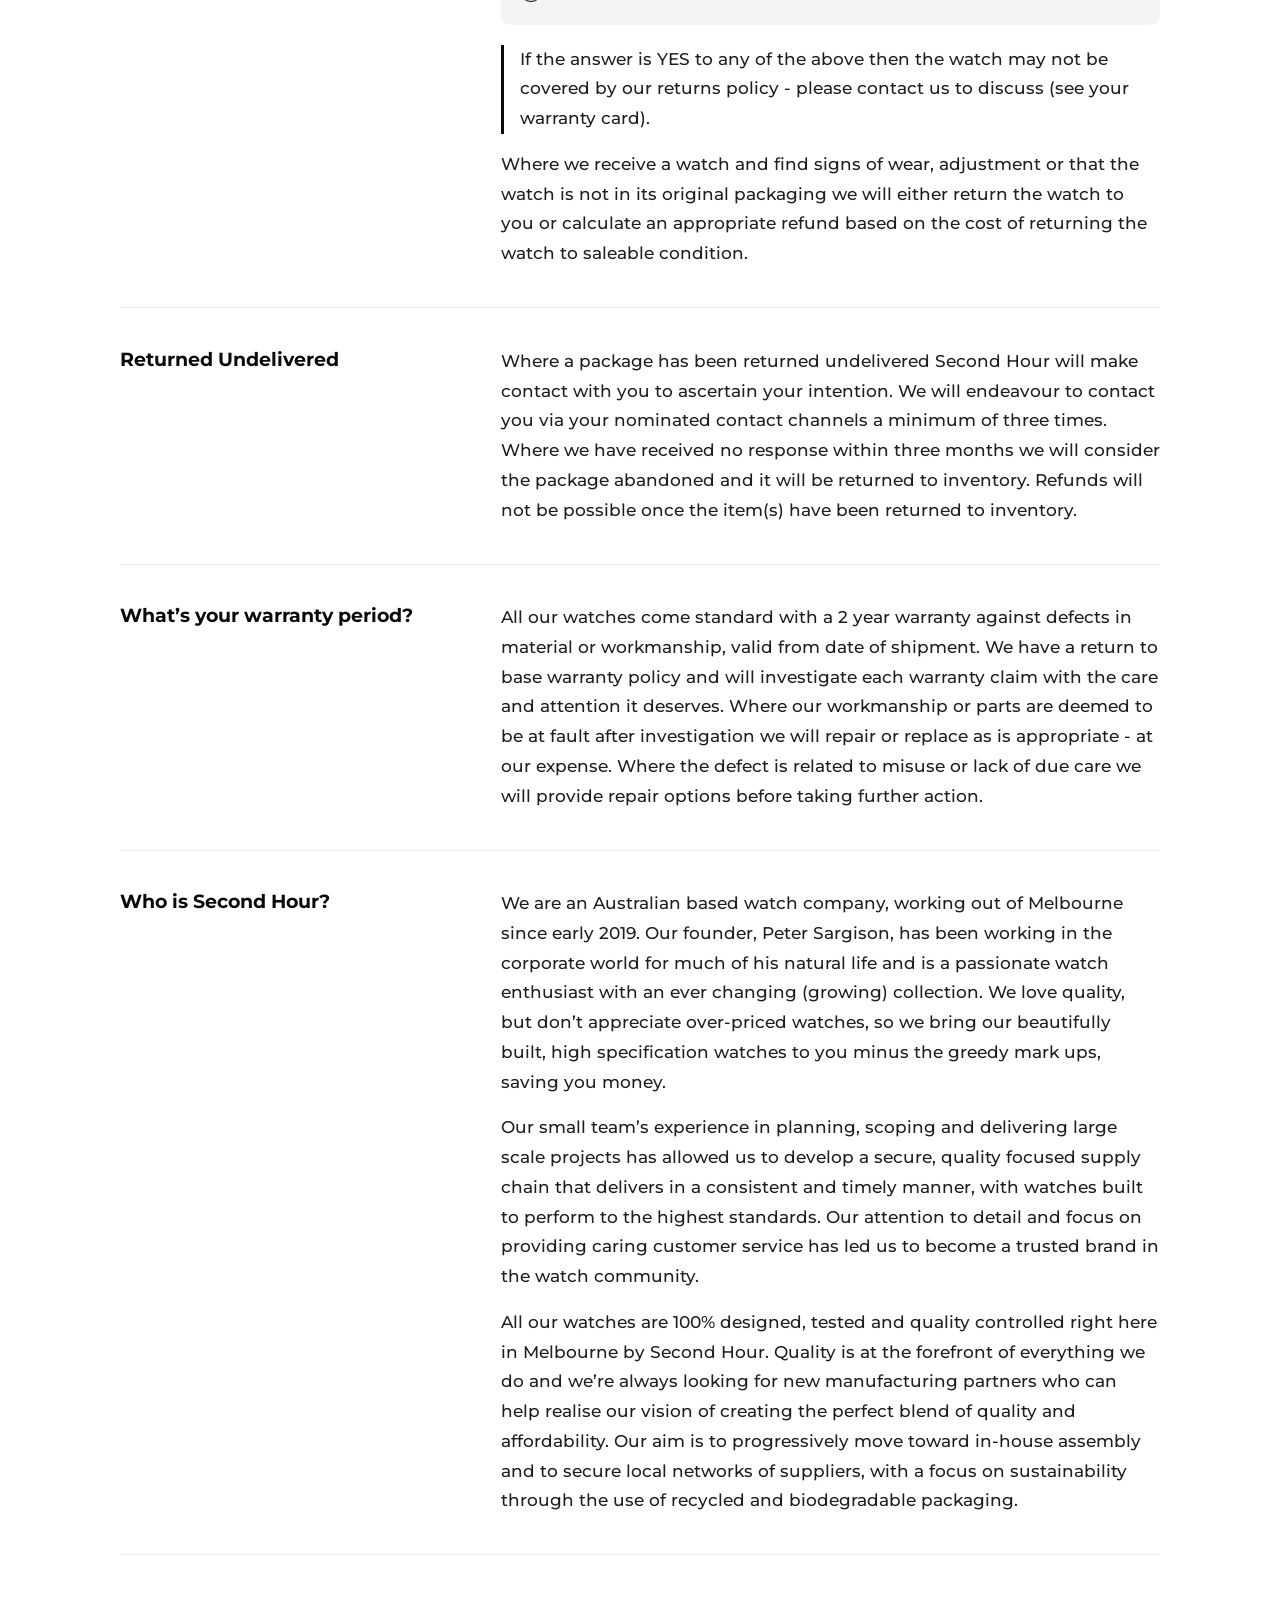
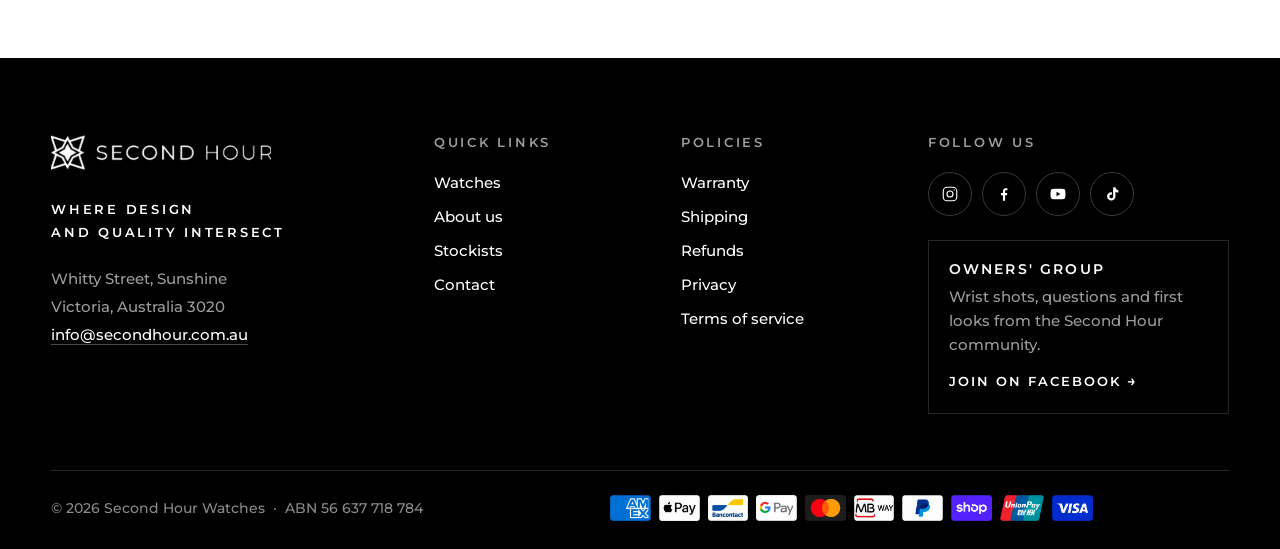
<file: shipping-policy.html>
<!doctype html>
<html lang="en">
<head>
<meta charset="utf-8">
<meta name="viewport" content="width=device-width, initial-scale=1, viewport-fit=cover">
<title>Second Hour Shipping Policy</title>
<meta name="description" content="Shipping, dispatch times, returns and warranty at Second Hour.">
<meta name="robots" content="noindex">
<link rel="preconnect" href="https://fonts.googleapis.com">
<link rel="preconnect" href="https://fonts.gstatic.com" crossorigin>
<link rel="stylesheet" href="https://fonts.googleapis.com/css2?family=Montserrat:wght@400;500;600;700&display=swap">
<link rel="stylesheet" href="assets/styles.css?v=202610061347">
</head>
<body>


<div id="top"></div>

<div class="announce" role="region" aria-label="Announcement">
  <p>Sign up for our mailing list for 10% off your first order</p>
</div>

<header class="header">
  <div class="header__inner">
    <div class="header__left">
      <button class="icon-btn burger" type="button" aria-label="Open menu" aria-controls="drawer" aria-expanded="false" id="drawer-open">
        <svg width="22" height="22" viewBox="0 0 24 24" fill="none" stroke="currentColor" stroke-width="1.4" aria-hidden="true"><path d="M3 7h18M3 12h18M3 17h18"/></svg>
      </button>
      <nav class="nav" aria-label="Main">
        <ul class="nav__list">
          <li class="nav__item nav__item--mega">
            <a href="./#collection" class="nav__link" aria-haspopup="true">Collections
              <svg class="caret" width="10" height="10" viewBox="0 0 10 10" aria-hidden="true"><path d="M2 3.5 5 6.5 8 3.5" fill="none" stroke="currentColor" stroke-width="1.2"/></svg>
            </a>
            <div class="mega">
              <div class="mega__inner">
                <div>
                  <p class="label mega__label">The collection</p>
                  <ul class="mega__list">
                    <li><a href="./#collection"><span class="mega__name">Gin Clear</span><span class="mega__desc">The flagship dive watch</span></a></li>
                    <li><a href="./#collection"><span class="mega__name">Mandala</span><span class="mega__desc">A sports watch with a dial obsession</span></a></li>
                    <li><a href="./#collection"><span class="mega__name">The Beacon 2</span><span class="mega__desc">Maximum visibility after dark</span></a></li>
                  </ul>
                </div>
                <div>
                  <p class="label mega__label" aria-hidden="true">&nbsp;</p>
                  <ul class="mega__list">
                    <li><a href="./#collection"><span class="mega__name">Fusion</span><span class="mega__desc">Form and function, toughened to 1200 HV</span></a></li>
                    <li><a href="./#collection"><span class="mega__name">Memoir</span><span class="mega__desc">Art Deco, refined for the wrist</span></a></li>
                    <li><a href="./#collection" class="mega__all">View all watches <span aria-hidden="true">→</span></a></li>
                  </ul>
                </div>
                <a href="./#collection" class="mega__feature">
                  <span class="mega__img"><img src="assets/ginclear.jpg" alt="Gin Clear dive watch with green dial resting on a green book"></span>
                  <span class="mega__copy">
                    <span class="label" style="color: var(--grey-on-light)">New</span>
                    <span class="mega__name">The Gin Clear 3</span>
                    <span class="mega__cta">Discover <span aria-hidden="true">→</span></span>
                  </span>
                </a>
              </div>
            </div>
          </li>
          <li class="nav__item"><a href="about" class="nav__link">About us</a></li>
          <li class="nav__item"><a href="stockists" class="nav__link">Stockists</a></li>
          <li class="nav__item nav__item--drop">
            <a href="#footer" class="nav__link" aria-haspopup="true">Support
              <svg class="caret" width="10" height="10" viewBox="0 0 10 10" aria-hidden="true"><path d="M2 3.5 5 6.5 8 3.5" fill="none" stroke="currentColor" stroke-width="1.2"/></svg>
            </a>
            <ul class="drop">
              <li><a href="shipping-policy#sp-warranty">Warranty</a></li>
              <li><a href="shipping-policy">Shipping</a></li>
              <li><a href="contact">Contact</a></li>
            </ul>
          </li>
        </ul>
      </nav>
    </div>

    <a href="./" class="logo" aria-label="Second Hour home">
      <img src="assets/logo-dark.png" alt="Second Hour" width="159" height="70">
    </a>

    <div class="header__right">
      <a href="#footer" class="nav__link journal">The Watch Journal</a>
      <button class="icon-btn" type="button" aria-label="Search">
        <svg width="20" height="20" viewBox="0 0 24 24" fill="none" stroke="currentColor" stroke-width="1.4" aria-hidden="true"><circle cx="11" cy="11" r="7"/><path d="m20 20-3.6-3.6"/></svg>
      </button>
      <a href="./#collection" class="icon-btn" aria-label="Bag, 4 items">
        <svg width="20" height="20" viewBox="0 0 24 24" fill="none" stroke="currentColor" stroke-width="1.4" aria-hidden="true"><path d="M5 8h14l-1 13H6L5 8Z"/><path d="M9 8V6a3 3 0 0 1 6 0v2"/></svg>
        <span class="bag__count" aria-hidden="true">4</span>
      </a>
    </div>
  </div>
</header>

<div class="drawer" id="drawer" aria-hidden="true">
  <div class="drawer__scrim" data-close></div>
  <div class="drawer__panel" role="dialog" aria-label="Menu">
    <div class="drawer__top">
      <span class="label">Menu</span>
      <button class="icon-btn" type="button" aria-label="Close menu" data-close>
        <svg width="20" height="20" viewBox="0 0 24 24" fill="none" stroke="currentColor" stroke-width="1.4" aria-hidden="true"><path d="M6 6l12 12M18 6 6 18"/></svg>
      </button>
    </div>
    <nav aria-label="Mobile">
      <details class="acc">
        <summary>Collections</summary>
        <ul>
          <li><a href="./#collection" data-close>Gin Clear</a></li>
          <li><a href="./#collection" data-close>Mandala</a></li>
          <li><a href="./#collection" data-close>The Beacon 2</a></li>
          <li><a href="./#collection" data-close>Fusion</a></li>
          <li><a href="./#collection" data-close>Memoir</a></li>
          <li><a href="./#collection" data-close>View all watches →</a></li>
        </ul>
      </details>
      <a class="drawer__link" href="about">About us</a>
      <a class="drawer__link" href="stockists">Stockists</a>
      <details class="acc">
        <summary>Support</summary>
        <ul>
          <li><a href="shipping-policy#sp-warranty">Warranty</a></li>
          <li><a href="shipping-policy">Shipping</a></li>
          <li><a href="contact">Contact</a></li>
        </ul>
      </details>
      <a class="drawer__link" href="#footer" data-close>The Watch Journal</a>
      <a class="drawer__link" href="contact">Contact</a>
    </nav>
  </div>
</div>

<main>
  <section class="pv-hero sp-hero" aria-labelledby="sp-title">
    <figure class="pv-hero__media" aria-hidden="true">
      <img src="assets/shipping-hero.jpg" alt="">
    </figure>
    <div class="pv-hero__inner">
      <h1 id="sp-title">Shipping policy</h1>
    </div>
  </section>

  <article class="rf-body">
    <div class="rf-wrap">
      <nav class="rf-toc" aria-label="On this page">
        <a href="#sp-shipping">Shipping</a>
        <a href="#sp-dispatch">Dispatch Times</a>
        <a href="#sp-cutoff">Shipping Cut-off</a>
        <a href="#sp-times">Shipping Times</a>
        <a href="#sp-pickup">Local Pick-up</a>
        <a href="#sp-location">Location Restrictions</a>
        <a href="#sp-missing">Missing Packages</a>
        <a href="#sp-duties">Import Duties</a>
        <a href="#sp-returns">Returns</a>
        <a href="#sp-undelivered">Returned Undelivered</a>
        <a href="#sp-warranty">Warranty</a>
        <a href="#sp-who">Who is Second Hour?</a>
      </nav>

      <section class="rf-item" id="sp-shipping" aria-labelledby="sp-shipping-h">
        <h2 class="rf-h" id="sp-shipping-h">Shipping</h2>
        <div class="rf-text">
          <p class="sp-notice">Due to significant recent increases in shipping costs with DHL we are now forced to charge a partial fee for express shipping. Thank you for your understanding.</p>
          <p>We ship exclusively with DHL to most countries. We’ve previously offered cheaper options, but this caused more headaches for both our customers and our support staff. DHL get it done right, fast and with great tracking information. They also provide excellent service to us when things don’t go to plan.</p>
        </div>
      </section>

      <section class="rf-item" id="sp-dispatch" aria-labelledby="sp-dispatch-h">
        <h2 class="rf-h" id="sp-dispatch-h">Dispatch Times</h2>
        <div class="rf-text">
          <p>For watches in stock we ship within three business days. For watches on pre-order we ship once watches are tested and quality control checked here at Second Hour HQ in Melbourne, Australia. In all cases we provide a tracking number to your email or mobile number.</p>
        </div>
      </section>

      <section class="rf-item" id="sp-cutoff" aria-labelledby="sp-cutoff-h">
        <h2 class="rf-h" id="sp-cutoff-h">Shipping Cut-off</h2>
        <div class="rf-text">
          <p>Orders placed before 12pm Eastern Australian Standard Time can be shipped within one business day</p>
        </div>
      </section>

      <section class="rf-item" id="sp-times" aria-labelledby="sp-times-h">
        <h2 class="rf-h" id="sp-times-h">Shipping Times*</h2>
        <div class="rf-text">
          <dl class="sp-times">
            <div><dt>Australian Orders</dt><dd>2 - 5 business days</dd></div>
            <div><dt>International Orders</dt><dd>3 - 8 business days</dd></div>
          </dl>
          <p class="sp-foot">*Covid-19 has impacted some shipping routes, we ask for your understanding at this time</p>
        </div>
      </section>

      <section class="rf-item" id="sp-pickup" aria-labelledby="sp-pickup-h">
        <h2 class="rf-h" id="sp-pickup-h">Local Pick-up</h2>
        <div class="rf-text">
          <p>No local pick up is possible at this time</p>
        </div>
      </section>

      <section class="rf-item" id="sp-location" aria-labelledby="sp-location-h">
        <h2 class="rf-h" id="sp-location-h">Location Restrictions</h2>
        <div class="rf-text">
          <p>Russian customers must provide a business address for delivery, DHL are unable to ship to residential addresses in the Russian Federation.</p>
          <p>DHL service most global locations, but may engage local providers where their network reach is not sufficient to attend your premises. This may delay movement of your order through the network.</p>
        </div>
      </section>

      <section class="rf-item" id="sp-missing" aria-labelledby="sp-missing-h">
        <h2 class="rf-h" id="sp-missing-h">Missing Packages</h2>
        <div class="rf-text">
          <p>Once your package has been picked up by DHL it becomes the buyer’s responsibility to track. Where the delivery has encountered a delay please contact DHL in your local area, quoting the tracking ID we’ve provided.</p>
        </div>
      </section>

      <section class="rf-item" id="sp-duties" aria-labelledby="sp-duties-h">
        <h2 class="rf-h" id="sp-duties-h">Import Duties</h2>
        <div class="rf-text">
          <p>We ship to pretty much all countries, but it is up to you, the customer, to ensure you are fully aware of your local import regulations and related charges. Second Hour does not have the resources to calculate, collect and remit import duties on behalf of our customers.</p>
          <p>We will not cancel and refund orders due to import cost shock. For EU customers, you can purchase some models through <a href="https://chronofactum.com/collections/second-hour" target="_blank" rel="noopener noreferrer">Chronofactum</a> and save on import costs.</p>
        </div>
      </section>

      <section class="rf-item" id="sp-returns" aria-labelledby="sp-returns-h">
        <h2 class="rf-h" id="sp-returns-h">Returns</h2>
        <div class="rf-text">
          <p>Our returns policy is very simple. A change of mind on receipt of a watch does not qualify for a return except at our discretion. Return shipping is at the customer’s expense. Refund of costs associated with the import of your watch is not possible.</p>
          <p>Requests for return must be made and agreed to by Second Hour by making contact in all instances.</p>
          <p>Where a return has been agreed after contact with us the watch must be returned in its original condition. A shipping address will be provided once agreement has been reached.</p>
          <p class="sp-sub">Questions to answer regarding your return:</p>
          <ul class="rf-checks">
            <li>Have you removed the protective wrappers / stickers / hang tags?</li>
            <li>Have you adjusted the clasp?</li>
            <li>Have you adjusted the bracelet?</li>
            <li>Have you worn the watch?</li>
            <li>Have you had the watch longer than 14 days?</li>
          </ul>
          <p class="rf-note">If the answer is YES to any of the above then the watch may not be covered by our returns policy - please contact us to discuss (see your warranty card).</p>
          <p>Where we receive a watch and find signs of wear, adjustment or that the watch is not in its original packaging we will either return the watch to you or calculate an appropriate refund based on the cost of returning the watch to saleable condition.</p>
        </div>
      </section>

      <section class="rf-item" id="sp-undelivered" aria-labelledby="sp-undelivered-h">
        <h2 class="rf-h" id="sp-undelivered-h">Returned Undelivered</h2>
        <div class="rf-text">
          <p>Where a package has been returned undelivered Second Hour will make contact with you to ascertain your intention. We will endeavour to contact you via your nominated contact channels a minimum of three times. Where we have received no response within three months we will consider the package abandoned and it will be returned to inventory. Refunds will not be possible once the item(s) have been returned to inventory.</p>
        </div>
      </section>

      <section class="rf-item" id="sp-warranty" aria-labelledby="sp-warranty-h">
        <h2 class="rf-h" id="sp-warranty-h">What’s your warranty period?</h2>
        <div class="rf-text">
          <p>All our watches come standard with a 2 year warranty against defects in material or workmanship, valid from date of shipment. We have a return to base warranty policy and will investigate each warranty claim with the care and attention it deserves. Where our workmanship or parts are deemed to be at fault after investigation we will repair or replace as is appropriate - at our expense. Where the defect is related to misuse or lack of due care we will provide repair options before taking further action.</p>
        </div>
      </section>

      <section class="rf-item" id="sp-who" aria-labelledby="sp-who-h">
        <h2 class="rf-h" id="sp-who-h">Who is Second Hour?</h2>
        <div class="rf-text">
          <p>We are an Australian based watch company, working out of Melbourne since early 2019. Our founder, Peter Sargison, has been working in the corporate world for much of his natural life and is a passionate watch enthusiast with an ever changing (growing) collection. We love quality, but don’t appreciate over-priced watches, so we bring our beautifully built, high specification watches to you minus the greedy mark ups, saving you money.</p>
          <p>Our small team’s experience in planning, scoping and delivering large scale projects has allowed us to develop a secure, quality focused supply chain that delivers in a consistent and timely manner, with watches built to perform to the highest standards. Our attention to detail and focus on providing caring customer service has led us to become a trusted brand in the watch community.</p>
          <p>All our watches are 100% designed, tested and quality controlled right here in Melbourne by Second Hour. Quality is at the forefront of everything we do and we’re always looking for new manufacturing partners who can help realise our vision of creating the perfect blend of quality and affordability. Our aim is to progressively move toward in-house assembly and to secure local networks of suppliers, with a focus on sustainability through the use of recycled and biodegradable packaging.</p>
        </div>
      </section>
    </div>
  </article>
</main>


<footer class="footer" id="footer">
  <div class="footer__inner">
    <div class="footer__top">
      <div class="footer__brand">
        <img src="assets/logo-white.png" alt="Second Hour" width="277" height="44">
        <p class="label footer__tagline">Where design<br>and quality intersect</p>
        <address class="footer__contact">
          Whitty Street, Sunshine<br>
          Victoria, Australia 3020<br>
          <span>info@secondhour.com.au</span>
        </address>
      </div>

      <div class="footer__menus">
        <div>
          <h2 class="label footer__heading">Quick links</h2>
          <ul class="footer__links">
            <li><a href="./#collection">Watches</a></li>
            <li><a href="about">About us</a></li>
            <li><a href="stockists">Stockists</a></li>
            <li><a href="contact">Contact</a></li>
          </ul>
        </div>
        <div>
          <h2 class="label footer__heading">Policies</h2>
          <ul class="footer__links">
            <li><a href="shipping-policy#sp-warranty">Warranty</a></li>
            <li><a href="shipping-policy">Shipping</a></li>
            <li><a href="refund-policy">Refunds</a></li>
            <li><a href="privacy">Privacy</a></li>
            <li><a href="terms-of-service">Terms of service</a></li>
          </ul>
        </div>
        <div>
          <h2 class="label footer__heading">Follow us</h2>
          <ul class="social">
            <li><a href="https://www.instagram.com/secondhourwatches/" aria-label="Instagram">
              <svg width="18" height="18" viewBox="0 0 24 24" fill="none" stroke="currentColor" stroke-width="1.5" aria-hidden="true"><rect x="3" y="3" width="18" height="18" rx="5"/><circle cx="12" cy="12" r="4"/><circle cx="17.5" cy="6.5" r="0.8" fill="currentColor" stroke="none"/></svg>
            </a></li>
            <li><a href="https://www.facebook.com/SecondHourWatch" aria-label="Facebook">
              <svg width="18" height="18" viewBox="0 0 24 24" fill="currentColor" aria-hidden="true"><path d="M13.5 21v-7.5h2.5l.4-3h-2.9V8.6c0-.9.3-1.5 1.5-1.5h1.5V4.4c-.3 0-1.2-.1-2.2-.1-2.2 0-3.7 1.3-3.7 3.8v2.4H8v3h2.6V21h2.9Z"/></svg>
            </a></li>
            <li><a href="https://www.youtube.com/@SecondHourWatches" aria-label="YouTube">
              <svg width="18" height="18" viewBox="0 0 24 24" fill="currentColor" aria-hidden="true"><path d="M21.6 7.2a2.5 2.5 0 0 0-1.8-1.8C18.2 5 12 5 12 5s-6.2 0-7.8.4A2.5 2.5 0 0 0 2.4 7.2 26 26 0 0 0 2 12a26 26 0 0 0 .4 4.8 2.5 2.5 0 0 0 1.8 1.8C5.8 19 12 19 12 19s6.2 0 7.8-.4a2.5 2.5 0 0 0 1.8-1.8A26 26 0 0 0 22 12a26 26 0 0 0-.4-4.8ZM10 15V9l5.2 3L10 15Z"/></svg>
            </a></li>
            <li><a href="#tiktok" aria-label="TikTok">
              <svg width="18" height="18" viewBox="0 0 24 24" fill="currentColor" aria-hidden="true"><path d="M16.6 3c.4 2.2 1.8 3.7 4 4v3.1c-1.5 0-2.9-.5-4-1.2v6.3a5.6 5.6 0 1 1-5.6-5.6c.3 0 .6 0 .9.1v3.2a2.5 2.5 0 1 0 1.6 2.3V3h3.1Z"/></svg>
            </a></li>
          </ul>
          <a class="group" href="https://www.facebook.com/groups/901599277070121">
            <b>Owners' group</b>
            <span>Wrist shots, questions and first looks from the Second Hour community.</span>
            <em>Join on Facebook <span aria-hidden="true" style="color: inherit">→</span></em>
          </a>
        </div>
      </div>
    </div>

    <div class="footer__bottom">
      <div class="footer__legal">
        <span>© 2026 Second Hour Watches</span>
        <span aria-hidden="true">·</span>
        <span>ABN 56 637 718 784</span>
      </div>
      <ul class="pay" aria-label="Accepted payment methods">
        <li><img src="assets/pay-amex.png" alt="American Express" width="38" height="24"></li>
        <li><img src="assets/pay-applepay.png" alt="Apple Pay" width="36" height="24"></li>
        <li><img src="assets/pay-bancontact.png" alt="Bancontact" width="36" height="22"></li>
        <li><img src="assets/pay-googlepay.png" alt="Google Pay" width="36" height="22"></li>
        <li><img src="assets/pay-mastercard.png" alt="Mastercard" width="38" height="24"></li>
        <li><img src="assets/pay-mbway.png" alt="MB WAY" width="36" height="22"></li>
        <li><img src="assets/pay-paypal.png" alt="PayPal" width="36" height="22"></li>
        <li><img src="assets/pay-shoppay.png" alt="Shop Pay" width="38" height="24"></li>
        <li><img src="assets/pay-unionpay.png" alt="UnionPay" width="38" height="24"></li>
        <li><img src="assets/pay-visa.png" alt="Visa" width="38" height="24"></li>
      </ul>
    </div>
  </div>
</footer>

<!-- Floating dock: hidden at the top of the page, fades in after scrolling -->
<div class="dock" id="dock" aria-hidden="true">
  <button class="totop" type="button" id="totop" aria-label="Back to top" tabindex="-1">
    <svg width="18" height="18" viewBox="0 0 24 24" fill="none" stroke="currentColor" stroke-width="1.5" aria-hidden="true"><path d="M12 19V5M6 11l6-6 6 6"/></svg>
  </button>
  <div class="currency">
    <div class="currency__menu" id="currency-menu" role="menu" aria-label="Currency" hidden>
      <button type="button" role="menuitemradio" aria-checked="false" data-code="USD" data-flag="assets/flag-usd.png"><img src="assets/flag-usd.png" alt="">US Dollar (USD)</button>
      <button type="button" role="menuitemradio" aria-checked="false" data-code="GBP" data-flag="assets/flag-gbp.png"><img src="assets/flag-gbp.png" alt="">British Pound (GBP)</button>
      <button type="button" role="menuitemradio" aria-checked="false" data-code="EUR" data-flag="assets/flag-eur.png"><img src="assets/flag-eur.png" alt="">Euro (EUR)</button>
      <button type="button" role="menuitemradio" aria-checked="false" data-code="CAD" data-flag="assets/flag-cad.png"><img src="assets/flag-cad.png" alt="">Canadian Dollar (CAD)</button>
      <button type="button" role="menuitemradio" aria-checked="true" data-code="AUD" data-flag="assets/flag-aud.png"><img src="assets/flag-aud.png" alt="">Australian Dollar (AUD)</button>
    </div>
    <button class="currency__btn" type="button" id="currency-btn" aria-haspopup="menu" aria-expanded="false" aria-controls="currency-menu" tabindex="-1">
      <img id="currency-flag" src="assets/flag-aud.png" alt="">
      <span id="currency-code">AUD</span>
      <svg width="10" height="10" viewBox="0 0 10 10" aria-hidden="true"><path d="M2 6.5 5 3.5 8 6.5" fill="none" stroke="currentColor" stroke-width="1.3"/></svg>
      <span class="vh">Change currency</span>
    </button>
  </div>
</div>

<script src="assets/site.js?v=202610061347"></script>
</body>
</html>
</file>
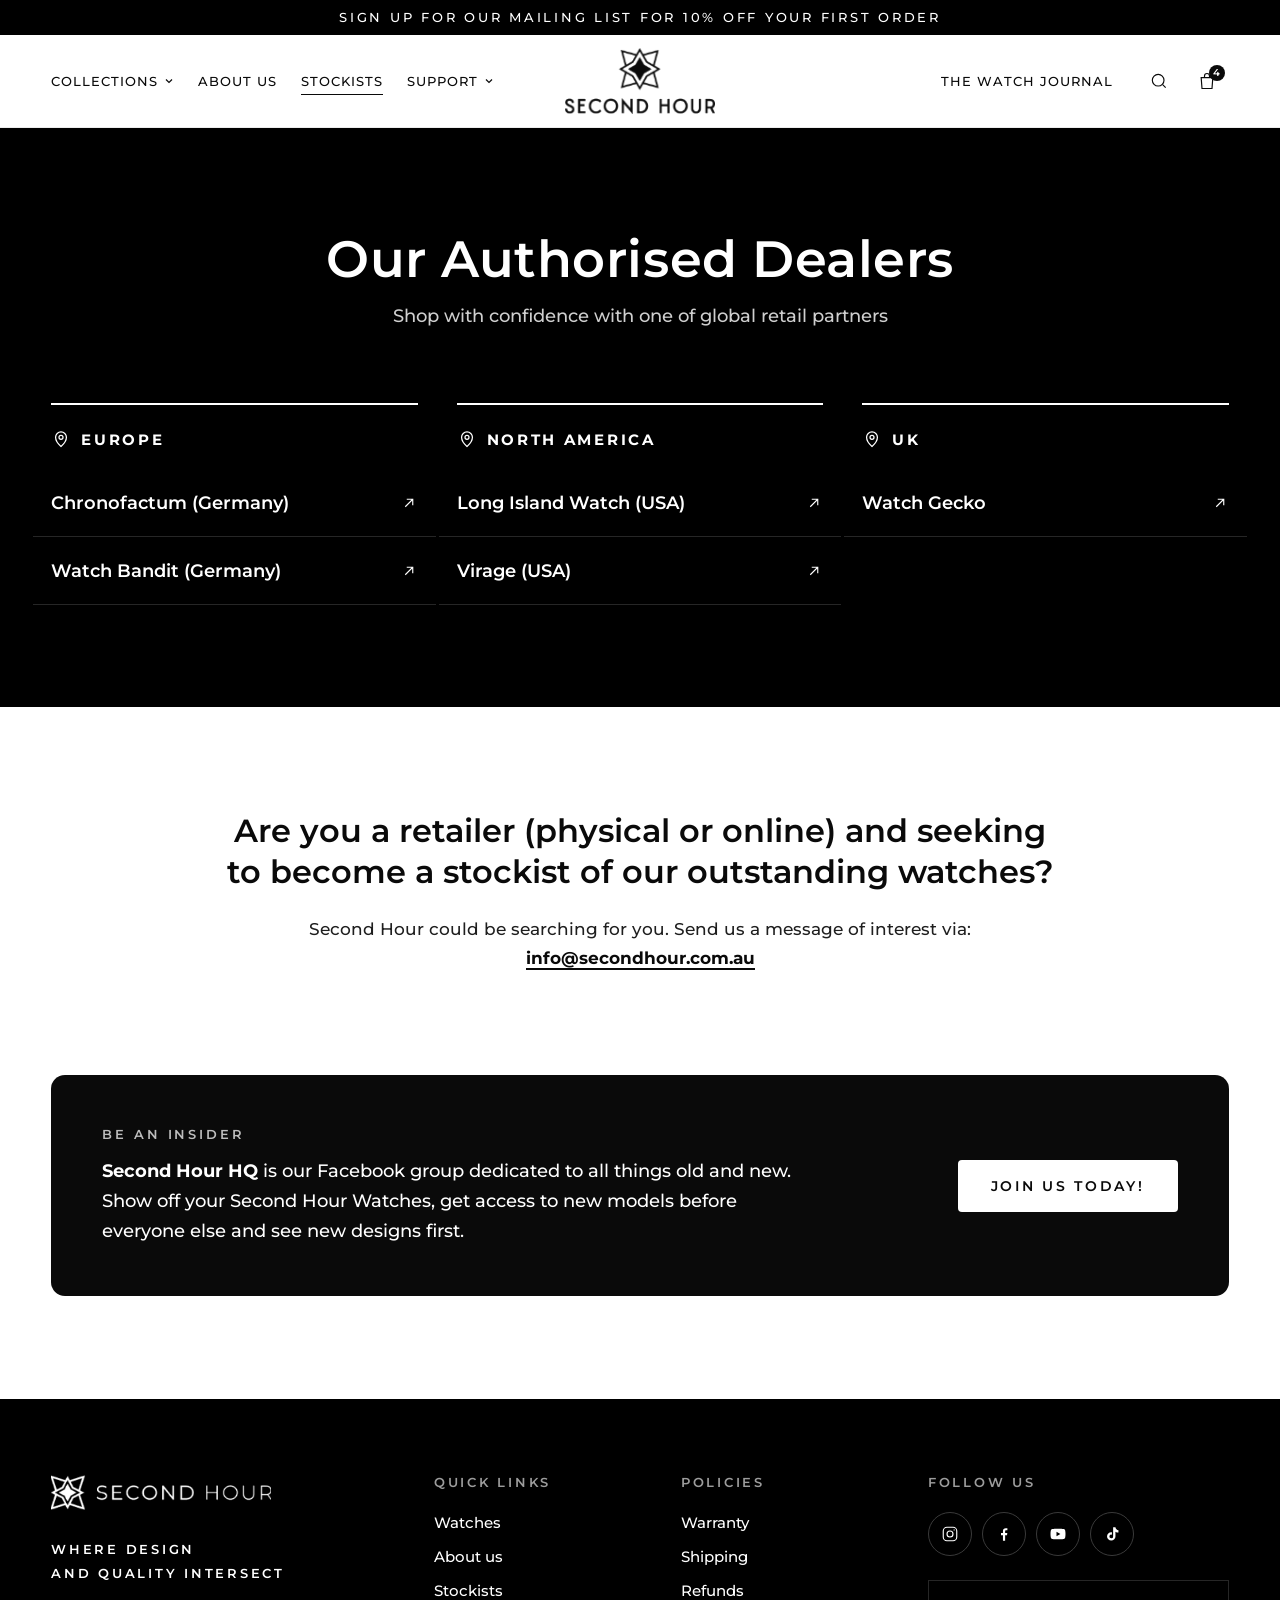
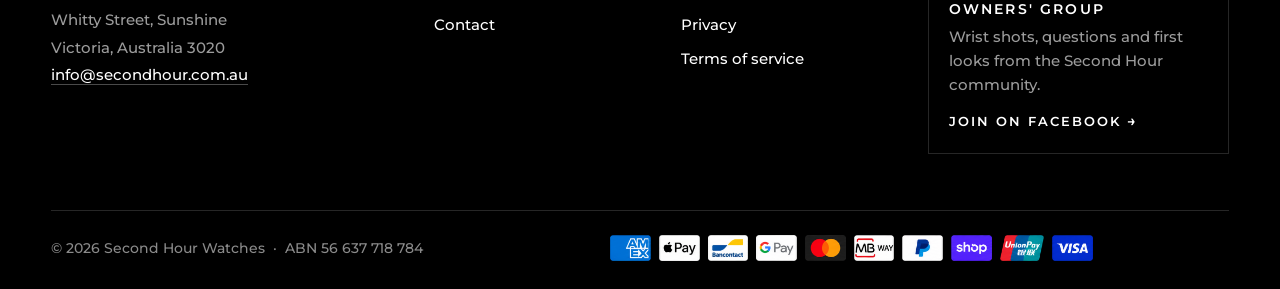
<file: stockists.html>
<!doctype html>
<html lang="en">
<head>
<meta charset="utf-8">
<meta name="viewport" content="width=device-width, initial-scale=1, viewport-fit=cover">
<title>Second Hour Stockists</title>
<meta name="description" content="Authorised Second Hour dealers in Europe, North America and the UK.">
<meta name="robots" content="noindex">
<link rel="preconnect" href="https://fonts.googleapis.com">
<link rel="preconnect" href="https://fonts.gstatic.com" crossorigin>
<link rel="stylesheet" href="https://fonts.googleapis.com/css2?family=Montserrat:wght@400;500;600;700&display=swap">
<link rel="stylesheet" href="assets/styles.css?v=202610061347">
</head>
<body>


<div id="top"></div>

<div class="announce" role="region" aria-label="Announcement">
  <p>Sign up for our mailing list for 10% off your first order</p>
</div>

<header class="header">
  <div class="header__inner">
    <div class="header__left">
      <button class="icon-btn burger" type="button" aria-label="Open menu" aria-controls="drawer" aria-expanded="false" id="drawer-open">
        <svg width="22" height="22" viewBox="0 0 24 24" fill="none" stroke="currentColor" stroke-width="1.4" aria-hidden="true"><path d="M3 7h18M3 12h18M3 17h18"/></svg>
      </button>
      <nav class="nav" aria-label="Main">
        <ul class="nav__list">
          <li class="nav__item nav__item--mega">
            <a href="./#collection" class="nav__link" aria-haspopup="true">Collections
              <svg class="caret" width="10" height="10" viewBox="0 0 10 10" aria-hidden="true"><path d="M2 3.5 5 6.5 8 3.5" fill="none" stroke="currentColor" stroke-width="1.2"/></svg>
            </a>
            <div class="mega">
              <div class="mega__inner">
                <div>
                  <p class="label mega__label">The collection</p>
                  <ul class="mega__list">
                    <li><a href="./#collection"><span class="mega__name">Gin Clear</span><span class="mega__desc">The flagship dive watch</span></a></li>
                    <li><a href="./#collection"><span class="mega__name">Mandala</span><span class="mega__desc">A sports watch with a dial obsession</span></a></li>
                    <li><a href="./#collection"><span class="mega__name">The Beacon 2</span><span class="mega__desc">Maximum visibility after dark</span></a></li>
                  </ul>
                </div>
                <div>
                  <p class="label mega__label" aria-hidden="true">&nbsp;</p>
                  <ul class="mega__list">
                    <li><a href="./#collection"><span class="mega__name">Fusion</span><span class="mega__desc">Form and function, toughened to 1200 HV</span></a></li>
                    <li><a href="./#collection"><span class="mega__name">Memoir</span><span class="mega__desc">Art Deco, refined for the wrist</span></a></li>
                    <li><a href="./#collection" class="mega__all">View all watches <span aria-hidden="true">→</span></a></li>
                  </ul>
                </div>
                <a href="./#collection" class="mega__feature">
                  <span class="mega__img"><img src="assets/ginclear.jpg" alt="Gin Clear dive watch with green dial resting on a green book"></span>
                  <span class="mega__copy">
                    <span class="label" style="color: var(--grey-on-light)">New</span>
                    <span class="mega__name">The Gin Clear 3</span>
                    <span class="mega__cta">Discover <span aria-hidden="true">→</span></span>
                  </span>
                </a>
              </div>
            </div>
          </li>
          <li class="nav__item"><a href="about" class="nav__link">About us</a></li>
          <li class="nav__item"><a href="stockists" class="nav__link" aria-current="page">Stockists</a></li>
          <li class="nav__item nav__item--drop">
            <a href="#footer" class="nav__link" aria-haspopup="true">Support
              <svg class="caret" width="10" height="10" viewBox="0 0 10 10" aria-hidden="true"><path d="M2 3.5 5 6.5 8 3.5" fill="none" stroke="currentColor" stroke-width="1.2"/></svg>
            </a>
            <ul class="drop">
              <li><a href="shipping-policy#sp-warranty">Warranty</a></li>
              <li><a href="shipping-policy">Shipping</a></li>
              <li><a href="contact">Contact</a></li>
            </ul>
          </li>
        </ul>
      </nav>
    </div>

    <a href="./" class="logo" aria-label="Second Hour home">
      <img src="assets/logo-dark.png" alt="Second Hour" width="159" height="70">
    </a>

    <div class="header__right">
      <a href="#footer" class="nav__link journal">The Watch Journal</a>
      <button class="icon-btn" type="button" aria-label="Search">
        <svg width="20" height="20" viewBox="0 0 24 24" fill="none" stroke="currentColor" stroke-width="1.4" aria-hidden="true"><circle cx="11" cy="11" r="7"/><path d="m20 20-3.6-3.6"/></svg>
      </button>
      <a href="./#collection" class="icon-btn" aria-label="Bag, 4 items">
        <svg width="20" height="20" viewBox="0 0 24 24" fill="none" stroke="currentColor" stroke-width="1.4" aria-hidden="true"><path d="M5 8h14l-1 13H6L5 8Z"/><path d="M9 8V6a3 3 0 0 1 6 0v2"/></svg>
        <span class="bag__count" aria-hidden="true">4</span>
      </a>
    </div>
  </div>
</header>

<div class="drawer" id="drawer" aria-hidden="true">
  <div class="drawer__scrim" data-close></div>
  <div class="drawer__panel" role="dialog" aria-label="Menu">
    <div class="drawer__top">
      <span class="label">Menu</span>
      <button class="icon-btn" type="button" aria-label="Close menu" data-close>
        <svg width="20" height="20" viewBox="0 0 24 24" fill="none" stroke="currentColor" stroke-width="1.4" aria-hidden="true"><path d="M6 6l12 12M18 6 6 18"/></svg>
      </button>
    </div>
    <nav aria-label="Mobile">
      <details class="acc">
        <summary>Collections</summary>
        <ul>
          <li><a href="./#collection" data-close>Gin Clear</a></li>
          <li><a href="./#collection" data-close>Mandala</a></li>
          <li><a href="./#collection" data-close>The Beacon 2</a></li>
          <li><a href="./#collection" data-close>Fusion</a></li>
          <li><a href="./#collection" data-close>Memoir</a></li>
          <li><a href="./#collection" data-close>View all watches →</a></li>
        </ul>
      </details>
      <a class="drawer__link" href="about">About us</a>
      <a class="drawer__link" href="stockists">Stockists</a>
      <details class="acc">
        <summary>Support</summary>
        <ul>
          <li><a href="shipping-policy#sp-warranty">Warranty</a></li>
          <li><a href="shipping-policy">Shipping</a></li>
          <li><a href="contact">Contact</a></li>
        </ul>
      </details>
      <a class="drawer__link" href="#footer" data-close>The Watch Journal</a>
      <a class="drawer__link" href="contact">Contact</a>
    </nav>
  </div>
</div>

<main>
  <section class="st-hero" aria-labelledby="st-title">
    <div class="wrap">
      <div class="st-head">
        <h1 id="st-title">Our Authorised Dealers</h1>
        <p class="st-sub">Shop with confidence with one of global retail partners</p>
      </div>
      <div class="st-regions">
        <div class="st-region">
          <h2 class="st-region__name">
            <svg width="20" height="20" viewBox="0 0 24 24" fill="none" stroke="currentColor" stroke-width="1.5" aria-hidden="true"><path d="M12 21s-6.5-5.6-6.5-11a6.5 6.5 0 0 1 13 0c0 5.4-6.5 11-6.5 11Z"/><circle cx="12" cy="10" r="2.4"/></svg>
            Europe
          </h2>
          <ul class="st-list">
            <li><a href="https://chronofactum.com/collections/second-hour" target="_blank" rel="noopener noreferrer"><span>Chronofactum (Germany)</span><svg width="18" height="18" viewBox="0 0 24 24" fill="none" stroke="currentColor" stroke-width="1.5" aria-hidden="true"><path d="M7 17 17 7M9 7h8v8"/></svg><span class="vh"> (opens in a new tab)</span></a></li>
            <li><a href="https://watchbandit.com/collections/second-hour" target="_blank" rel="noopener noreferrer"><span>Watch Bandit (Germany)</span><svg width="18" height="18" viewBox="0 0 24 24" fill="none" stroke="currentColor" stroke-width="1.5" aria-hidden="true"><path d="M7 17 17 7M9 7h8v8"/></svg><span class="vh"> (opens in a new tab)</span></a></li>
          </ul>
        </div>
        <div class="st-region">
          <h2 class="st-region__name">
            <svg width="20" height="20" viewBox="0 0 24 24" fill="none" stroke="currentColor" stroke-width="1.5" aria-hidden="true"><path d="M12 21s-6.5-5.6-6.5-11a6.5 6.5 0 0 1 13 0c0 5.4-6.5 11-6.5 11Z"/><circle cx="12" cy="10" r="2.4"/></svg>
            North America
          </h2>
          <ul class="st-list">
            <li><a href="https://longislandwatch.com/collections/second-hour-watches" target="_blank" rel="noopener noreferrer"><span>Long Island Watch (USA)</span><svg width="18" height="18" viewBox="0 0 24 24" fill="none" stroke="currentColor" stroke-width="1.5" aria-hidden="true"><path d="M7 17 17 7M9 7h8v8"/></svg><span class="vh"> (opens in a new tab)</span></a></li>
            <li><a href="https://www.virageshop.com/heinrich-radiance" target="_blank" rel="noopener noreferrer"><span>Virage (USA)</span><svg width="18" height="18" viewBox="0 0 24 24" fill="none" stroke="currentColor" stroke-width="1.5" aria-hidden="true"><path d="M7 17 17 7M9 7h8v8"/></svg><span class="vh"> (opens in a new tab)</span></a></li>
          </ul>
        </div>
        <div class="st-region">
          <h2 class="st-region__name">
            <svg width="20" height="20" viewBox="0 0 24 24" fill="none" stroke="currentColor" stroke-width="1.5" aria-hidden="true"><path d="M12 21s-6.5-5.6-6.5-11a6.5 6.5 0 0 1 13 0c0 5.4-6.5 11-6.5 11Z"/><circle cx="12" cy="10" r="2.4"/></svg>
            UK
          </h2>
          <ul class="st-list">
            <li><a href="https://www.watchgecko.com/collections/second-hour" target="_blank" rel="noopener noreferrer"><span>Watch Gecko</span><svg width="18" height="18" viewBox="0 0 24 24" fill="none" stroke="currentColor" stroke-width="1.5" aria-hidden="true"><path d="M7 17 17 7M9 7h8v8"/></svg><span class="vh"> (opens in a new tab)</span></a></li>
          </ul>
        </div>
      </div>
    </div>
  </section>

  <section class="st-retail" aria-labelledby="st-retail">
    <div class="wrap st-retail__inner">
      <h2 id="st-retail">Are you a retailer (physical or online) and seeking to become a stockist of our outstanding watches?</h2>
      <p>Second Hour could be searching for you. Send us a message of interest via: <a class="st-email" href="mailto:info@secondhour.com.au">info@secondhour.com.au</a></p>
    </div>
  </section>

  <section class="st-insider" aria-labelledby="st-insider">
    <div class="wrap">
      <div class="st-insider__card">
        <div class="st-insider__copy">
          <span class="label st-insider__label" id="st-insider">Be an Insider</span>
          <p><strong>Second Hour HQ</strong> is our Facebook group dedicated to all things old and new. Show off your Second Hour Watches, get access to new models before everyone else and see new designs first.</p>
        </div>
        <a class="btn btn--light st-insider__btn" href="https://www.facebook.com/groups/901599277070121" target="_blank" rel="noopener noreferrer">Join us today!<span class="vh"> (opens in a new tab)</span></a>
      </div>
    </div>
  </section>
</main>


<footer class="footer" id="footer">
  <div class="footer__inner">
    <div class="footer__top">
      <div class="footer__brand">
        <img src="assets/logo-white.png" alt="Second Hour" width="277" height="44">
        <p class="label footer__tagline">Where design<br>and quality intersect</p>
        <address class="footer__contact">
          Whitty Street, Sunshine<br>
          Victoria, Australia 3020<br>
          <span>info@secondhour.com.au</span>
        </address>
      </div>

      <div class="footer__menus">
        <div>
          <h2 class="label footer__heading">Quick links</h2>
          <ul class="footer__links">
            <li><a href="./#collection">Watches</a></li>
            <li><a href="about">About us</a></li>
            <li><a href="stockists">Stockists</a></li>
            <li><a href="contact">Contact</a></li>
          </ul>
        </div>
        <div>
          <h2 class="label footer__heading">Policies</h2>
          <ul class="footer__links">
            <li><a href="shipping-policy#sp-warranty">Warranty</a></li>
            <li><a href="shipping-policy">Shipping</a></li>
            <li><a href="refund-policy">Refunds</a></li>
            <li><a href="privacy">Privacy</a></li>
            <li><a href="terms-of-service">Terms of service</a></li>
          </ul>
        </div>
        <div>
          <h2 class="label footer__heading">Follow us</h2>
          <ul class="social">
            <li><a href="https://www.instagram.com/secondhourwatches/" aria-label="Instagram">
              <svg width="18" height="18" viewBox="0 0 24 24" fill="none" stroke="currentColor" stroke-width="1.5" aria-hidden="true"><rect x="3" y="3" width="18" height="18" rx="5"/><circle cx="12" cy="12" r="4"/><circle cx="17.5" cy="6.5" r="0.8" fill="currentColor" stroke="none"/></svg>
            </a></li>
            <li><a href="https://www.facebook.com/SecondHourWatch" aria-label="Facebook">
              <svg width="18" height="18" viewBox="0 0 24 24" fill="currentColor" aria-hidden="true"><path d="M13.5 21v-7.5h2.5l.4-3h-2.9V8.6c0-.9.3-1.5 1.5-1.5h1.5V4.4c-.3 0-1.2-.1-2.2-.1-2.2 0-3.7 1.3-3.7 3.8v2.4H8v3h2.6V21h2.9Z"/></svg>
            </a></li>
            <li><a href="https://www.youtube.com/@SecondHourWatches" aria-label="YouTube">
              <svg width="18" height="18" viewBox="0 0 24 24" fill="currentColor" aria-hidden="true"><path d="M21.6 7.2a2.5 2.5 0 0 0-1.8-1.8C18.2 5 12 5 12 5s-6.2 0-7.8.4A2.5 2.5 0 0 0 2.4 7.2 26 26 0 0 0 2 12a26 26 0 0 0 .4 4.8 2.5 2.5 0 0 0 1.8 1.8C5.8 19 12 19 12 19s6.2 0 7.8-.4a2.5 2.5 0 0 0 1.8-1.8A26 26 0 0 0 22 12a26 26 0 0 0-.4-4.8ZM10 15V9l5.2 3L10 15Z"/></svg>
            </a></li>
            <li><a href="#tiktok" aria-label="TikTok">
              <svg width="18" height="18" viewBox="0 0 24 24" fill="currentColor" aria-hidden="true"><path d="M16.6 3c.4 2.2 1.8 3.7 4 4v3.1c-1.5 0-2.9-.5-4-1.2v6.3a5.6 5.6 0 1 1-5.6-5.6c.3 0 .6 0 .9.1v3.2a2.5 2.5 0 1 0 1.6 2.3V3h3.1Z"/></svg>
            </a></li>
          </ul>
          <a class="group" href="https://www.facebook.com/groups/901599277070121">
            <b>Owners' group</b>
            <span>Wrist shots, questions and first looks from the Second Hour community.</span>
            <em>Join on Facebook <span aria-hidden="true" style="color: inherit">→</span></em>
          </a>
        </div>
      </div>
    </div>

    <div class="footer__bottom">
      <div class="footer__legal">
        <span>© 2026 Second Hour Watches</span>
        <span aria-hidden="true">·</span>
        <span>ABN 56 637 718 784</span>
      </div>
      <ul class="pay" aria-label="Accepted payment methods">
        <li><img src="assets/pay-amex.png" alt="American Express" width="38" height="24"></li>
        <li><img src="assets/pay-applepay.png" alt="Apple Pay" width="36" height="24"></li>
        <li><img src="assets/pay-bancontact.png" alt="Bancontact" width="36" height="22"></li>
        <li><img src="assets/pay-googlepay.png" alt="Google Pay" width="36" height="22"></li>
        <li><img src="assets/pay-mastercard.png" alt="Mastercard" width="38" height="24"></li>
        <li><img src="assets/pay-mbway.png" alt="MB WAY" width="36" height="22"></li>
        <li><img src="assets/pay-paypal.png" alt="PayPal" width="36" height="22"></li>
        <li><img src="assets/pay-shoppay.png" alt="Shop Pay" width="38" height="24"></li>
        <li><img src="assets/pay-unionpay.png" alt="UnionPay" width="38" height="24"></li>
        <li><img src="assets/pay-visa.png" alt="Visa" width="38" height="24"></li>
      </ul>
    </div>
  </div>
</footer>

<!-- Floating dock: hidden at the top of the page, fades in after scrolling -->
<div class="dock" id="dock" aria-hidden="true">
  <button class="totop" type="button" id="totop" aria-label="Back to top" tabindex="-1">
    <svg width="18" height="18" viewBox="0 0 24 24" fill="none" stroke="currentColor" stroke-width="1.5" aria-hidden="true"><path d="M12 19V5M6 11l6-6 6 6"/></svg>
  </button>
  <div class="currency">
    <div class="currency__menu" id="currency-menu" role="menu" aria-label="Currency" hidden>
      <button type="button" role="menuitemradio" aria-checked="false" data-code="USD" data-flag="assets/flag-usd.png"><img src="assets/flag-usd.png" alt="">US Dollar (USD)</button>
      <button type="button" role="menuitemradio" aria-checked="false" data-code="GBP" data-flag="assets/flag-gbp.png"><img src="assets/flag-gbp.png" alt="">British Pound (GBP)</button>
      <button type="button" role="menuitemradio" aria-checked="false" data-code="EUR" data-flag="assets/flag-eur.png"><img src="assets/flag-eur.png" alt="">Euro (EUR)</button>
      <button type="button" role="menuitemradio" aria-checked="false" data-code="CAD" data-flag="assets/flag-cad.png"><img src="assets/flag-cad.png" alt="">Canadian Dollar (CAD)</button>
      <button type="button" role="menuitemradio" aria-checked="true" data-code="AUD" data-flag="assets/flag-aud.png"><img src="assets/flag-aud.png" alt="">Australian Dollar (AUD)</button>
    </div>
    <button class="currency__btn" type="button" id="currency-btn" aria-haspopup="menu" aria-expanded="false" aria-controls="currency-menu" tabindex="-1">
      <img id="currency-flag" src="assets/flag-aud.png" alt="">
      <span id="currency-code">AUD</span>
      <svg width="10" height="10" viewBox="0 0 10 10" aria-hidden="true"><path d="M2 6.5 5 3.5 8 6.5" fill="none" stroke="currentColor" stroke-width="1.3"/></svg>
      <span class="vh">Change currency</span>
    </button>
  </div>
</div>

<script src="assets/site.js?v=202610061347"></script>
</body>
</html>
</file>
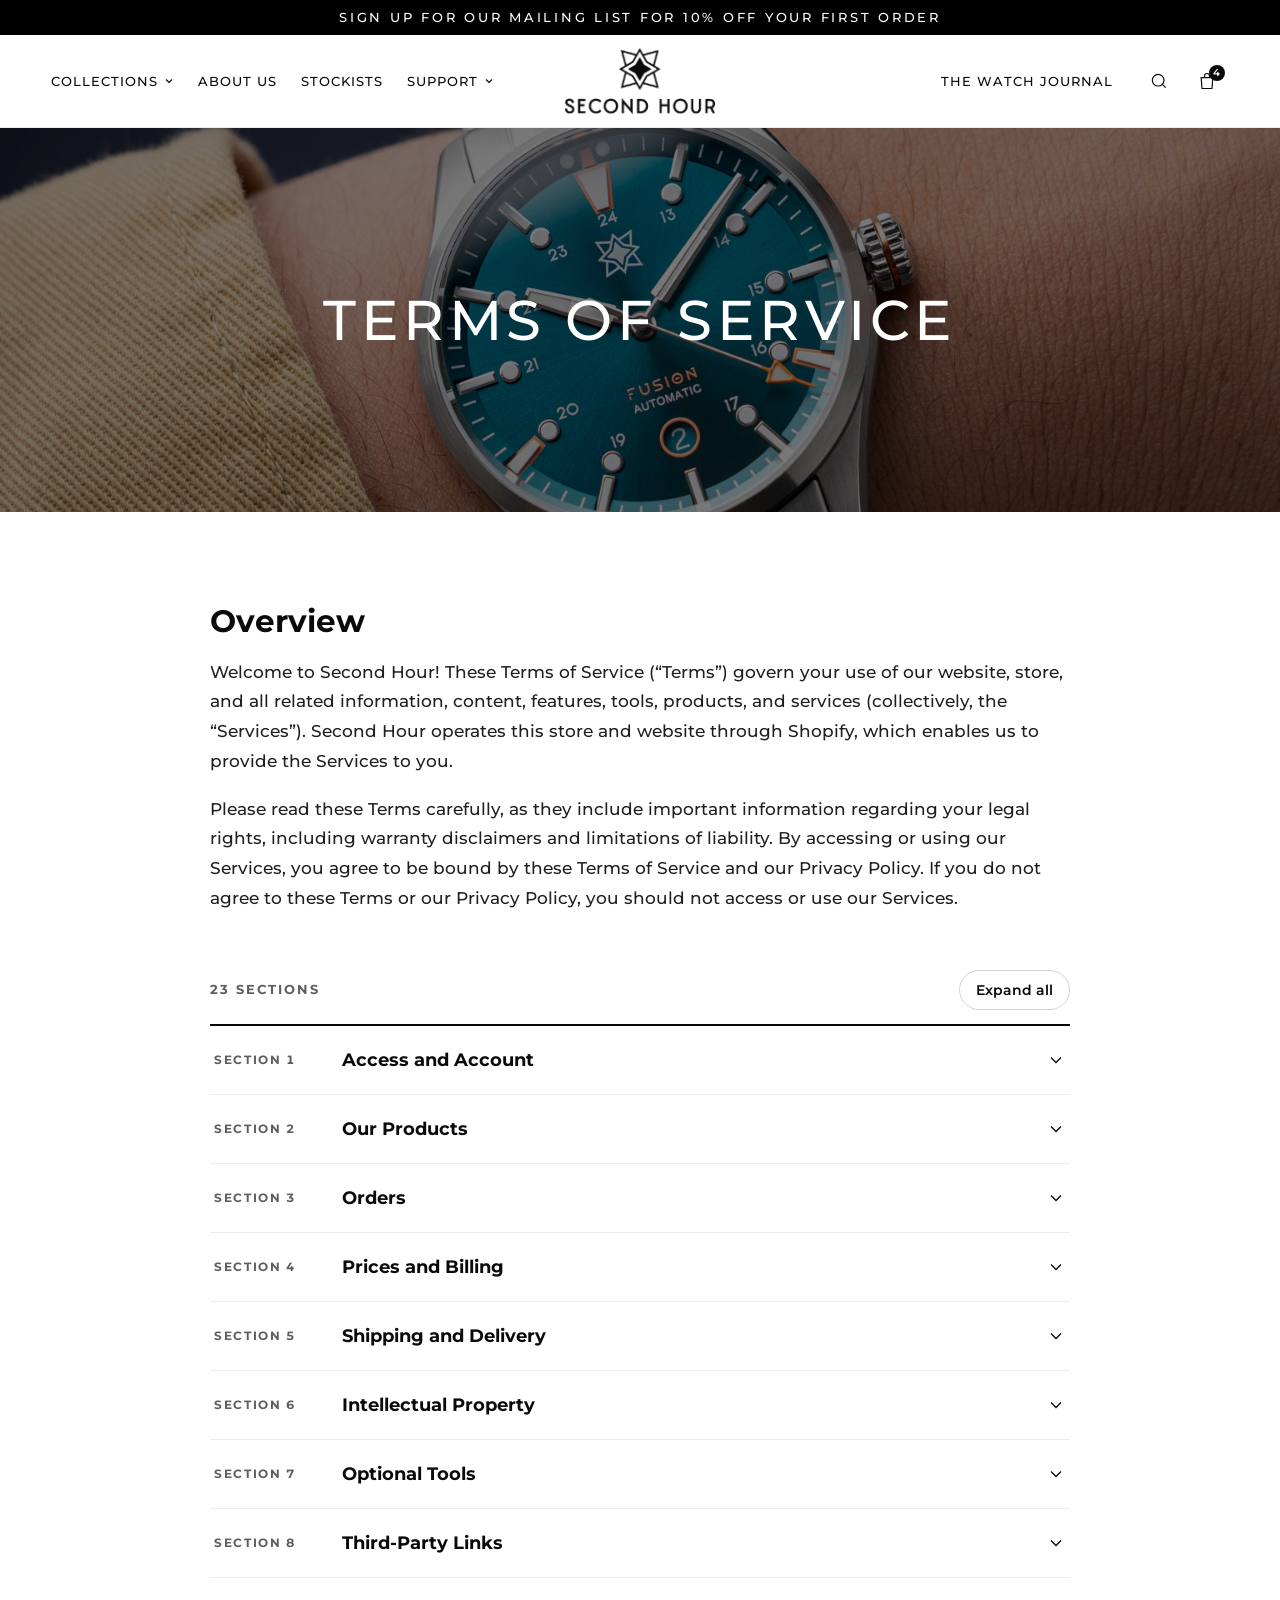
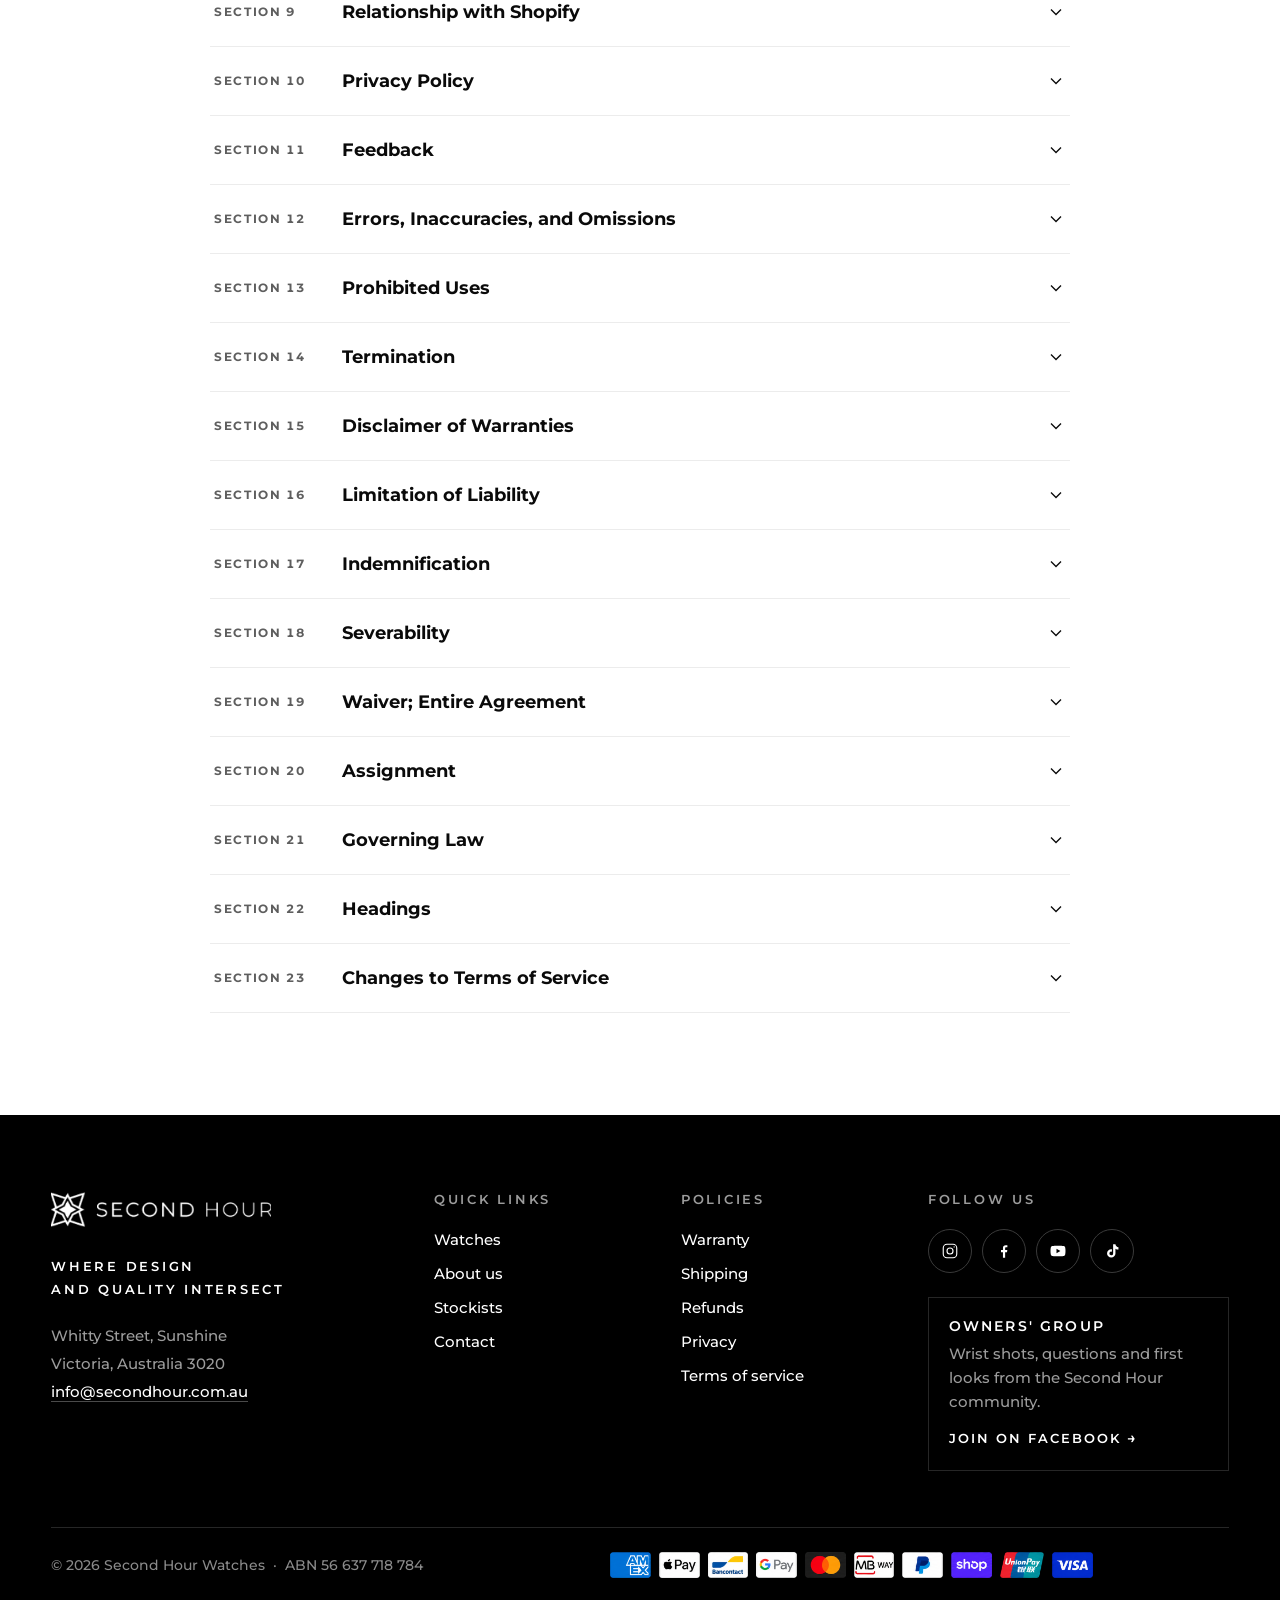
<file: terms-of-service.html>
<!doctype html>
<html lang="en">
<head>
<meta charset="utf-8">
<meta name="viewport" content="width=device-width, initial-scale=1, viewport-fit=cover">
<title>Second Hour Terms of Service</title>
<meta name="description" content="The terms that govern use of the Second Hour website and store.">
<meta name="robots" content="noindex">
<link rel="preconnect" href="https://fonts.googleapis.com">
<link rel="preconnect" href="https://fonts.gstatic.com" crossorigin>
<link rel="stylesheet" href="https://fonts.googleapis.com/css2?family=Montserrat:wght@400;500;600;700&display=swap">
<link rel="stylesheet" href="assets/styles.css?v=202610061347">
</head>
<body>


<div id="top"></div>

<div class="announce" role="region" aria-label="Announcement">
  <p>Sign up for our mailing list for 10% off your first order</p>
</div>

<header class="header">
  <div class="header__inner">
    <div class="header__left">
      <button class="icon-btn burger" type="button" aria-label="Open menu" aria-controls="drawer" aria-expanded="false" id="drawer-open">
        <svg width="22" height="22" viewBox="0 0 24 24" fill="none" stroke="currentColor" stroke-width="1.4" aria-hidden="true"><path d="M3 7h18M3 12h18M3 17h18"/></svg>
      </button>
      <nav class="nav" aria-label="Main">
        <ul class="nav__list">
          <li class="nav__item nav__item--mega">
            <a href="./#collection" class="nav__link" aria-haspopup="true">Collections
              <svg class="caret" width="10" height="10" viewBox="0 0 10 10" aria-hidden="true"><path d="M2 3.5 5 6.5 8 3.5" fill="none" stroke="currentColor" stroke-width="1.2"/></svg>
            </a>
            <div class="mega">
              <div class="mega__inner">
                <div>
                  <p class="label mega__label">The collection</p>
                  <ul class="mega__list">
                    <li><a href="./#collection"><span class="mega__name">Gin Clear</span><span class="mega__desc">The flagship dive watch</span></a></li>
                    <li><a href="./#collection"><span class="mega__name">Mandala</span><span class="mega__desc">A sports watch with a dial obsession</span></a></li>
                    <li><a href="./#collection"><span class="mega__name">The Beacon 2</span><span class="mega__desc">Maximum visibility after dark</span></a></li>
                  </ul>
                </div>
                <div>
                  <p class="label mega__label" aria-hidden="true">&nbsp;</p>
                  <ul class="mega__list">
                    <li><a href="./#collection"><span class="mega__name">Fusion</span><span class="mega__desc">Form and function, toughened to 1200 HV</span></a></li>
                    <li><a href="./#collection"><span class="mega__name">Memoir</span><span class="mega__desc">Art Deco, refined for the wrist</span></a></li>
                    <li><a href="./#collection" class="mega__all">View all watches <span aria-hidden="true">→</span></a></li>
                  </ul>
                </div>
                <a href="./#collection" class="mega__feature">
                  <span class="mega__img"><img src="assets/ginclear.jpg" alt="Gin Clear dive watch with green dial resting on a green book"></span>
                  <span class="mega__copy">
                    <span class="label" style="color: var(--grey-on-light)">New</span>
                    <span class="mega__name">The Gin Clear 3</span>
                    <span class="mega__cta">Discover <span aria-hidden="true">→</span></span>
                  </span>
                </a>
              </div>
            </div>
          </li>
          <li class="nav__item"><a href="about" class="nav__link">About us</a></li>
          <li class="nav__item"><a href="stockists" class="nav__link">Stockists</a></li>
          <li class="nav__item nav__item--drop">
            <a href="#footer" class="nav__link" aria-haspopup="true">Support
              <svg class="caret" width="10" height="10" viewBox="0 0 10 10" aria-hidden="true"><path d="M2 3.5 5 6.5 8 3.5" fill="none" stroke="currentColor" stroke-width="1.2"/></svg>
            </a>
            <ul class="drop">
              <li><a href="shipping-policy#sp-warranty">Warranty</a></li>
              <li><a href="shipping-policy">Shipping</a></li>
              <li><a href="contact">Contact</a></li>
            </ul>
          </li>
        </ul>
      </nav>
    </div>

    <a href="./" class="logo" aria-label="Second Hour home">
      <img src="assets/logo-dark.png" alt="Second Hour" width="159" height="70">
    </a>

    <div class="header__right">
      <a href="#footer" class="nav__link journal">The Watch Journal</a>
      <button class="icon-btn" type="button" aria-label="Search">
        <svg width="20" height="20" viewBox="0 0 24 24" fill="none" stroke="currentColor" stroke-width="1.4" aria-hidden="true"><circle cx="11" cy="11" r="7"/><path d="m20 20-3.6-3.6"/></svg>
      </button>
      <a href="./#collection" class="icon-btn" aria-label="Bag, 4 items">
        <svg width="20" height="20" viewBox="0 0 24 24" fill="none" stroke="currentColor" stroke-width="1.4" aria-hidden="true"><path d="M5 8h14l-1 13H6L5 8Z"/><path d="M9 8V6a3 3 0 0 1 6 0v2"/></svg>
        <span class="bag__count" aria-hidden="true">4</span>
      </a>
    </div>
  </div>
</header>

<div class="drawer" id="drawer" aria-hidden="true">
  <div class="drawer__scrim" data-close></div>
  <div class="drawer__panel" role="dialog" aria-label="Menu">
    <div class="drawer__top">
      <span class="label">Menu</span>
      <button class="icon-btn" type="button" aria-label="Close menu" data-close>
        <svg width="20" height="20" viewBox="0 0 24 24" fill="none" stroke="currentColor" stroke-width="1.4" aria-hidden="true"><path d="M6 6l12 12M18 6 6 18"/></svg>
      </button>
    </div>
    <nav aria-label="Mobile">
      <details class="acc">
        <summary>Collections</summary>
        <ul>
          <li><a href="./#collection" data-close>Gin Clear</a></li>
          <li><a href="./#collection" data-close>Mandala</a></li>
          <li><a href="./#collection" data-close>The Beacon 2</a></li>
          <li><a href="./#collection" data-close>Fusion</a></li>
          <li><a href="./#collection" data-close>Memoir</a></li>
          <li><a href="./#collection" data-close>View all watches →</a></li>
        </ul>
      </details>
      <a class="drawer__link" href="about">About us</a>
      <a class="drawer__link" href="stockists">Stockists</a>
      <details class="acc">
        <summary>Support</summary>
        <ul>
          <li><a href="shipping-policy#sp-warranty">Warranty</a></li>
          <li><a href="shipping-policy">Shipping</a></li>
          <li><a href="contact">Contact</a></li>
        </ul>
      </details>
      <a class="drawer__link" href="#footer" data-close>The Watch Journal</a>
      <a class="drawer__link" href="contact">Contact</a>
    </nav>
  </div>
</div>

<main>
  <section class="pv-hero ts-hero" aria-labelledby="ts-title">
    <figure class="pv-hero__media" aria-hidden="true">
      <img src="assets/terms-hero.jpg" alt="">
    </figure>
    <div class="pv-hero__inner">
      <h1 id="ts-title">Terms of service</h1>
    </div>
  </section>

  <article class="ts-body">
    <div class="ts-wrap">
      <section class="ts-overview" aria-labelledby="ts-overview-h">
        <h2 id="ts-overview-h">Overview</h2>
        <p>Welcome to Second Hour! These Terms of Service (“Terms”) govern your use of our website, store, and all related information, content, features, tools, products, and services (collectively, the “Services”). Second Hour operates this store and website through Shopify, which enables us to provide the Services to you.</p>
            <p>Please read these Terms carefully, as they include important information regarding your legal rights, including warranty disclaimers and limitations of liability. By accessing or using our Services, you agree to be bound by these Terms of Service and our Privacy Policy. If you do not agree to these Terms or our Privacy Policy, you should not access or use our Services.</p>
      </section>

      <div class="ts-bar">
        <span class="ts-count">23 sections</span>
        <button type="button" class="ts-toggle-all" id="ts-toggle-all" aria-pressed="false">Expand all</button>
      </div>

      <div class="ts-accordion">
        <details class="ts-item" id="section-1">
          <summary>
            <span class="ts-num">Section 1</span>
            <span class="ts-title">Access and Account</span>
            <svg class="ts-chev" width="20" height="20" viewBox="0 0 24 24" fill="none" stroke="currentColor" stroke-width="1.6" aria-hidden="true"><path d="m6 9 6 6 6-6"/></svg>
          </summary>
          <div class="ts-content">
            <p>By agreeing to these Terms of Service, you represent that you are at least the age of majority in your state or province of residence, and you have given us your consent to allow any of your minor dependents to use the Services on devices you own, purchase, or manage. To use the Services, including accessing or browsing our online stores or purchasing any of the products or services we offer, you may be asked to provide certain information, such as your email address, billing, payment, and shipping information. You represent and warrant that all information you provide is accurate, current, and complete, and that you have all rights necessary to provide such information.</p>
            <p>You are solely responsible for maintaining the security of your account credentials and for all activity under your account. You may not transfer, sell, assign, or license your account to any other person.</p>
          </div>
        </details>
        <details class="ts-item" id="section-2">
          <summary>
            <span class="ts-num">Section 2</span>
            <span class="ts-title">Our Products</span>
            <svg class="ts-chev" width="20" height="20" viewBox="0 0 24 24" fill="none" stroke="currentColor" stroke-width="1.6" aria-hidden="true"><path d="m6 9 6 6 6-6"/></svg>
          </summary>
          <div class="ts-content">
            <p>We have made every effort to accurately display our products and services in our online store. However, colors and product appearance may vary depending on your device settings and display. We do not guarantee that the appearance or quality of products or services purchased by you will meet your expectations or exactly match what is displayed online.</p>
            <p>All product descriptions are subject to change at any time without notice, at our sole discretion. We reserve the right to discontinue any product at any time and may limit quantities offered to any person, geographic region, or jurisdiction on a case-by-case basis.</p>
          </div>
        </details>
        <details class="ts-item" id="section-3">
          <summary>
            <span class="ts-num">Section 3</span>
            <span class="ts-title">Orders</span>
            <svg class="ts-chev" width="20" height="20" viewBox="0 0 24 24" fill="none" stroke="currentColor" stroke-width="1.6" aria-hidden="true"><path d="m6 9 6 6 6-6"/></svg>
          </summary>
          <div class="ts-content">
            <p>When you place an order, you are making an offer to purchase. Second Hour reserves the right to accept or decline your order for any reason at our discretion. Your order is not accepted until we confirm acceptance and process payment.</p>
            <p>Please review your order carefully before submitting. Second Hour may be unable to accommodate cancellation requests after an order has been accepted. If we do not accept, modify, or cancel an order, we will attempt to notify you using the email address, billing address, or phone number provided at checkout.</p>
            <p>Your purchases are subject to our <a href="refund-policy">Refund Policy</a>. You represent and warrant that your purchases are intended for personal or household use only and not for resale or export.</p>
          </div>
        </details>
        <details class="ts-item" id="section-4">
          <summary>
            <span class="ts-num">Section 4</span>
            <span class="ts-title">Prices and Billing</span>
            <svg class="ts-chev" width="20" height="20" viewBox="0 0 24 24" fill="none" stroke="currentColor" stroke-width="1.6" aria-hidden="true"><path d="m6 9 6 6 6-6"/></svg>
          </summary>
          <div class="ts-content">
            <p>Prices, discounts, and promotions are subject to change without notice. The price charged for a product or service will be the price in effect at the time the order is placed, as stated in your order confirmation email. Unless otherwise stated, posted prices do not include taxes, shipping, handling, customs duties, or import charges.</p>
            <p>Prices displayed online may differ from prices offered in physical stores or by third parties. We may offer promotions from time to time that are governed by separate terms and conditions. If there is a conflict between promotional terms and these Terms, the promotional terms will govern.</p>
            <p>You agree to provide accurate, complete, and current purchase and account information for all purchases made through our store. You also agree to promptly update your account information, including email address and payment details, so we can complete transactions and contact you if necessary.</p>
          </div>
        </details>
        <details class="ts-item" id="section-5">
          <summary>
            <span class="ts-num">Section 5</span>
            <span class="ts-title">Shipping and Delivery</span>
            <svg class="ts-chev" width="20" height="20" viewBox="0 0 24 24" fill="none" stroke="currentColor" stroke-width="1.6" aria-hidden="true"><path d="m6 9 6 6 6-6"/></svg>
          </summary>
          <div class="ts-content">
            <p>We are not liable for shipping or delivery delays. All delivery dates are estimates only and are not guaranteed. We are not responsible for delays caused by carriers, customs processing, or events beyond our control.</p>
            <p>Once products are transferred to the shipping carrier, title and risk of loss pass to you.</p>
          </div>
        </details>
        <details class="ts-item" id="section-6">
          <summary>
            <span class="ts-num">Section 6</span>
            <span class="ts-title">Intellectual Property</span>
            <svg class="ts-chev" width="20" height="20" viewBox="0 0 24 24" fill="none" stroke="currentColor" stroke-width="1.6" aria-hidden="true"><path d="m6 9 6 6 6-6"/></svg>
          </summary>
          <div class="ts-content">
            <p>All content available through the Services, including trademarks, logos, text, graphics, images, videos, audio, product reviews, and the overall design and arrangement of the Services, are owned by or licensed to Second Hour and are protected by applicable intellectual property laws.</p>
            <p>You may use the Services for personal, non-commercial use only. You may not reproduce, distribute, modify, publicly display, republish, download, store, or transmit any content from the Services without prior written consent from Second Hour.</p>
            <p>Nothing in these Terms grants you any license or rights to any intellectual property owned by Second Hour, Shopify, or third parties unless expressly stated.</p>
          </div>
        </details>
        <details class="ts-item" id="section-7">
          <summary>
            <span class="ts-num">Section 7</span>
            <span class="ts-title">Optional Tools</span>
            <svg class="ts-chev" width="20" height="20" viewBox="0 0 24 24" fill="none" stroke="currentColor" stroke-width="1.6" aria-hidden="true"><path d="m6 9 6 6 6-6"/></svg>
          </summary>
          <div class="ts-content">
            <p>We may provide access to third-party tools that we neither monitor nor control. You acknowledge and agree that such tools are provided “as is” and “as available” without warranties or endorsements of any kind.</p>
            <p>Your use of optional third-party tools is entirely at your own risk and discretion. Future features and tools added to the Services will also be subject to these Terms.</p>
          </div>
        </details>
        <details class="ts-item" id="section-8">
          <summary>
            <span class="ts-num">Section 8</span>
            <span class="ts-title">Third-Party Links</span>
            <svg class="ts-chev" width="20" height="20" viewBox="0 0 24 24" fill="none" stroke="currentColor" stroke-width="1.6" aria-hidden="true"><path d="m6 9 6 6 6-6"/></svg>
          </summary>
          <div class="ts-content">
            <p>The Services may contain links to third-party websites or services. We are not responsible for examining or evaluating the content or accuracy of third-party materials or websites.</p>
            <p>If you choose to access third-party websites, you do so at your own risk. Complaints or concerns regarding third-party products or services should be directed to the applicable third party.</p>
          </div>
        </details>
        <details class="ts-item" id="section-9">
          <summary>
            <span class="ts-num">Section 9</span>
            <span class="ts-title">Relationship with Shopify</span>
            <svg class="ts-chev" width="20" height="20" viewBox="0 0 24 24" fill="none" stroke="currentColor" stroke-width="1.6" aria-hidden="true"><path d="m6 9 6 6 6-6"/></svg>
          </summary>
          <div class="ts-content">
            <p>Second Hour is powered by Shopify, which enables us to provide the Services to you. However, all purchases made through our store are transactions directly between you and Second Hour.</p>
            <p>By using the Services, you acknowledge and agree that Shopify is not responsible for any aspect of any transaction between you and Second Hour, including any injury, damage, or loss resulting from purchased products or services.</p>
          </div>
        </details>
        <details class="ts-item" id="section-10">
          <summary>
            <span class="ts-num">Section 10</span>
            <span class="ts-title">Privacy Policy</span>
            <svg class="ts-chev" width="20" height="20" viewBox="0 0 24 24" fill="none" stroke="currentColor" stroke-width="1.6" aria-hidden="true"><path d="m6 9 6 6 6-6"/></svg>
          </summary>
          <div class="ts-content">
            <p>All personal information collected through the Services is subject to our <a href="privacy">Privacy Policy</a>. By using the Services, you acknowledge that you have read and understood our Privacy Policy and Shopify’s Privacy Policy.</p>
            <p>Because the Services are hosted by Shopify, Shopify may collect and process personal information related to your access and use of the Services in order to provide and improve its services.</p>
          </div>
        </details>
        <details class="ts-item" id="section-11">
          <summary>
            <span class="ts-num">Section 11</span>
            <span class="ts-title">Feedback</span>
            <svg class="ts-chev" width="20" height="20" viewBox="0 0 24 24" fill="none" stroke="currentColor" stroke-width="1.6" aria-hidden="true"><path d="m6 9 6 6 6-6"/></svg>
          </summary>
          <div class="ts-content">
            <p>If you submit feedback, reviews, suggestions, or other content (“Feedback”), you grant Second Hour a worldwide, perpetual, royalty-free license to use, reproduce, modify, publish, and distribute such Feedback for any lawful purpose.</p>
            <p>You represent and warrant that your Feedback does not violate any third-party rights and complies with these Terms. We reserve the right to remove any Feedback that we determine to be unlawful, offensive, or otherwise objectionable.</p>
          </div>
        </details>
        <details class="ts-item" id="section-12">
          <summary>
            <span class="ts-num">Section 12</span>
            <span class="ts-title">Errors, Inaccuracies, and Omissions</span>
            <svg class="ts-chev" width="20" height="20" viewBox="0 0 24 24" fill="none" stroke="currentColor" stroke-width="1.6" aria-hidden="true"><path d="m6 9 6 6 6-6"/></svg>
          </summary>
          <div class="ts-content">
            <p>Occasionally there may be information on the Services containing typographical errors, inaccuracies, or omissions related to product descriptions, pricing, promotions, shipping charges, transit times, or availability.</p>
            <p>We reserve the right to correct any such errors or inaccuracies and to update information or cancel orders at any time without prior notice.</p>
          </div>
        </details>
        <details class="ts-item" id="section-13">
          <summary>
            <span class="ts-num">Section 13</span>
            <span class="ts-title">Prohibited Uses</span>
            <svg class="ts-chev" width="20" height="20" viewBox="0 0 24 24" fill="none" stroke="currentColor" stroke-width="1.6" aria-hidden="true"><path d="m6 9 6 6 6-6"/></svg>
          </summary>
          <div class="ts-content">
            <p>You may use the Services only for lawful purposes. You may not use the Services:</p>
            <ul class="ts-list"><li>(a) for any unlawful purpose;</li><li>(b) to violate any laws or regulations;</li><li>(c) to infringe intellectual property rights;</li><li>(d) to harass, abuse, insult, harm, or discriminate against others;</li><li>(e) to submit false or misleading information;</li><li>(f) to upload or transmit malicious code or spam;</li><li>(g) to impersonate another person or entity; or</li><li>(h) to interfere with the security or operation of the Services.</li></ul>
            <p>We reserve the right to suspend or terminate your access if you violate these Terms.</p>
          </div>
        </details>
        <details class="ts-item" id="section-14">
          <summary>
            <span class="ts-num">Section 14</span>
            <span class="ts-title">Termination</span>
            <svg class="ts-chev" width="20" height="20" viewBox="0 0 24 24" fill="none" stroke="currentColor" stroke-width="1.6" aria-hidden="true"><path d="m6 9 6 6 6-6"/></svg>
          </summary>
          <div class="ts-content">
            <p>We may terminate your access to the Services at any time without notice. You remain responsible for all amounts due up to the date of termination.</p>
            <p>The following sections will survive termination: Intellectual Property, Feedback, Disclaimer of Warranties, Limitation of Liability, Indemnification, Severability, Waiver, Entire Agreement, Assignment, Governing Law, and any other provisions that by their nature should survive termination.</p>
          </div>
        </details>
        <details class="ts-item" id="section-15">
          <summary>
            <span class="ts-num">Section 15</span>
            <span class="ts-title">Disclaimer of Warranties</span>
            <svg class="ts-chev" width="20" height="20" viewBox="0 0 24 24" fill="none" stroke="currentColor" stroke-width="1.6" aria-hidden="true"><path d="m6 9 6 6 6-6"/></svg>
          </summary>
          <div class="ts-content">
            <p>The Services and all products provided through the Services are offered “as is” and “as available” without warranties of any kind, either express or implied.</p>
            <p>We do not guarantee uninterrupted, secure, or error-free use of the Services. To the fullest extent permitted by law, Second Hour disclaims all warranties, including implied warranties of merchantability, fitness for a particular purpose, durability, title, and non-infringement.</p>
          </div>
        </details>
        <details class="ts-item" id="section-16">
          <summary>
            <span class="ts-num">Section 16</span>
            <span class="ts-title">Limitation of Liability</span>
            <svg class="ts-chev" width="20" height="20" viewBox="0 0 24 24" fill="none" stroke="currentColor" stroke-width="1.6" aria-hidden="true"><path d="m6 9 6 6 6-6"/></svg>
          </summary>
          <div class="ts-content">
            <p>To the fullest extent permitted by law, Second Hour, its affiliates, employees, contractors, service providers, licensors, and partners shall not be liable for any direct, indirect, incidental, punitive, special, or consequential damages arising from your use of the Services or products purchased through the Services.</p>
          </div>
        </details>
        <details class="ts-item" id="section-17">
          <summary>
            <span class="ts-num">Section 17</span>
            <span class="ts-title">Indemnification</span>
            <svg class="ts-chev" width="20" height="20" viewBox="0 0 24 24" fill="none" stroke="currentColor" stroke-width="1.6" aria-hidden="true"><path d="m6 9 6 6 6-6"/></svg>
          </summary>
          <div class="ts-content">
            <p>You agree to indemnify and hold harmless Second Hour, Shopify, and our affiliates, employees, contractors, licensors, and service providers from any claims, damages, liabilities, or expenses arising out of your breach of these Terms or your misuse of the Services.</p>
          </div>
        </details>
        <details class="ts-item" id="section-18">
          <summary>
            <span class="ts-num">Section 18</span>
            <span class="ts-title">Severability</span>
            <svg class="ts-chev" width="20" height="20" viewBox="0 0 24 24" fill="none" stroke="currentColor" stroke-width="1.6" aria-hidden="true"><path d="m6 9 6 6 6-6"/></svg>
          </summary>
          <div class="ts-content">
            <p>If any provision of these Terms is determined to be unlawful or unenforceable, the remaining provisions will remain in full force and effect.</p>
          </div>
        </details>
        <details class="ts-item" id="section-19">
          <summary>
            <span class="ts-num">Section 19</span>
            <span class="ts-title">Waiver; Entire Agreement</span>
            <svg class="ts-chev" width="20" height="20" viewBox="0 0 24 24" fill="none" stroke="currentColor" stroke-width="1.6" aria-hidden="true"><path d="m6 9 6 6 6-6"/></svg>
          </summary>
          <div class="ts-content">
            <p>Failure by us to enforce any provision of these Terms shall not constitute a waiver of such provision.</p>
            <p>These Terms of Service, together with any policies posted on this website, constitute the entire agreement between you and Second Hour regarding your use of the Services.</p>
          </div>
        </details>
        <details class="ts-item" id="section-20">
          <summary>
            <span class="ts-num">Section 20</span>
            <span class="ts-title">Assignment</span>
            <svg class="ts-chev" width="20" height="20" viewBox="0 0 24 24" fill="none" stroke="currentColor" stroke-width="1.6" aria-hidden="true"><path d="m6 9 6 6 6-6"/></svg>
          </summary>
          <div class="ts-content">
            <p>You may not transfer or assign your rights or obligations under these Terms without our prior written consent. We may assign or transfer these Terms without restriction.</p>
          </div>
        </details>
        <details class="ts-item" id="section-21">
          <summary>
            <span class="ts-num">Section 21</span>
            <span class="ts-title">Governing Law</span>
            <svg class="ts-chev" width="20" height="20" viewBox="0 0 24 24" fill="none" stroke="currentColor" stroke-width="1.6" aria-hidden="true"><path d="m6 9 6 6 6-6"/></svg>
          </summary>
          <div class="ts-content">
            <p>These Terms of Service shall be governed by and construed in accordance with the laws and courts applicable in the jurisdiction where Second Hour is headquartered. You consent to the exclusive jurisdiction and venue of such courts.</p>
          </div>
        </details>
        <details class="ts-item" id="section-22">
          <summary>
            <span class="ts-num">Section 22</span>
            <span class="ts-title">Headings</span>
            <svg class="ts-chev" width="20" height="20" viewBox="0 0 24 24" fill="none" stroke="currentColor" stroke-width="1.6" aria-hidden="true"><path d="m6 9 6 6 6-6"/></svg>
          </summary>
          <div class="ts-content">
            <p>The headings used in these Terms are included for convenience only and will not affect the interpretation of these Terms.</p>
          </div>
        </details>
        <details class="ts-item" id="section-23">
          <summary>
            <span class="ts-num">Section 23</span>
            <span class="ts-title">Changes to Terms of Service</span>
            <svg class="ts-chev" width="20" height="20" viewBox="0 0 24 24" fill="none" stroke="currentColor" stroke-width="1.6" aria-hidden="true"><path d="m6 9 6 6 6-6"/></svg>
          </summary>
          <div class="ts-content">
            <p>We reserve the right to update or modify these Terms of Service at any time by posting changes on this page. Your continued use of the Services following any changes constitutes acceptance of those changes.</p>
          </div>
        </details>
      </div>
    </div>
  </article>
</main>


<footer class="footer" id="footer">
  <div class="footer__inner">
    <div class="footer__top">
      <div class="footer__brand">
        <img src="assets/logo-white.png" alt="Second Hour" width="277" height="44">
        <p class="label footer__tagline">Where design<br>and quality intersect</p>
        <address class="footer__contact">
          Whitty Street, Sunshine<br>
          Victoria, Australia 3020<br>
          <span>info@secondhour.com.au</span>
        </address>
      </div>

      <div class="footer__menus">
        <div>
          <h2 class="label footer__heading">Quick links</h2>
          <ul class="footer__links">
            <li><a href="./#collection">Watches</a></li>
            <li><a href="about">About us</a></li>
            <li><a href="stockists">Stockists</a></li>
            <li><a href="contact">Contact</a></li>
          </ul>
        </div>
        <div>
          <h2 class="label footer__heading">Policies</h2>
          <ul class="footer__links">
            <li><a href="shipping-policy#sp-warranty">Warranty</a></li>
            <li><a href="shipping-policy">Shipping</a></li>
            <li><a href="refund-policy">Refunds</a></li>
            <li><a href="privacy">Privacy</a></li>
            <li><a href="terms-of-service">Terms of service</a></li>
          </ul>
        </div>
        <div>
          <h2 class="label footer__heading">Follow us</h2>
          <ul class="social">
            <li><a href="https://www.instagram.com/secondhourwatches/" aria-label="Instagram">
              <svg width="18" height="18" viewBox="0 0 24 24" fill="none" stroke="currentColor" stroke-width="1.5" aria-hidden="true"><rect x="3" y="3" width="18" height="18" rx="5"/><circle cx="12" cy="12" r="4"/><circle cx="17.5" cy="6.5" r="0.8" fill="currentColor" stroke="none"/></svg>
            </a></li>
            <li><a href="https://www.facebook.com/SecondHourWatch" aria-label="Facebook">
              <svg width="18" height="18" viewBox="0 0 24 24" fill="currentColor" aria-hidden="true"><path d="M13.5 21v-7.5h2.5l.4-3h-2.9V8.6c0-.9.3-1.5 1.5-1.5h1.5V4.4c-.3 0-1.2-.1-2.2-.1-2.2 0-3.7 1.3-3.7 3.8v2.4H8v3h2.6V21h2.9Z"/></svg>
            </a></li>
            <li><a href="https://www.youtube.com/@SecondHourWatches" aria-label="YouTube">
              <svg width="18" height="18" viewBox="0 0 24 24" fill="currentColor" aria-hidden="true"><path d="M21.6 7.2a2.5 2.5 0 0 0-1.8-1.8C18.2 5 12 5 12 5s-6.2 0-7.8.4A2.5 2.5 0 0 0 2.4 7.2 26 26 0 0 0 2 12a26 26 0 0 0 .4 4.8 2.5 2.5 0 0 0 1.8 1.8C5.8 19 12 19 12 19s6.2 0 7.8-.4a2.5 2.5 0 0 0 1.8-1.8A26 26 0 0 0 22 12a26 26 0 0 0-.4-4.8ZM10 15V9l5.2 3L10 15Z"/></svg>
            </a></li>
            <li><a href="#tiktok" aria-label="TikTok">
              <svg width="18" height="18" viewBox="0 0 24 24" fill="currentColor" aria-hidden="true"><path d="M16.6 3c.4 2.2 1.8 3.7 4 4v3.1c-1.5 0-2.9-.5-4-1.2v6.3a5.6 5.6 0 1 1-5.6-5.6c.3 0 .6 0 .9.1v3.2a2.5 2.5 0 1 0 1.6 2.3V3h3.1Z"/></svg>
            </a></li>
          </ul>
          <a class="group" href="https://www.facebook.com/groups/901599277070121">
            <b>Owners' group</b>
            <span>Wrist shots, questions and first looks from the Second Hour community.</span>
            <em>Join on Facebook <span aria-hidden="true" style="color: inherit">→</span></em>
          </a>
        </div>
      </div>
    </div>

    <div class="footer__bottom">
      <div class="footer__legal">
        <span>© 2026 Second Hour Watches</span>
        <span aria-hidden="true">·</span>
        <span>ABN 56 637 718 784</span>
      </div>
      <ul class="pay" aria-label="Accepted payment methods">
        <li><img src="assets/pay-amex.png" alt="American Express" width="38" height="24"></li>
        <li><img src="assets/pay-applepay.png" alt="Apple Pay" width="36" height="24"></li>
        <li><img src="assets/pay-bancontact.png" alt="Bancontact" width="36" height="22"></li>
        <li><img src="assets/pay-googlepay.png" alt="Google Pay" width="36" height="22"></li>
        <li><img src="assets/pay-mastercard.png" alt="Mastercard" width="38" height="24"></li>
        <li><img src="assets/pay-mbway.png" alt="MB WAY" width="36" height="22"></li>
        <li><img src="assets/pay-paypal.png" alt="PayPal" width="36" height="22"></li>
        <li><img src="assets/pay-shoppay.png" alt="Shop Pay" width="38" height="24"></li>
        <li><img src="assets/pay-unionpay.png" alt="UnionPay" width="38" height="24"></li>
        <li><img src="assets/pay-visa.png" alt="Visa" width="38" height="24"></li>
      </ul>
    </div>
  </div>
</footer>

<!-- Floating dock: hidden at the top of the page, fades in after scrolling -->
<div class="dock" id="dock" aria-hidden="true">
  <button class="totop" type="button" id="totop" aria-label="Back to top" tabindex="-1">
    <svg width="18" height="18" viewBox="0 0 24 24" fill="none" stroke="currentColor" stroke-width="1.5" aria-hidden="true"><path d="M12 19V5M6 11l6-6 6 6"/></svg>
  </button>
  <div class="currency">
    <div class="currency__menu" id="currency-menu" role="menu" aria-label="Currency" hidden>
      <button type="button" role="menuitemradio" aria-checked="false" data-code="USD" data-flag="assets/flag-usd.png"><img src="assets/flag-usd.png" alt="">US Dollar (USD)</button>
      <button type="button" role="menuitemradio" aria-checked="false" data-code="GBP" data-flag="assets/flag-gbp.png"><img src="assets/flag-gbp.png" alt="">British Pound (GBP)</button>
      <button type="button" role="menuitemradio" aria-checked="false" data-code="EUR" data-flag="assets/flag-eur.png"><img src="assets/flag-eur.png" alt="">Euro (EUR)</button>
      <button type="button" role="menuitemradio" aria-checked="false" data-code="CAD" data-flag="assets/flag-cad.png"><img src="assets/flag-cad.png" alt="">Canadian Dollar (CAD)</button>
      <button type="button" role="menuitemradio" aria-checked="true" data-code="AUD" data-flag="assets/flag-aud.png"><img src="assets/flag-aud.png" alt="">Australian Dollar (AUD)</button>
    </div>
    <button class="currency__btn" type="button" id="currency-btn" aria-haspopup="menu" aria-expanded="false" aria-controls="currency-menu" tabindex="-1">
      <img id="currency-flag" src="assets/flag-aud.png" alt="">
      <span id="currency-code">AUD</span>
      <svg width="10" height="10" viewBox="0 0 10 10" aria-hidden="true"><path d="M2 6.5 5 3.5 8 6.5" fill="none" stroke="currentColor" stroke-width="1.3"/></svg>
      <span class="vh">Change currency</span>
    </button>
  </div>
</div>

<script src="assets/site.js?v=202610061347"></script>
</body>
</html>
</file>
<file: assets/styles.css>
/* Layout: white sticky header → black split hero → black proof marquee → warm-grey collection → image-backed newsletter → black footer.
   Single committed brand look (Second Hour is black / white / neutral in every context), so no dark-mode remap. */
:root {
  color-scheme: light;
  --black: #000000;
  --ink: #0A0A0A;
  --charcoal: #141414;
  --white: #FFFFFF;
  --stone: #F4F4F2;
  --line-light: #ECECEC;
  --line-dark: #262626;
  --grey-on-light: #5E5E5E;
  --grey-on-dark: #9C9C9C;
  --font: 'Montserrat', system-ui, -apple-system, 'Segoe UI', Arial, sans-serif;
  --track-label: 0.22em;
  --track-nav: 0.08em;
  --gutter: clamp(16px, 4vw, 64px);
  --max: 1440px;
  --ease: cubic-bezier(.2, .7, .2, 1);
}

*, *::before, *::after { box-sizing: border-box; }
html { scroll-behavior: smooth; }
@media (prefers-reduced-motion: reduce) { html { scroll-behavior: auto; } }
body { margin: 0; font-family: var(--font); font-size: 16.5px; font-weight: 500; color: var(--ink); background: var(--white); -webkit-font-smoothing: antialiased; }
img { display: block; max-width: 100%; height: auto; }
ul { list-style: none; margin: 0; padding: 0; }
a { color: inherit; }
button { font-family: inherit; }
:focus-visible { outline: 1px solid currentColor; outline-offset: 4px; }
.vh { position: absolute; width: 1px; height: 1px; overflow: hidden; clip: rect(0 0 0 0); white-space: nowrap; }
.wrap { max-width: var(--max); margin: 0 auto; padding-inline: var(--gutter); }
.label { font-size: 12.5px; font-weight: 600; letter-spacing: var(--track-label); text-transform: uppercase; }

/* ---------- Announcement ---------- */
.announce { background: var(--black); color: var(--white); text-align: center; padding: 10px var(--gutter); }
.announce p { margin: 0; font-size: 12.5px; font-weight: 500; letter-spacing: var(--track-label); text-transform: uppercase; }

/* ---------- Header ---------- */
.header { position: sticky; top: env(safe-area-inset-top, 0px); z-index: 50; background: var(--white); border-bottom: 1px solid var(--line-light); }
.header__inner { max-width: var(--max); margin: 0 auto; padding-inline: var(--gutter); height: 92px; display: grid; grid-template-columns: minmax(0, 1fr) auto minmax(0, 1fr); align-items: center; gap: 24px; }
.header__left { display: flex; align-items: center; height: 100%; }
.header__right { display: flex; justify-content: flex-end; align-items: center; gap: 4px; }
.logo img { width: 150px; }

.icon-btn { position: relative; width: 44px; height: 44px; display: inline-flex; align-items: center; justify-content: center; background: none; border: 0; padding: 0; color: var(--ink); cursor: pointer; transition: opacity .2s ease; text-decoration: none; }
.icon-btn:hover { opacity: .6; }
.burger { display: none; }
.bag__count { position: absolute; top: 6px; right: 4px; min-width: 16px; height: 16px; padding: 0 4px; border-radius: 8px; background: var(--ink); color: var(--white); font-size: 10px; font-weight: 600; line-height: 16px; text-align: center; }

.nav, .nav__list { height: 100%; }
.nav__list { display: flex; gap: 24px; }
.nav__item { display: flex; align-items: center; }
.nav__link { position: relative; display: inline-flex; align-items: center; gap: 6px; padding: 12px 0; font-size: 12.5px; font-weight: 500; letter-spacing: var(--track-nav); text-transform: uppercase; text-decoration: none; color: var(--ink); white-space: nowrap; background: none; border: 0; cursor: pointer; }
.nav__link::after { content: ""; position: absolute; left: 0; right: 0; bottom: 6px; height: 1px; background: currentColor; transform: scaleX(0); transform-origin: left; transition: transform .35s var(--ease); }
.nav__item:hover > .nav__link::after, .nav__item:focus-within > .nav__link::after, .journal:hover::after { transform: scaleX(1); }
.caret { transition: transform .25s ease; }
.nav__item:hover .caret, .nav__item:focus-within .caret { transform: rotate(180deg); }
.journal { margin-right: 20px; }

.mega { position: absolute; left: 0; right: 0; top: 100%; background: var(--white); border-top: 1px solid var(--line-light); border-bottom: 1px solid var(--line-light); opacity: 0; visibility: hidden; transform: translateY(-6px); transition: opacity .25s ease, transform .25s ease, visibility 0s linear .25s; }
.nav__item--mega:hover .mega, .nav__item--mega:focus-within .mega { opacity: 1; visibility: visible; transform: none; transition-delay: 0s; }
.mega__inner { max-width: var(--max); margin: 0 auto; padding: 40px var(--gutter) 48px; display: grid; grid-template-columns: repeat(2, minmax(0, 1fr)) minmax(0, 1.1fr); gap: 48px; }
.mega__label { display: block; margin: 0 0 18px; color: var(--grey-on-light); }
.mega__list a { display: flex; flex-direction: column; gap: 4px; padding: 14px 0; border-top: 1px solid var(--line-light); text-decoration: none; transition: padding-left .25s var(--ease); }
.mega__list a:hover { padding-left: 6px; }
.mega__name { font-size: 15px; font-weight: 600; letter-spacing: 0.14em; text-transform: uppercase; }
.mega__desc { font-size: 15px; color: var(--grey-on-light); }
.mega__all { flex-direction: row !important; gap: 8px !important; font-size: 12.5px; font-weight: 600; letter-spacing: 0.16em; text-transform: uppercase; }
.mega__feature { display: grid; grid-template-columns: minmax(0, 1.3fr) minmax(0, 1fr); gap: 24px; align-items: end; text-decoration: none; }
.mega__img { aspect-ratio: 4 / 3; overflow: hidden; background: #EDEDED; max-width: 100%; }
.mega__img img { width: 100%; height: 100%; object-fit: cover; transition: transform .6s var(--ease); }
.mega__feature:hover .mega__img img { transform: scale(1.04); }
.mega__copy { display: flex; flex-direction: column; gap: 10px; }
.mega__cta { align-self: flex-start; padding-bottom: 4px; border-bottom: 1px solid var(--ink); font-size: 12.5px; font-weight: 600; letter-spacing: 0.16em; text-transform: uppercase; }

.nav__item--drop { position: relative; }
.drop { position: absolute; left: -24px; top: 100%; min-width: 220px; padding: 12px 0; background: var(--white); border: 1px solid var(--line-light); opacity: 0; visibility: hidden; transform: translateY(-6px); transition: opacity .2s ease, transform .2s ease, visibility 0s linear .2s; }
.nav__item--drop:hover .drop, .nav__item--drop:focus-within .drop { opacity: 1; visibility: visible; transform: none; transition-delay: 0s; }
.drop a { display: block; padding: 10px 24px; font-size: 15px; text-decoration: none; }
.drop a:hover { background: var(--stone); }

/* Mobile drawer */
.drawer { position: fixed; inset: 0; z-index: 100; visibility: hidden; }
.drawer.is-open { visibility: visible; }
.drawer__scrim { position: absolute; inset: 0; background: rgba(0, 0, 0, .45); opacity: 0; transition: opacity .3s ease; }
.drawer.is-open .drawer__scrim { opacity: 1; }
.drawer__panel { position: absolute; inset: 0 auto 0 0; width: min(380px, 88vw); background: var(--white); padding: calc(16px + env(safe-area-inset-top, 0px)) 24px 40px; overflow-y: auto; transform: translateX(-100%); transition: transform .35s var(--ease); }
.drawer.is-open .drawer__panel { transform: none; }
.drawer__top { display: flex; justify-content: space-between; align-items: center; margin-bottom: 16px; color: var(--grey-on-light); }
.drawer__link, .acc summary { display: flex; justify-content: space-between; align-items: center; min-height: 56px; border-bottom: 1px solid var(--line-light); font-size: 15px; font-weight: 500; letter-spacing: var(--track-nav); text-transform: uppercase; text-decoration: none; cursor: pointer; list-style: none; }
.acc summary::-webkit-details-marker { display: none; }
.acc summary::after { content: "+"; font-weight: 500; font-size: 18px; }
.acc[open] summary::after { content: "–"; }
.acc ul { padding: 8px 0 16px; }
.acc a { display: block; padding: 10px 0; font-size: 15px; text-decoration: none; color: var(--grey-on-light); }

/* ---------- Hero ---------- */
.hero { position: relative; display: flex; align-items: center; min-height: clamp(560px, 46.7vw, 900px); background: var(--black); color: var(--white); overflow: hidden; }
.hero__media { position: absolute; inset: 0; margin: 0; }
.hero__media img, .hero__video { width: 100%; height: 100%; object-fit: cover; object-position: 60% 50%; display: block; }
.hero__media::after { content: ""; position: absolute; inset: 0; pointer-events: none; background: linear-gradient(90deg, rgba(0, 0, 0, .82) 0%, rgba(0, 0, 0, .62) 30%, rgba(0, 0, 0, .18) 60%, rgba(0, 0, 0, .1) 100%), linear-gradient(0deg, rgba(0, 0, 0, .45) 0%, rgba(0, 0, 0, 0) 35%); }
.hero__copy { position: relative; width: 100%; max-width: var(--max); margin: 0 auto; padding: clamp(56px, 7vw, 112px) var(--gutter); display: flex; flex-direction: column; gap: 28px; }
.hero__copy > * { max-width: 560px; }
.hero__eyebrow { color: #C9C9C9; }
.hero h1 { margin: 0; font-weight: 500; font-size: clamp(32px, 3.9vw, 58px); line-height: 1.2; letter-spacing: 0.1em; text-transform: uppercase; text-wrap: balance; }
.hero__rule { width: min(100%, 520px); height: 1px; background: #4A4A4A; border: 0; margin: 4px 0; }
.hero__product { margin: 0; font-weight: 500; font-size: clamp(15px, 1.3vw, 19px); letter-spacing: 0.24em; text-transform: uppercase; color: #E2E2E2; }
.hero__ctas { display: flex; flex-wrap: wrap; align-items: center; gap: 16px 32px; padding-top: 8px; }
.btn { display: inline-flex; align-items: center; justify-content: center; min-height: 52px; padding: 0 32px; font-size: 13.5px; font-weight: 600; letter-spacing: 0.2em; text-transform: uppercase; text-decoration: none; border: 1px solid transparent; cursor: pointer; transition: background-color .2s ease, color .2s ease; }
.btn--light { background: var(--white); color: var(--ink); }
.btn--light:hover { background: transparent; color: var(--white); border-color: var(--white); }
.btn--dark { background: var(--ink); color: var(--white); }
.btn--dark:hover { background: #2A2A2A; }
.textlink { display: inline-flex; align-items: center; gap: 10px; min-height: 44px; padding-bottom: 2px; font-size: 13.5px; font-weight: 600; letter-spacing: 0.18em; text-transform: uppercase; text-decoration: none; border-bottom: 1px solid currentColor; }
.textlink span { transition: transform .2s ease; }
.textlink:hover span { transform: translateX(4px); }
@media (max-width: 900px) {
  .hero { flex-direction: column; align-items: stretch; min-height: 0; }
  .hero__media { position: relative; height: clamp(300px, 70vw, 520px); }
  .hero__media img, .hero__video { object-position: 50% 50%; }
  .hero__media::after { background: linear-gradient(0deg, rgba(0, 0, 0, .35) 0%, rgba(0, 0, 0, 0) 40%); }
  .hero__copy { padding-block: 40px 56px; }
}

/* ---------- Proof marquee ---------- */
.marquee { overflow: hidden; background: var(--ink); color: var(--white); border-top: 1px solid var(--line-dark); border-bottom: 1px solid var(--line-dark); }
.marquee__track { display: flex; width: max-content; animation: scroll 48s linear infinite; }
.marquee:hover .marquee__track { animation-play-state: paused; }
.marquee__item { display: flex; align-items: baseline; gap: 16px; padding: 26px 48px; border-right: 1px solid var(--line-dark); white-space: nowrap; }
.marquee__item b { font-size: 13.5px; font-weight: 500; letter-spacing: 0.14em; text-transform: uppercase; }
.marquee__item span { font-size: 15px; color: var(--grey-on-dark); }
@keyframes scroll { to { transform: translateX(-50%); } }
@media (prefers-reduced-motion: reduce) { .marquee__track { animation: none; } }

/* ---------- Collection carousel ---------- */
.collection { background: var(--ink); color: var(--white); padding-block: clamp(64px, 8vw, 112px); }
.collection__title { margin: 0 0 clamp(32px, 4vw, 48px); font-weight: 500; font-size: clamp(26px, 2.6vw, 38px); letter-spacing: 0.14em; text-transform: uppercase; }
.col-track { display: grid; grid-auto-flow: column; grid-auto-columns: calc((100% - 3 * 28px) / 4); gap: 28px; overflow-x: auto; scroll-snap-type: x mandatory; scroll-behavior: smooth; scrollbar-width: none; padding-bottom: 4px; }
.col-track::-webkit-scrollbar { display: none; }
.col-card { scroll-snap-align: start; display: flex; flex-direction: column; gap: 18px; text-decoration: none; color: var(--white); min-width: 0; }
.col-card__img { aspect-ratio: 4 / 5; border-radius: 12px; overflow: hidden; background: #1C1C1C; max-width: 100%; }
.col-card__img img { width: 100%; height: 100%; object-fit: cover; transition: transform .7s var(--ease); }
.col-card:hover .col-card__img img { transform: scale(1.05); }
.col-card__name { display: inline-flex; align-items: center; gap: 10px; font-size: 18px; font-weight: 500; letter-spacing: 0.02em; }
.col-card__name span { opacity: 0; transform: translateX(-6px); transition: opacity .3s ease, transform .3s var(--ease); }
.col-card:hover .col-card__name span, .col-card:focus-visible .col-card__name span { opacity: 1; transform: none; }
.col-nav { display: flex; justify-content: center; gap: 12px; margin-top: clamp(32px, 4vw, 48px); }
.col-nav button { width: 52px; height: 52px; display: inline-flex; align-items: center; justify-content: center; border-radius: 50%; border: 1px solid #3A3A3A; background: transparent; color: var(--white); cursor: pointer; transition: background-color .2s ease, color .2s ease, border-color .2s ease, opacity .2s ease; }
.col-nav button:hover:not(:disabled) { background: var(--white); color: var(--ink); border-color: var(--white); }
.col-nav button:disabled { opacity: .35; cursor: default; }
@media (max-width: 1000px) { .col-track { grid-auto-columns: calc((100% - 2 * 20px) / 2.4); gap: 20px; } }
@media (max-width: 560px) { .col-track { grid-auto-columns: 78%; gap: 16px; } }

/* ---------- Featured in (press) ---------- */
.press { background: var(--white); padding-block: clamp(64px, 7vw, 104px); }
.press__head { display: flex; flex-direction: column; align-items: center; gap: 14px; text-align: center; margin-bottom: clamp(40px, 5vw, 64px); }
.press__head .label { color: var(--grey-on-light); }
.press__head h2 { margin: 0; font-weight: 500; font-size: clamp(22px, 2.2vw, 32px); line-height: 1.35; letter-spacing: 0.14em; text-transform: uppercase; text-wrap: balance; }
.press__grid { display: grid; grid-template-columns: repeat(6, minmax(0, 1fr)); align-items: center; gap: 40px 32px; }
.press__item { display: flex; align-items: center; justify-content: center; min-height: 48px; text-decoration: none; }
.press__item img { width: 100%; max-width: 168px; height: auto; object-fit: contain; filter: brightness(0); transition: opacity .3s ease; }
.press__item img[src*="fratello"] { max-width: 140px; }
.press__item img[src*="wornwound"] { max-width: 158px; }
.press__item img[src*="monochrome"] { max-width: 142px; }

.press__item:hover img, .press__item:focus-visible img { opacity: .6; }
@media (max-width: 1000px) { .press__grid { grid-template-columns: repeat(3, minmax(0, 1fr)); } }
@media (max-width: 560px) { .press__grid { grid-template-columns: repeat(2, minmax(0, 1fr)); gap: 32px 24px; } .press__item img { max-width: 140px; }  }

/* ---------- Reviews (compact, dark media background) ---------- */
.reviews { position: relative; overflow: hidden; background: var(--black); color: var(--white); padding-block: clamp(48px, 5vw, 72px); }
.reviews__media { position: absolute; inset: 0; margin: 0; }
.reviews__media img, .reviews__media video { width: 100%; height: 100%; object-fit: cover; opacity: .32; filter: grayscale(1); }
.reviews__media::after { content: ""; position: absolute; inset: 0; background: rgba(0, 0, 0, .45); }
.reviews .wrap { position: relative; }
.reviews__head { display: flex; flex-direction: column; align-items: center; gap: 10px; text-align: center; margin-bottom: clamp(28px, 3vw, 40px); }
.reviews__head .label { color: var(--grey-on-dark); }
.reviews__head h2 { margin: 0; font-weight: 500; font-size: clamp(20px, 1.9vw, 28px); line-height: 1.35; letter-spacing: 0.14em; text-transform: uppercase; }
.reviews__verified { display: inline-flex; align-items: center; gap: 8px; margin: 2px 0 0; font-size: 13.5px; letter-spacing: 0.04em; color: var(--grey-on-dark); }
.rv-stage { display: grid; justify-items: center; align-items: center; touch-action: pan-y; }
.rv-card {
  grid-area: 1 / 1; width: min(520px, 100%); margin: 0; padding: clamp(24px, 2.6vw, 34px) clamp(24px, 3vw, 40px);
  display: flex; flex-direction: column; align-items: center; gap: 16px; text-align: center;
  background: rgba(255, 255, 255, .06); color: var(--white); border: 1px solid rgba(255, 255, 255, .12);
  transform: translateX(calc(var(--o, 0) * 96%)) scale(.86); opacity: 0; visibility: hidden;
  transition: transform .7s var(--ease), opacity .5s ease, background-color .5s ease, color .5s ease, box-shadow .5s ease, visibility 0s linear .7s;
}
.rv-card.is-near { opacity: .5; visibility: visible; transition-delay: 0s; cursor: pointer; }
.rv-card.is-active { z-index: 2; opacity: 1; visibility: visible; transform: translateX(0) scale(1); background: var(--white); color: var(--ink); border-color: var(--white); box-shadow: 0 24px 50px -20px rgba(0, 0, 0, .6); transition-delay: 0s; }
.rv-stars { display: inline-flex; gap: 5px; color: currentColor; }
.rv-stars svg { width: 12px; height: 12px; }
.rv-card blockquote { margin: 0; font-size: clamp(16px, 1.2vw, 18px); font-weight: 500; line-height: 1.65; text-wrap: pretty; }
.rv-card figcaption { display: flex; align-items: center; gap: 12px; font-size: 12.5px; font-weight: 600; letter-spacing: 0.22em; text-transform: uppercase; }
.rv-card figcaption::before, .rv-card figcaption::after { content: ""; width: 20px; height: 1px; background: currentColor; opacity: .4; }
.rv-controls { display: flex; justify-content: center; align-items: center; gap: 20px; margin-top: clamp(24px, 3vw, 32px); }
.rv-arrow { width: 44px; height: 44px; display: inline-flex; align-items: center; justify-content: center; border-radius: 50%; border: 1px solid rgba(255, 255, 255, .3); background: transparent; color: var(--white); cursor: pointer; transition: background-color .2s ease, color .2s ease, border-color .2s ease; }
.rv-arrow:hover { background: var(--white); color: var(--ink); border-color: var(--white); }
.rv-dots { display: flex; gap: 2px; }
.rv-dots button { width: 28px; height: 44px; padding: 0; border: 0; background: none; cursor: pointer; display: inline-flex; align-items: center; justify-content: center; }
.rv-dots button::before { content: ""; width: 18px; height: 2px; background: rgba(255, 255, 255, .3); transition: background-color .3s ease, width .3s ease; }
.rv-dots button[aria-current="true"]::before { width: 26px; background: var(--white); }
@media (max-width: 760px) {
  .rv-card.is-near { opacity: 0; visibility: hidden; }
  .rv-card { transform: translateX(calc(var(--o, 0) * 100%)) scale(.94); }
}
@media (prefers-reduced-motion: reduce) { .rv-card { transition: opacity .2s ease, visibility 0s; } }

/* ---------- Newsletter ---------- */
.newsletter { position: relative; overflow: hidden; background: var(--black) url("newsletter-bg.jpg") center / cover no-repeat; color: var(--white); }
.newsletter::before { content: ""; position: absolute; inset: 0; background: rgba(0, 0, 0, .05); }
.newsletter__inner { position: relative; max-width: 760px; margin: 0 auto; padding: clamp(72px, 9vw, 128px) var(--gutter); display: flex; flex-direction: column; align-items: center; gap: 20px; text-align: center; }
.newsletter .label { color: #C9C9C9; }
.newsletter h2 { margin: 0; font-weight: 500; font-size: clamp(28px, 3.6vw, 52px); line-height: 1.2; letter-spacing: 0.16em; text-transform: uppercase; text-wrap: balance; }
.newsletter p { margin: 0; max-width: 480px; font-size: 16.5px; line-height: 1.7; color: #D4D4D4; }
.nl-form { width: 100%; max-width: 560px; margin-top: 12px; display: flex; flex-wrap: wrap; border: 1px solid rgba(255, 255, 255, .55); background: rgba(0, 0, 0, .35); }
.nl-form input { flex: 1 1 240px; min-width: 0; min-height: 56px; padding: 0 20px; border: 0; background: transparent; color: var(--white); font-family: inherit; font-size: 16.5px; letter-spacing: 0.02em; }
.nl-form input::placeholder { color: #A8A8A8; }
.nl-form input:focus { outline: none; }
.nl-form:focus-within { border-color: var(--white); }
.nl-form .btn { flex: 0 0 auto; min-height: 56px; border: 0; }
.nl-note { font-size: 13.5px !important; color: #A8A8A8 !important; }
.nl-note:empty { display: none; }
.nl-done { font-size: 15px !important; font-weight: 500; letter-spacing: 0.16em; text-transform: uppercase; color: var(--white) !important; }

/* ---------- Footer ---------- */
.footer { background: var(--black); color: var(--white); }
.footer__inner { max-width: var(--max); margin: 0 auto; padding: clamp(56px, 6vw, 96px) var(--gutter) calc(28px + env(safe-area-inset-bottom, 0px)); }
.footer__top { display: grid; grid-template-columns: minmax(240px, 1fr) minmax(0, 2.6fr); gap: clamp(40px, 6vw, 96px); padding-bottom: 56px; border-bottom: 1px solid var(--line-dark); }
.footer__brand img { width: 220px; }
.footer__tagline { margin: 28px 0 0; line-height: 1.9; }
.footer__contact { margin-top: 20px; font-style: normal; font-size: 15px; line-height: 1.85; color: var(--grey-on-dark); }
.footer__contact span { color: var(--white); border-bottom: 1px solid #4A4A4A; user-select: all; }
.footer__menus { display: grid; grid-template-columns: repeat(2, minmax(0, 1fr)) minmax(0, 1.4fr); gap: 32px; }
.footer__heading { margin: 0 0 22px; font-size: 12.5px; color: var(--grey-on-dark); }
.footer__links { display: flex; flex-direction: column; gap: 14px; }
.footer__links a { align-self: flex-start; padding-bottom: 2px; font-size: 15px; text-decoration: none; background: linear-gradient(currentColor, currentColor) 0 100% / 0 1px no-repeat; transition: background-size .3s var(--ease); }
.footer__links a:hover { background-size: 100% 1px; }
.social { display: flex; gap: 10px; }
.social a { width: 44px; height: 44px; display: inline-flex; align-items: center; justify-content: center; border: 1px solid #3A3A3A; border-radius: 50%; transition: background-color .2s ease, color .2s ease, border-color .2s ease; }
.social a:hover { background: var(--white); color: var(--black); border-color: var(--white); }
.group { margin-top: 24px; display: flex; flex-direction: column; gap: 8px; padding: 20px; border: 1px solid var(--line-dark); text-decoration: none; transition: border-color .2s ease; }
.group:hover { border-color: #5A5A5A; }
.group b { font-size: 13.5px; font-weight: 600; letter-spacing: 0.16em; text-transform: uppercase; }
.group span { font-size: 15px; line-height: 1.6; color: var(--grey-on-dark); }
.group em { margin-top: 4px; font-style: normal; font-size: 12.5px; font-weight: 600; letter-spacing: 0.16em; text-transform: uppercase; }
.footer__bottom { display: flex; flex-wrap: wrap; justify-content: space-between; align-items: center; gap: 20px 32px; padding-top: 24px; padding-right: 136px; }
.footer__legal { display: flex; flex-wrap: wrap; gap: 8px; font-size: 13.5px; color: #8A8A8A; }
.pay { display: flex; flex-wrap: wrap; gap: 8px; }
.pay img { height: 26px; width: auto; border-radius: 3px; }

/* ---------- Floating dock (appears after scrolling) ---------- */
.dock { position: fixed; right: clamp(16px, 2.4vw, 32px); bottom: calc(clamp(16px, 2.4vw, 28px) + env(safe-area-inset-bottom, 0px)); z-index: 60; display: flex; flex-direction: column; align-items: flex-end; gap: 12px; opacity: 0; visibility: hidden; transform: translateY(12px); transition: opacity .3s ease, transform .3s var(--ease), visibility 0s linear .3s; }
.dock.is-visible { opacity: 1; visibility: visible; transform: none; transition-delay: 0s; }
.totop { width: 48px; height: 48px; display: inline-flex; align-items: center; justify-content: center; border-radius: 50%; border: 1px solid rgba(255, 255, 255, .25); background: var(--ink); color: var(--white); cursor: pointer; box-shadow: 0 6px 20px rgba(0, 0, 0, .18); transition: background-color .2s ease, transform .2s ease; }
.totop:hover { background: #2A2A2A; transform: translateY(-2px); }
.currency { position: relative; }
.currency__btn { display: inline-flex; align-items: center; gap: 10px; min-height: 44px; padding: 0 14px; border: 1px solid rgba(255, 255, 255, .2); background: var(--ink); color: var(--white); font-size: 13.5px; font-weight: 600; letter-spacing: 0.12em; cursor: pointer; box-shadow: 0 6px 20px rgba(0, 0, 0, .18); }
.currency__btn img, .currency__menu img { width: 26px; height: 16px; object-fit: cover; border-radius: 2px; }
.currency__btn svg { transition: transform .25s ease; }
.currency__btn[aria-expanded="true"] svg { transform: rotate(180deg); }
.currency__menu { position: absolute; right: 0; bottom: calc(100% + 8px); width: 260px; max-width: calc(100vw - 32px); padding: 6px 0; background: var(--ink); border: 1px solid #2A2A2A; box-shadow: 0 16px 40px rgba(0, 0, 0, .3); }
.currency__menu button { width: 100%; display: flex; align-items: center; gap: 14px; min-height: 48px; padding: 0 18px; border: 0; background: transparent; color: #D8D8D8; font-size: 15px; text-align: left; cursor: pointer; }
.currency__menu button:hover, .currency__menu button:focus-visible { background: #1C1C1C; color: var(--white); outline: none; }
.currency__menu button[aria-checked="true"] { color: var(--white); }
.currency__menu button[aria-checked="true"]::after { content: ""; margin-left: auto; width: 6px; height: 6px; border-radius: 50%; background: var(--white); }

/* ---------- Responsive ---------- */
@media (max-width: 1180px) {
  .nav, .journal { display: none; }
  .burger { display: inline-flex; margin-left: -10px; }
  .footer__top { grid-template-columns: 1fr; }
}
@media (max-width: 900px) {
  .header__inner { height: 72px; }
  .logo img { width: 116px; }
  .hide-sm { display: none; }
  .announce p { font-size: 12px; letter-spacing: 0.12em; }
  .footer__menus { grid-template-columns: repeat(2, minmax(0, 1fr)); }
  .footer__menus > div:last-child { grid-column: 1 / -1; }
  .marquee__item { padding: 20px 32px; }
}
@media (max-width: 560px) {
  .nl-form .btn { flex: 1 1 100%; }
  .footer__bottom { flex-direction: column; align-items: flex-start; padding-right: 0; padding-bottom: 120px; }
}
@media (prefers-reduced-motion: reduce) {
  *, *::before, *::after { transition-duration: 0s !important; }
}

/* ---------- Reviews: Read more (phones) ---------- */
.rv-more { display: none; }
/* ---------- Newsletter: collapsible on phones ---------- */
.nl-body { width: 100%; display: flex; flex-direction: column; align-items: center; gap: 20px; }
.nl-toggle { display: none; }
@media (max-width: 760px) {
  .reviews { padding-block: 40px 44px; }
  .reviews__head { margin-bottom: 22px; gap: 8px; }
  .reviews__head h2 { font-size: 20px; }
  .rv-card { padding: 22px 20px; gap: 12px; }
  .rv-card blockquote { font-size: 16.5px; line-height: 1.6; display: -webkit-box; -webkit-box-orient: vertical; -webkit-line-clamp: 5; overflow: hidden; }
  .rv-card.is-expanded blockquote { -webkit-line-clamp: unset; display: block; }
  .rv-more { display: inline-flex; align-items: center; min-height: 44px; margin: -8px 0 -6px; padding: 0 8px; border: 0; background: none; color: inherit; font-family: inherit; font-size: 12.5px; font-weight: 700; letter-spacing: 0.14em; text-transform: uppercase; text-decoration: underline; text-underline-offset: 4px; cursor: pointer; }
  .rv-controls { margin-top: 18px; gap: 10px; }
  .rv-dots button { width: 18px; }
  .rv-dots button::before { width: 10px; }
  .rv-dots button[aria-current="true"]::before { width: 16px; }

  .newsletter__inner { padding-block: 0; gap: 0; }
  .newsletter h2 { width: 100%; font-size: 22px; letter-spacing: 0.14em; }
  .nl-title-text { display: none; }
  .nl-toggle { width: 100%; min-height: 76px; display: flex; justify-content: center; align-items: center; gap: 12px; padding: 0; border: 0; background: none; color: var(--white); font: inherit; letter-spacing: inherit; text-transform: inherit; text-align: center; cursor: pointer; }
  .nl-toggle svg { flex: 0 0 auto; transition: transform .3s var(--ease); }
  .nl-toggle[aria-expanded="true"] svg { transform: rotate(180deg); }
  .nl-body { display: none; padding-bottom: 32px; align-items: center; text-align: center; gap: 18px; }
  .nl-body .nl-form { width: 100%; }
  .newsletter.is-open .nl-body { display: flex; }
}

/* ---------- Read our story ---------- */
.story { background: var(--white); padding-block: clamp(64px, 8vw, 112px); }
.story__inner { display: grid; grid-template-columns: minmax(0, 1.1fr) minmax(0, 1fr); gap: clamp(32px, 6vw, 96px); align-items: center; }
.story__media { aspect-ratio: 4 / 3; border-radius: 12px; overflow: hidden; background: #E4E4E1; max-width: 100%; }
.story__media img, .story__media video { width: 100%; height: 100%; object-fit: cover; object-position: 50% 50%; display: block; }
.story__copy { display: flex; flex-direction: column; align-items: flex-start; gap: 32px; }
.story__copy h2 { margin: 0; font-size: clamp(26px, 2.8vw, 42px); font-weight: 600; line-height: 1.2; letter-spacing: 0.04em; text-transform: uppercase; text-wrap: balance; }
.story__copy .btn { border-radius: 4px; }

/* ---------- Featured watch: Gin Clear 3 ---------- */
.feature { background: var(--white); }
.feature__grid { display: grid; grid-template-columns: minmax(0, 1.35fr) minmax(0, 1fr); align-items: stretch; min-height: clamp(520px, 52vw, 820px); }
.feature__media { position: relative; overflow: hidden; background: #EDEDED; min-height: 380px; }
.feature__media img, .feature__media video { position: absolute; inset: 0; width: 100%; height: 100%; object-fit: cover; display: block; }
.feature__copy { display: flex; flex-direction: column; justify-content: center; align-items: flex-start; gap: 26px; padding: clamp(48px, 6vw, 112px) clamp(16px, 5vw, 96px); }
.feature__label { color: var(--grey-on-light); }
.feature__copy h2 { margin: 0; font-size: clamp(30px, 3.4vw, 52px); font-weight: 600; line-height: 1.15; letter-spacing: 0.01em; text-wrap: balance; }
.feature__copy p { margin: 0; max-width: 560px; font-size: clamp(17px, 1.3vw, 19px); font-weight: 500; line-height: 1.75; color: #1F1F1F; }
.feature__copy .btn { border-radius: 4px; }
@media (max-width: 900px) {
  .story__inner, .feature__grid { grid-template-columns: 1fr; }
  .feature__media { aspect-ratio: 4 / 3; min-height: 0; }
}

.feature__media .feature__fade { opacity: 0; animation: feature-fade 12s ease-in-out infinite; }
@keyframes feature-fade { 0%, 38% { opacity: 0; } 50%, 88% { opacity: 1; } 100% { opacity: 0; } }
@media (prefers-reduced-motion: reduce) { .feature__media .feature__fade { animation: none; } }

/* ================= About page ================= */
.ab-hero { display: flex; flex-wrap: wrap-reverse; background: var(--black); color: var(--white); }
.ab-hero__copy { flex: 1 1 480px; min-width: 0; display: flex; flex-direction: column; justify-content: center; gap: 28px; padding: clamp(56px, 7vw, 112px) var(--gutter); }
.ab-eyebrow { color: #C9C9C9; }
.ab-hero h1 { margin: 0; max-width: 640px; font-weight: 600; font-size: clamp(32px, 3.4vw, 52px); line-height: 1.18; letter-spacing: 0.01em; text-wrap: balance; }
.ab-lead { margin: 0; max-width: 560px; font-size: clamp(17px, 1.3vw, 19px); font-weight: 500; line-height: 1.7; color: #D6D6D6; }
.ab-hero__media { flex: 1 1 440px; min-width: 0; min-height: clamp(420px, 48vw, 760px); margin: 0; position: relative; overflow: hidden; background: #1A1A1A; }
.ab-hero__media img { position: absolute; inset: 0; width: 100%; height: 100%; object-fit: cover; object-position: 50% 40%; }

.ab-block { background: var(--white); padding-block: clamp(64px, 8vw, 112px); }
.ab-split { display: grid; grid-template-columns: minmax(0, 1fr) minmax(0, 2fr); gap: clamp(24px, 5vw, 80px); align-items: start; }
.ab-heading { margin: 0; font-size: clamp(24px, 2.2vw, 32px); font-weight: 700; line-height: 1.25; letter-spacing: 0.01em; position: relative; padding-top: 22px; }
.ab-heading::before { content: ""; position: absolute; top: 0; left: 0; width: 40px; height: 2px; background: currentColor; }
.ab-text { display: flex; flex-direction: column; gap: 22px; max-width: 760px; }
.ab-text p { margin: 0; font-size: clamp(17px, 1.3vw, 19px); font-weight: 500; line-height: 1.75; color: #1F1F1F; }
.ab-text strong { font-weight: 700; color: var(--ink); }
.ab-emphasis { padding-left: 20px; border-left: 2px solid var(--ink); color: var(--ink) !important; font-weight: 600 !important; }

.ab-quote { background: var(--stone); padding-block: clamp(64px, 8vw, 112px); }
.ab-quote blockquote { margin: 0 auto; max-width: 980px; text-align: center; font-size: clamp(24px, 2.6vw, 38px); font-weight: 500; line-height: 1.4; letter-spacing: 0.01em; color: var(--ink); text-wrap: balance; }

.ab-photos { display: grid; grid-template-columns: repeat(2, minmax(0, 1fr)); gap: clamp(16px, 2vw, 28px); margin-top: clamp(48px, 6vw, 80px); }
.ab-photos .ab-photo:hover img { transform: scale(1.03); }
.ab-photos figure { margin: 0; display: flex; flex-direction: column; gap: 16px; }
.ab-photo { aspect-ratio: 1 / 1; border-radius: 12px; overflow: hidden; background: #E4E4E1; max-width: 100%; }
.ab-photo img { width: 100%; height: 100%; object-fit: cover; transition: transform .7s var(--ease); }
.ab-photos figure:hover .ab-photo img { transform: scale(1.03); }
.ab-photos figcaption { display: flex; flex-wrap: wrap; align-items: baseline; gap: 6px 14px; }
.ab-photos figcaption b { font-size: 16px; font-weight: 700; letter-spacing: 0.16em; text-transform: uppercase; }
.ab-photos figcaption span { font-size: 15px; font-weight: 500; color: var(--grey-on-light); }

.ab-craft { background: var(--ink); color: var(--white); padding-block: clamp(64px, 8vw, 112px); }
.ab-craft .ab-text p { color: #D6D6D6; }
.ab-pillars { display: grid; grid-template-columns: repeat(3, minmax(0, 1fr)); margin-top: clamp(40px, 5vw, 64px); border-top: 1px solid var(--line-dark); }
.ab-pillars li { display: flex; flex-direction: column; gap: 12px; padding: 32px clamp(16px, 2.4vw, 36px) 32px 0; }
.ab-pillars li + li { padding-left: clamp(16px, 2.4vw, 36px); border-left: 1px solid var(--line-dark); }
.ab-pillars b { font-size: 16px; font-weight: 700; letter-spacing: 0.14em; text-transform: uppercase; }
.ab-pillars span { font-size: 16px; font-weight: 500; line-height: 1.65; color: #BDBDBD; }
.ab-question { margin: clamp(40px, 5vw, 64px) 0 0; padding-top: clamp(32px, 4vw, 48px); border-top: 1px solid var(--line-dark); font-size: clamp(20px, 2vw, 28px); font-weight: 500; line-height: 1.45; text-wrap: balance; }
.ab-question em { font-style: normal; font-weight: 700; }
.ab-ask { font-style: italic; font-weight: 700; color: var(--white); }

.ab-ctas { display: flex; flex-wrap: wrap; align-items: center; gap: 16px 32px; padding-top: 8px; }
.ab-ctas .textlink { color: var(--ink); }

.ab-promise { background: var(--stone); padding-block: clamp(64px, 8vw, 104px); }
.ab-promise__title { margin: 0 auto; max-width: 900px; text-align: center; font-size: clamp(19px, 1.7vw, 24px); font-weight: 500; line-height: 1.55; text-wrap: balance; }
.ab-promise__grid { display: grid; grid-template-columns: repeat(4, minmax(0, 1fr)); gap: 20px; margin-top: clamp(40px, 5vw, 56px); }
.ab-promise__grid img { height: 64px; width: auto; }
.ab-promise__grid li { display: flex; flex-direction: column; align-items: center; gap: 20px; padding: 36px 24px; text-align: center; background: var(--white); border: 1px solid #E2E2DE; border-radius: 12px; transition: border-color .3s ease, transform .3s var(--ease); }
.ab-promise__grid li:hover { border-color: var(--ink); transform: translateY(-3px); }
.ab-promise__grid svg { color: var(--ink); }
.ab-promise__grid span { font-size: 17px; font-weight: 600; line-height: 1.5; max-width: 220px; }

@media (max-width: 1000px) {
  .ab-promise__grid { grid-template-columns: repeat(2, minmax(0, 1fr)); }
  .ab-pillars { grid-template-columns: 1fr; }
  .ab-pillars li, .ab-pillars li + li { padding: 24px 0; border-left: 0; border-bottom: 1px solid var(--line-dark); }
}
@media (max-width: 760px) {
  .ab-split { grid-template-columns: 1fr; }
  .ab-photos { grid-template-columns: 1fr; }
  .ab-hero__media { min-height: 0; aspect-ratio: 4 / 5; }
}
@media (max-width: 480px) { .ab-promise__grid { grid-template-columns: 1fr; } }

/* ================= Contact page ================= */
.ct-hero { position: relative; overflow: hidden; background: var(--black); color: var(--white); text-align: center; }
.ct-hero__media { position: absolute; inset: 0; margin: 0; }
.ct-hero__media img { width: 100%; height: 100%; object-fit: cover; object-position: 50% 45%; opacity: .4; }
.ct-hero__media::after { content: ""; position: absolute; inset: 0; background: linear-gradient(180deg, rgba(0, 0, 0, .25) 0%, rgba(0, 0, 0, .55) 100%); }
.ct-hero__inner { position: relative; max-width: 820px; margin: 0 auto; padding: clamp(88px, 10vw, 152px) var(--gutter) clamp(150px, 15vw, 220px); display: flex; flex-direction: column; align-items: center; gap: 20px; }
.ct-hero h1 { margin: 0; font-size: clamp(34px, 4vw, 58px); font-weight: 600; line-height: 1.15; letter-spacing: 0.01em; text-wrap: balance; }
.ct-intro { margin: 0; font-size: clamp(17px, 1.4vw, 20px); font-weight: 500; line-height: 1.6; color: #E4E4E4; }

.ct-body { background: var(--white); padding: 0 var(--gutter) clamp(72px, 8vw, 120px); }
.ct-card { position: relative; max-width: 860px; margin: calc(-1 * clamp(96px, 10vw, 140px)) auto 0; padding: clamp(28px, 4vw, 56px); background: var(--white); border-radius: 14px; box-shadow: 0 30px 80px -30px rgba(0, 0, 0, .35), 0 0 0 1px rgba(0, 0, 0, .04); display: flex; flex-direction: column; gap: 32px; }
.ct-warranty { margin: 0; padding: 18px 20px; background: var(--stone); border-left: 3px solid var(--ink); font-size: 16px; font-weight: 500; line-height: 1.6; }
.ct-warranty strong { font-weight: 700; }
.ct-form { display: flex; flex-direction: column; gap: 22px; }
.ct-row { display: grid; grid-template-columns: repeat(2, minmax(0, 1fr)); gap: 22px; }
.ct-field { display: flex; flex-direction: column; gap: 8px; min-width: 0; }
.ct-field label { font-size: 13px; font-weight: 700; letter-spacing: 0.14em; text-transform: uppercase; }
.ct-field input, .ct-field textarea { width: 100%; min-height: 56px; padding: 14px 16px; border: 1px solid #CFCFCB; border-radius: 6px; background: var(--white); color: var(--ink); font-family: inherit; font-size: 16.5px; font-weight: 500; transition: border-color .2s ease, box-shadow .2s ease; }
.ct-field textarea { min-height: 180px; resize: vertical; line-height: 1.6; }
.ct-field input:focus, .ct-field textarea:focus { outline: none; border-color: var(--ink); box-shadow: 0 0 0 3px rgba(10, 10, 10, .08); }
.ct-field input[aria-invalid="true"], .ct-field textarea[aria-invalid="true"] { border-color: #B3261E; }
.ct-actions { display: flex; flex-wrap: wrap; align-items: center; gap: 16px 24px; }
.ct-actions .btn { min-width: 200px; border-radius: 4px; }
.ct-status { margin: 0; font-size: 15px; font-weight: 600; }
.ct-status.is-error { color: #B3261E; }

@media (max-width: 640px) {
  .ct-row { grid-template-columns: 1fr; }
  .ct-actions .btn { width: 100%; }
}

/* ================= Stockists page ================= */
.st-hero { background: var(--black); color: var(--white); padding-block: clamp(72px, 8vw, 128px); }
.st-head { display: flex; flex-direction: column; align-items: center; gap: 16px; text-align: center; margin-bottom: clamp(48px, 6vw, 80px); }
.st-head h1 { margin: 0; font-size: clamp(34px, 4vw, 58px); font-weight: 600; line-height: 1.15; letter-spacing: 0.01em; text-wrap: balance; }
.st-sub { margin: 0; font-size: clamp(17px, 1.4vw, 20px); font-weight: 500; color: #CFCFCF; }
.st-regions { display: grid; grid-template-columns: repeat(3, minmax(0, 1fr)); gap: clamp(24px, 3vw, 48px); }
.st-region { display: flex; flex-direction: column; gap: 20px; padding-top: 24px; border-top: 2px solid var(--white); }
.st-region__name { margin: 0; display: flex; align-items: center; gap: 10px; font-size: 15px; font-weight: 700; letter-spacing: 0.18em; text-transform: uppercase; }
.st-list { display: flex; flex-direction: column; }
.st-list a { display: flex; justify-content: space-between; align-items: center; gap: 16px; min-height: 68px; padding: 0 18px; margin: 0 -18px; border-bottom: 1px solid var(--line-dark); text-decoration: none; color: var(--white); font-size: 18px; font-weight: 600; transition: background-color .25s ease, color .25s ease; }
.st-list a svg { flex: 0 0 auto; transition: transform .25s var(--ease); }
.st-list a:hover, .st-list a:focus-visible { background: var(--white); color: var(--ink); outline: none; }
.st-list a:hover svg, .st-list a:focus-visible svg { transform: translate(3px, -3px); }

.st-retail { background: var(--white); padding-block: clamp(72px, 8vw, 112px); }
.st-retail__inner { max-width: 980px; display: flex; flex-direction: column; align-items: center; gap: 22px; text-align: center; }
.st-retail h2 { margin: 0; font-size: clamp(24px, 2.5vw, 36px); font-weight: 600; line-height: 1.3; text-wrap: balance; }
.st-retail p { margin: 0; font-size: clamp(17px, 1.3vw, 19px); font-weight: 500; line-height: 1.7; color: #1F1F1F; }
.st-email { color: var(--ink); font-weight: 700; text-decoration: none; border-bottom: 2px solid var(--ink); user-select: all; }
.st-email:hover { opacity: .7; }

.st-insider { background: var(--white); padding-bottom: clamp(72px, 8vw, 112px); }
.st-insider__card { display: flex; flex-wrap: wrap; justify-content: space-between; align-items: center; gap: 32px 48px; padding: clamp(32px, 4vw, 56px); background: var(--ink); color: var(--white); border-radius: 14px; }
.st-insider__copy { flex: 1 1 480px; min-width: 0; display: flex; flex-direction: column; gap: 14px; }
.st-insider__label { color: #BDBDBD; font-size: 13px; }
.st-insider__copy p { margin: 0; max-width: 720px; font-size: clamp(17px, 1.4vw, 20px); font-weight: 500; line-height: 1.65; }
.st-insider__copy strong { font-weight: 700; }
.st-insider__btn { flex: 0 0 auto; border-radius: 4px; min-width: 220px; }

@media (max-width: 900px) { .st-regions { grid-template-columns: 1fr; } }
@media (max-width: 560px) { .st-insider__btn { width: 100%; } }

/* ================= Privacy policy page ================= */
.pv-hero { position: relative; overflow: hidden; display: flex; align-items: center; justify-content: center; min-height: clamp(260px, 30vw, 450px); background: var(--black); color: var(--white); text-align: center; }
.pv-hero__media { position: absolute; inset: 0; margin: 0; }
.pv-hero__media img { width: 100%; height: 100%; object-fit: cover; object-position: 50% 48%; }
.pv-hero__media::after { content: ""; position: absolute; inset: 0; background: rgba(0, 0, 0, .52); }
.pv-hero__inner { position: relative; padding: 48px var(--gutter); }
.pv-hero h1 { margin: 0; font-size: clamp(32px, 4.4vw, 64px); font-weight: 500; line-height: 1.1; letter-spacing: 0.08em; text-transform: uppercase; text-wrap: balance; }

.pv-body { background: var(--white); padding: clamp(56px, 7vw, 104px) var(--gutter) clamp(72px, 8vw, 120px); }
.pv-wrap { max-width: 760px; margin: 0 auto; }
.pv-wrap p, .pv-wrap li { font-size: 17px; font-weight: 500; line-height: 1.75; color: #1F1F1F; }
.pv-wrap p { margin: 0 0 20px; }
.pv-lead { font-size: clamp(19px, 1.5vw, 21px) !important; color: var(--ink) !important; }
.pv-wrap h2 { margin: clamp(44px, 5vw, 60px) 0 18px; padding-top: 22px; border-top: 1px solid var(--line-light); font-size: clamp(20px, 1.7vw, 24px); font-weight: 700; line-height: 1.3; letter-spacing: 0.01em; color: var(--ink); text-wrap: balance; }
.pv-wrap ul { margin: 0 0 20px; padding: 0; display: flex; flex-direction: column; gap: 10px; }
.pv-wrap li { position: relative; padding-left: 26px; }
.pv-wrap li::before { content: ""; position: absolute; left: 4px; top: .78em; width: 8px; height: 2px; background: var(--ink); }
.pv-wrap a { color: var(--ink); font-weight: 600; text-decoration: underline; text-underline-offset: 3px; }
.pv-wrap a:hover { opacity: .7; }
.pv-email { font-size: 18px; font-weight: 700 !important; user-select: all; }

/* ================= Refund policy page ================= */
.rf-hero .pv-hero__media img { object-position: 50% 55%; }
.rf-body { background: var(--white); padding: clamp(56px, 7vw, 104px) var(--gutter) clamp(72px, 8vw, 120px); }
.rf-wrap { max-width: 1040px; margin: 0 auto; }
.rf-intro { max-width: 760px; margin-bottom: clamp(32px, 4vw, 48px); }
.rf-intro h2 { margin: 0 0 16px; font-size: clamp(26px, 2.6vw, 38px); font-weight: 700; line-height: 1.2; color: var(--ink); }
.rf-intro p { margin: 0; font-size: clamp(18px, 1.5vw, 21px); font-weight: 500; line-height: 1.7; color: #1F1F1F; }

.rf-toc { display: flex; flex-wrap: wrap; gap: 10px; margin-bottom: clamp(40px, 5vw, 64px); }
.rf-toc a { display: inline-flex; align-items: center; min-height: 40px; padding: 0 16px; border: 1px solid #D4D4D0; border-radius: 999px; font-size: 14px; font-weight: 600; color: var(--ink); text-decoration: none; transition: background-color .2s ease, color .2s ease, border-color .2s ease; }
.rf-toc a:hover { background: var(--ink); color: var(--white); border-color: var(--ink); }

.rf-item { display: grid; grid-template-columns: minmax(0, 1fr) minmax(0, 2fr); gap: clamp(16px, 4vw, 64px); padding: clamp(28px, 3vw, 40px) 0; border-top: 1px solid var(--line-light); scroll-margin-top: 110px; }
.rf-item:last-child { border-bottom: 1px solid var(--line-light); }
.rf-item h3 { margin: 0; display: flex; align-items: baseline; gap: 14px; font-size: clamp(18px, 1.5vw, 21px); font-weight: 700; line-height: 1.35; color: var(--ink); }
.rf-num { font-size: 13px; font-weight: 600; letter-spacing: 0.12em; color: var(--grey-on-light); font-variant-numeric: tabular-nums; }
.rf-text { min-width: 0; }
.rf-text p { margin: 0 0 16px; font-size: 17px; font-weight: 500; line-height: 1.75; color: #1F1F1F; }
.rf-text p:last-child { margin-bottom: 0; }
.rf-text a { color: var(--ink); font-weight: 700; text-decoration: underline; text-underline-offset: 3px; }
.rf-text a:hover { opacity: .7; }

.rf-checks { margin: 4px 0 20px; padding: 8px 0; display: flex; flex-direction: column; background: var(--stone); border-radius: 10px; }
.rf-checks li { position: relative; padding: 14px 20px 14px 56px; font-size: 17px; font-weight: 600; line-height: 1.5; color: var(--ink); }
.rf-checks li + li { border-top: 1px solid #E4E4E0; }
.rf-checks li::before { content: "?"; position: absolute; left: 18px; top: 50%; transform: translateY(-50%); width: 24px; height: 24px; display: flex; align-items: center; justify-content: center; border: 1.5px solid var(--ink); border-radius: 50%; font-size: 13px; font-weight: 700; }
.rf-note { padding-left: 16px; border-left: 3px solid var(--ink); }

@media (max-width: 760px) {
  .rf-item { grid-template-columns: 1fr; }
  .rf-toc a { font-size: 13px; min-height: 36px; padding: 0 12px; }
}

/* ================= Shipping policy page ================= */
.sp-hero .pv-hero__media img { object-position: 50% 38%; }
.rf-h { margin: 0; font-size: clamp(18px, 1.5vw, 21px); font-weight: 700; line-height: 1.35; color: var(--ink); text-wrap: balance; }
.sp-notice { padding: 16px 18px; background: var(--stone); border-left: 3px solid var(--ink); color: var(--ink) !important; font-weight: 600 !important; }
.sp-times { margin: 0 0 14px; display: grid; grid-template-columns: repeat(2, minmax(0, 1fr)); gap: 12px; }
.sp-times div { padding: 20px 22px; border: 1px solid #D4D4D0; border-radius: 10px; display: flex; flex-direction: column; gap: 6px; }
.sp-times dt { font-size: 14px; font-weight: 700; letter-spacing: 0.08em; text-transform: uppercase; color: var(--grey-on-light); }
.sp-times dd { margin: 0; font-size: clamp(20px, 1.8vw, 24px); font-weight: 700; color: var(--ink); font-variant-numeric: tabular-nums; }
.sp-foot { font-size: 15px !important; color: var(--grey-on-light) !important; }
.sp-sub { font-weight: 700 !important; color: var(--ink) !important; margin-top: 8px !important; }
@media (max-width: 560px) { .sp-times { grid-template-columns: 1fr; } }

/* ================= Terms of service page ================= */
.ts-hero .pv-hero__media img { object-position: 50% 48%; }
.ts-body { background: var(--white); padding: clamp(56px, 7vw, 104px) var(--gutter) clamp(72px, 8vw, 120px); }
.ts-wrap { max-width: 860px; margin: 0 auto; }
.ts-overview { margin-bottom: clamp(40px, 5vw, 56px); }
.ts-overview h2 { margin: 0 0 18px; font-size: clamp(24px, 2.4vw, 34px); font-weight: 700; color: var(--ink); }
.ts-overview p { margin: 0 0 18px; font-size: clamp(17px, 1.3vw, 19px); font-weight: 500; line-height: 1.75; color: #1F1F1F; }

.ts-bar { display: flex; justify-content: space-between; align-items: center; gap: 16px; padding-bottom: 14px; border-bottom: 2px solid var(--ink); }
.ts-count { font-size: 12.5px; font-weight: 700; letter-spacing: 0.16em; text-transform: uppercase; color: var(--grey-on-light); }
.ts-toggle-all { min-height: 40px; padding: 0 16px; border: 1px solid #D4D4D0; border-radius: 999px; background: var(--white); color: var(--ink); font-family: inherit; font-size: 13.5px; font-weight: 600; cursor: pointer; transition: background-color .2s ease, color .2s ease, border-color .2s ease; }
.ts-toggle-all:hover { background: var(--ink); color: var(--white); border-color: var(--ink); }

.ts-item { border-bottom: 1px solid var(--line-light); }
.ts-item summary { list-style: none; display: grid; grid-template-columns: 112px minmax(0, 1fr) auto; align-items: center; gap: 16px; min-height: 68px; padding: 14px 4px; cursor: pointer; transition: background-color .2s ease; }
.ts-item summary::-webkit-details-marker { display: none; }
.ts-item summary:hover { background: var(--stone); }
.ts-item summary:focus-visible { outline: 2px solid var(--ink); outline-offset: -2px; }
.ts-num { font-size: 12px; font-weight: 700; letter-spacing: 0.14em; text-transform: uppercase; color: var(--grey-on-light); font-variant-numeric: tabular-nums; }
.ts-title { font-size: clamp(17px, 1.4vw, 19px); font-weight: 700; line-height: 1.35; color: var(--ink); }
.ts-chev { color: var(--ink); transition: transform .3s var(--ease); }
.ts-item[open] .ts-chev { transform: rotate(180deg); }
.ts-content { padding: 4px 4px 28px calc(112px + 20px); }
.ts-content p { margin: 0 0 16px; font-size: 17px; font-weight: 500; line-height: 1.75; color: #1F1F1F; }
.ts-content p:last-child { margin-bottom: 0; }
.ts-content a { color: var(--ink); font-weight: 700; text-decoration: underline; text-underline-offset: 3px; }
.ts-list { margin: 0 0 16px; padding: 14px 20px; background: var(--stone); border-radius: 10px; display: flex; flex-direction: column; gap: 8px; }
.ts-list li { font-size: 16.5px; font-weight: 500; line-height: 1.6; color: #1F1F1F; }

@media (max-width: 760px) {
  .ts-overview, .ts-overview h2 { text-align: center; }
  .ts-bar { justify-content: center; flex-wrap: wrap; }
  .ts-item summary { grid-template-columns: minmax(0, 1fr) auto; gap: 4px 12px; text-align: center; padding: 14px 4px; }
  .ts-num { grid-column: 1; }
  .ts-title { grid-column: 1; }
  .ts-chev { grid-column: 2; grid-row: 1 / span 2; }
  .ts-content { padding: 4px 4px 24px; text-align: center; }
  .ts-list { text-align: center; }
}

/* ================= Balanced spacing: Read our story → Featured in ================= */
.story { padding-bottom: clamp(40px, 5vw, 72px); }
.press { padding-top: 0; }
.press > .wrap { position: relative; padding-top: clamp(40px, 5vw, 72px); }
.press > .wrap::before { content: ""; position: absolute; top: 0; left: var(--gutter); right: var(--gutter); height: 1px; background: #E2E2E2; }

/* ================= Mobile: centre-aligned text on every page ================= */
@media (max-width: 760px) {
  /* Home */
  .hero__copy { align-items: center; text-align: center; }
  .hero__copy > * { margin-left: auto; margin-right: auto; }
  .hero__rule { margin-left: auto; margin-right: auto; }
  .hero__ctas { justify-content: center; }
  .story__copy { align-items: center; text-align: center; }
  .collection__title { text-align: center; }
  .col-card { align-items: center; text-align: center; }
  .feature__copy { align-items: center; text-align: center; }
  .feature__copy p { margin-left: auto; margin-right: auto; }

  /* Footer (all pages) */
  .footer__top { text-align: center; }
  .footer__brand { margin: 0 auto; display: flex; flex-direction: column; align-items: center; }
  .footer__menus { text-align: center; }
  .footer__links { align-items: center; }
  .footer__links a { align-self: center; }
  .social { justify-content: center; }
  .group { align-items: center; text-align: center; }
  .footer__bottom { align-items: center !important; text-align: center; }
  .footer__legal, .pay { justify-content: center; }

  /* About */
  .ab-hero__copy { align-items: center; text-align: center; }
  .ab-hero h1, .ab-lead { margin-left: auto; margin-right: auto; }
  .ab-split { text-align: center; }
  .ab-heading::before { left: 50%; transform: translateX(-50%); }
  .ab-text { margin: 0 auto; }
  .ab-emphasis { padding-left: 0; padding-top: 16px; border-left: 0; border-top: 2px solid var(--ink); }
  .ab-promise__title { text-align: center; }

  /* Contact */
  .ct-warranty { text-align: center; border-left: 0; border-top: 3px solid var(--ink); }
  .ct-field label { text-align: center; }
  .ct-actions { justify-content: center; text-align: center; }

  /* Stockists */
  .st-region { align-items: center; text-align: center; }
  .st-region__name { justify-content: center; }
  .st-list { width: 100%; }
  .st-list a { justify-content: center; text-align: center; margin: 0; }
  .st-insider__card { flex-direction: column; text-align: center; }
  .st-insider__copy { align-items: center; }

  /* Policy pages */
  .pv-wrap, .rf-intro, .rf-text { text-align: center; }
  .pv-wrap h2 { text-align: center; }
  .pv-wrap li { padding-left: 0; }
  .pv-wrap li::before { position: static; display: block; margin: 0 auto 6px; }
  .rf-toc { justify-content: center; }
  .rf-item { text-align: center; }
  .rf-item h3, .rf-h { justify-content: center; text-align: center; }
  .rf-checks li { padding: 16px 20px; display: flex; flex-direction: column; align-items: center; gap: 8px; }
  .rf-checks li::before { position: static; transform: none; }
  .rf-note, .sp-notice { padding-left: 0; padding-top: 14px; border-left: 0; border-top: 3px solid var(--ink); }
  .sp-notice { padding: 16px 18px; }
  .sp-times div { align-items: center; text-align: center; }
}

/* ================= Mobile hero: copy sits over the video ================= */
@media (max-width: 900px) {
  .hero { position: relative; display: flex; flex-direction: column; justify-content: flex-end; align-items: stretch; min-height: clamp(620px, 180vw, 820px); }
  .hero__media { position: absolute !important; inset: 0; height: auto !important; }
  .hero__media img, .hero__video { object-position: 50% 40% !important; }
  .hero__media::after { background: linear-gradient(0deg, rgba(0, 0, 0, .92) 0%, rgba(0, 0, 0, .78) 32%, rgba(0, 0, 0, .35) 58%, rgba(0, 0, 0, 0) 78%) !important; }
  .hero__copy { position: relative; z-index: 1; padding-block: 0 44px !important; gap: 18px; }
  .hero h1 { font-size: clamp(28px, 8vw, 40px); }
  .hero__rule { margin-block: 0; }
}

.nav__link[aria-current="page"]::after { transform: scaleX(1); }
</file>
